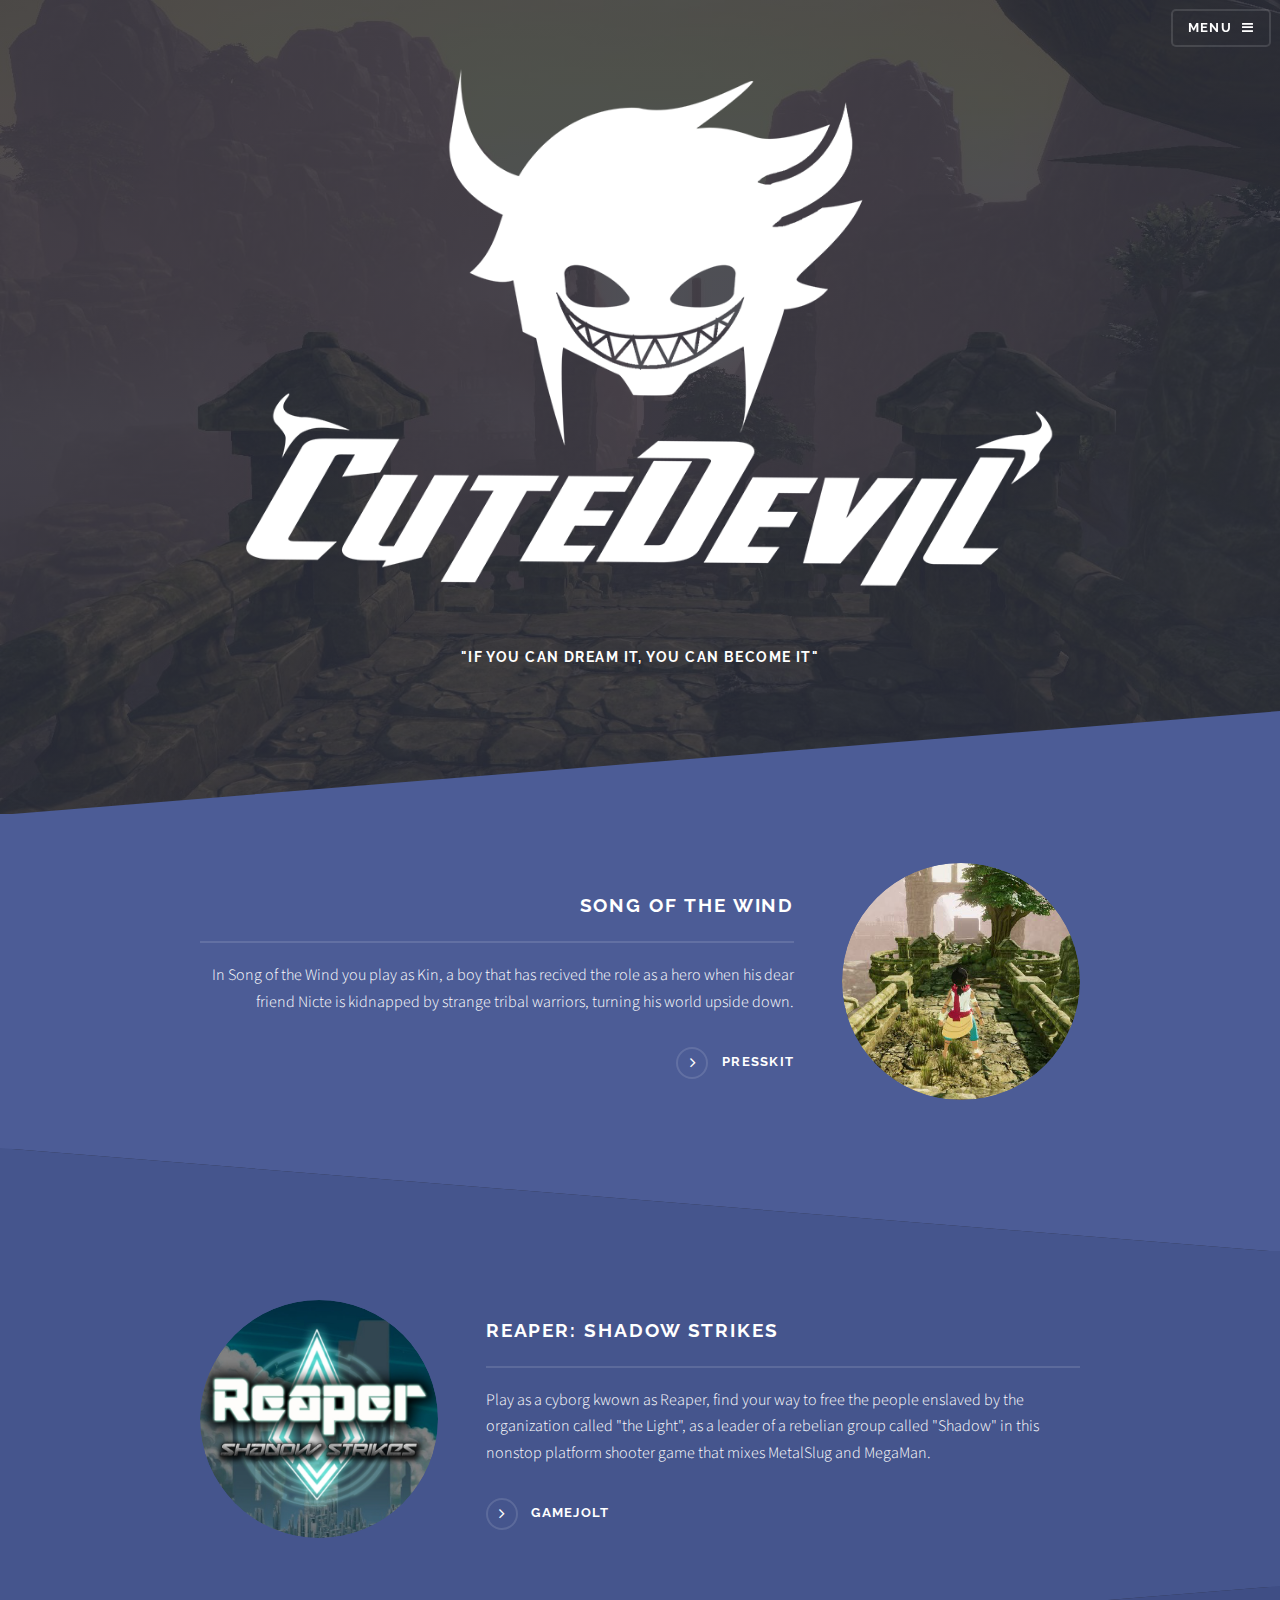
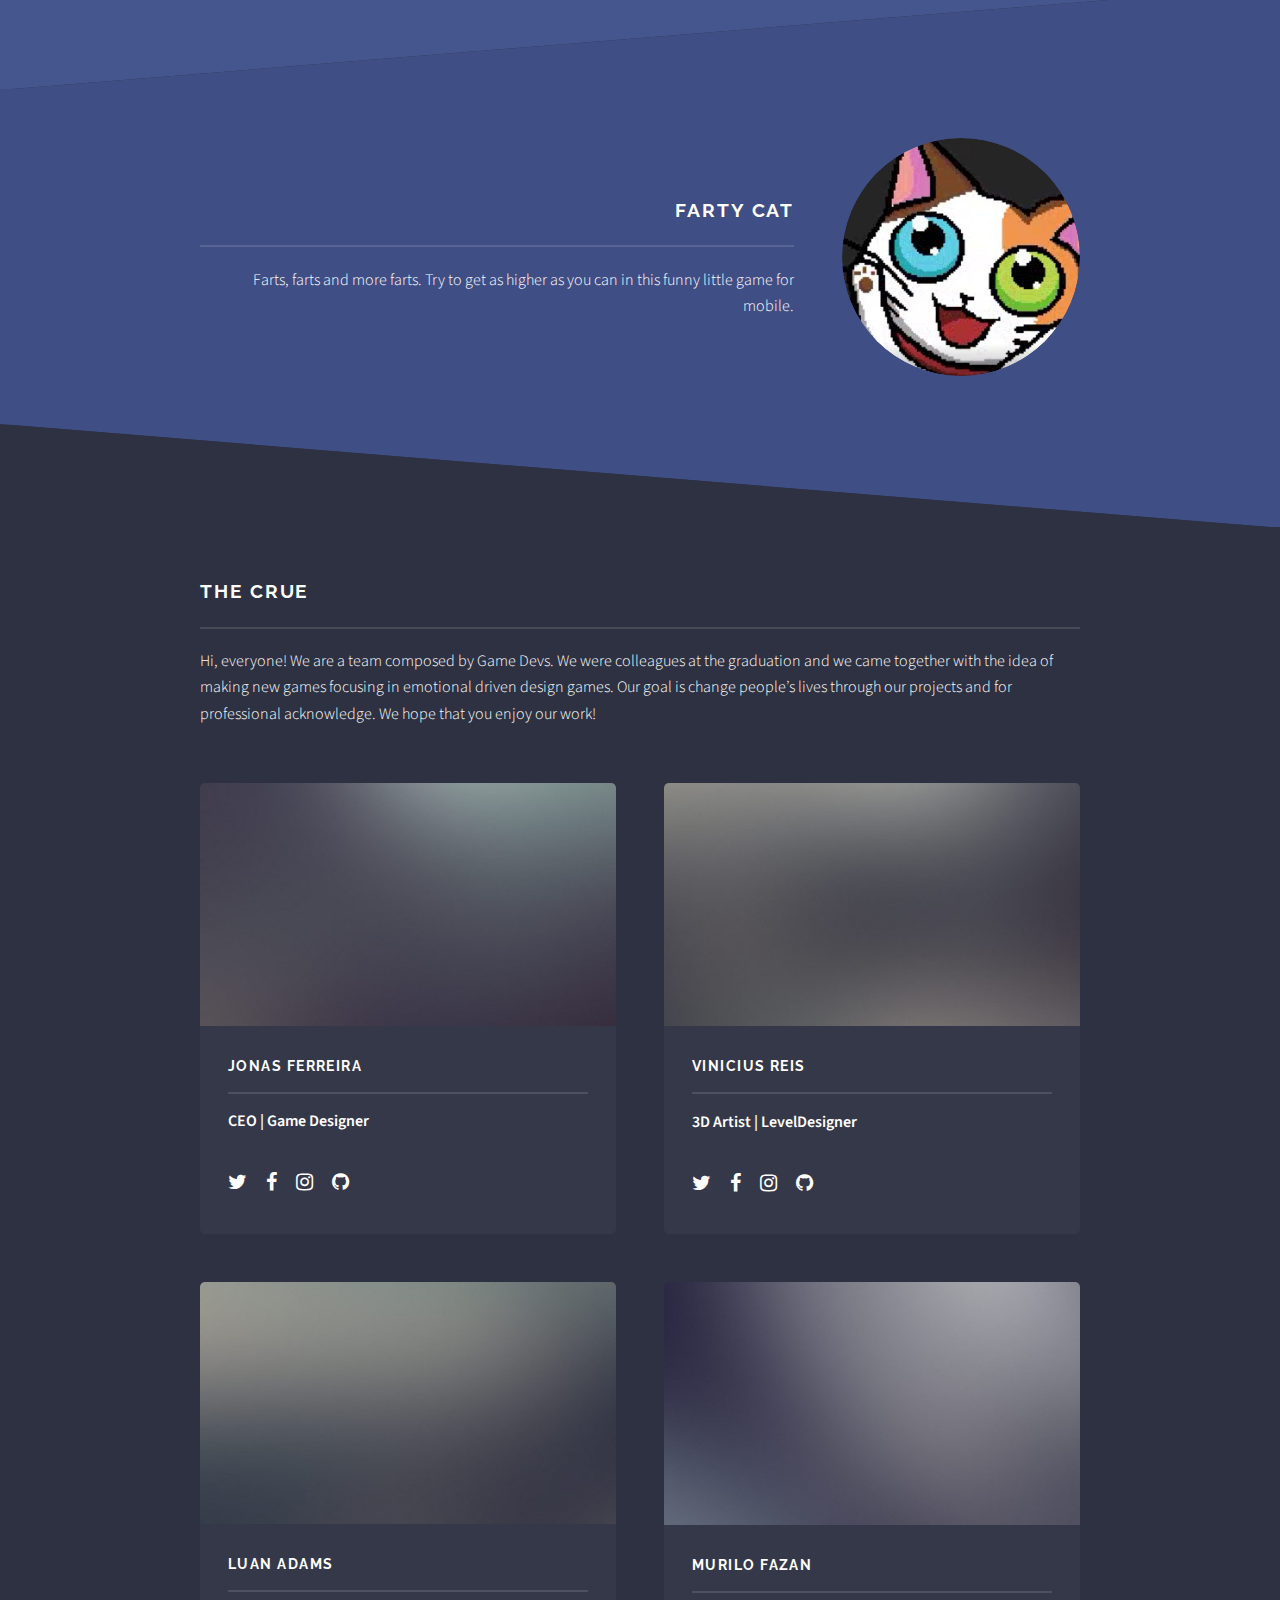
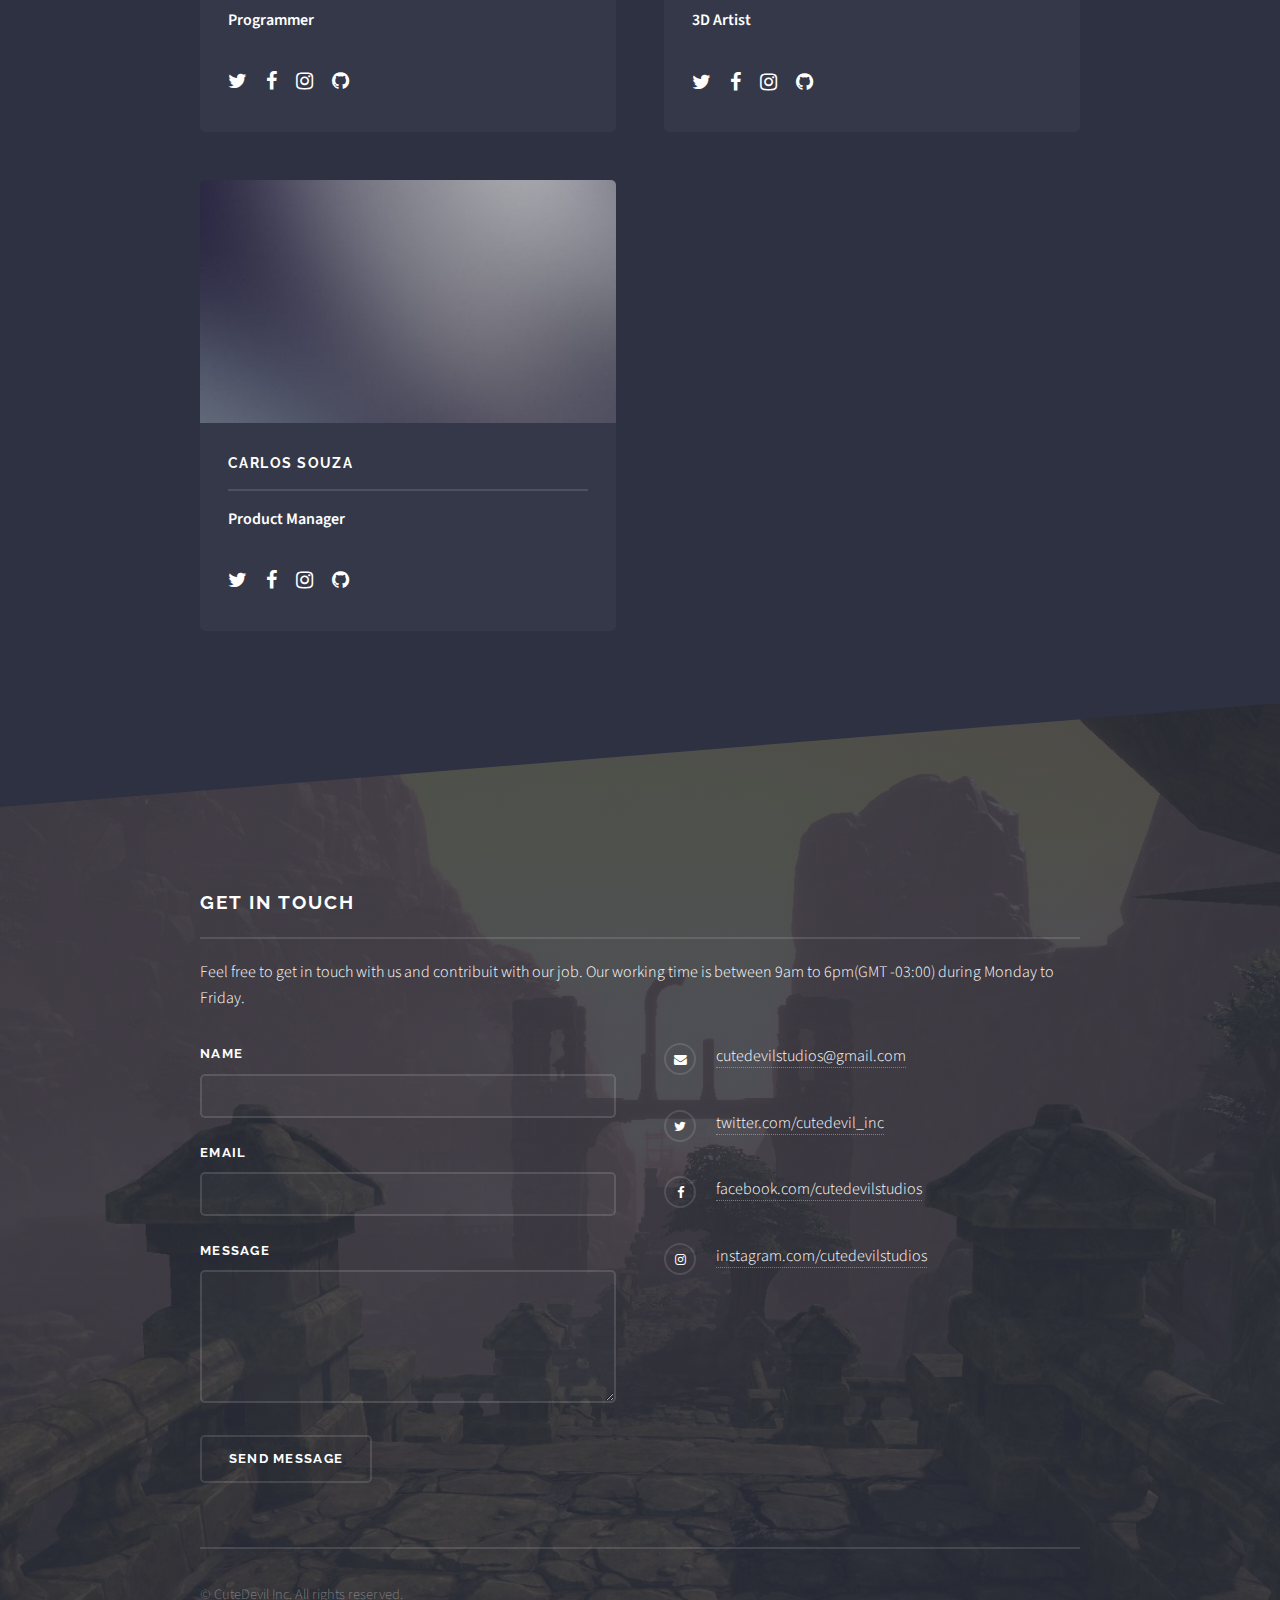
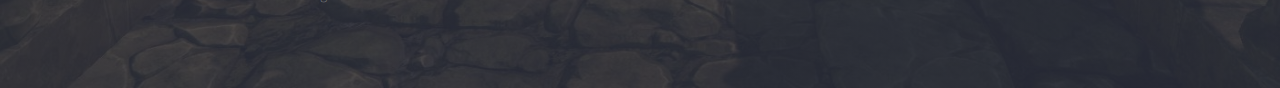
<file: index.html>
<!DOCTYPE HTML>
<!--
	Solid State by HTML5 UP
	html5up.net | @ajlkn
	Free for personal and commercial use under the CCA 3.0 license (html5up.net/license)
-->
<html>
	<head>
		<title>CuteDevil Studios</title>
		<meta charset="utf-8" />
		 <meta name="description" content="CuteDevil Studios Developer Website">
  		<meta name="keywords" content="games,cutedevil,cutedevilstudios,song of the wind, songofthewind, songofthewing, reaper, reper,repper">
		<meta name="viewport" content="width=device-width, initial-scale=1, user-scalable=no" />
		<link rel="stylesheet" href="assets/css/main.css" />
		<noscript><link rel="stylesheet" href="assets/css/noscript.css" /></noscript>
	</head>
	<body class="is-preload">

		<!-- Page Wrapper -->
			<div id="page-wrapper">

				<!-- Header -->
					<header id="header" class="alt">
						<h1><a href="index.html">CuteDevil</a></h1>
						<nav>
							<a href="#menu">Menu</a>
						</nav>
					</header>

				<!-- Menu -->
					<nav id="menu">
						<div class="inner">
							<h2>Menu</h2>
							<ul class="links">
								<li><a href="index.html">Home</a></li>
								<li><a href="#wrapper">Games</a></li>
								<li><a href="#four">The Crue</a></li>
								<li><a href="#footer">Get in Touch</a></li>
								<!--<li><a href="generic.html">Generic</a></li>
								<li><a href="elements.html">Elements</a></li>
								<li><a href="#">Log In</a></li>
								<li><a href="#">Sign Up</a></li>-->
							</ul>
							<a href="#" class="close">Close</a>
						</div>
					</nav>

				<!-- Banner -->
					<section id="banner">
						<div class="inner">
							<div class="logo"><img src="images/cutedevil_logo.png" height="auto" width="100%"></div>
							<h3 align= "center">"If you can dream it, you can become it"</h3>
							<!--<p>The boom phrase for blowing their minds!</p> -->
						</div>
					</section>

				<!-- Wrapper -->
					<section id="wrapper">

						<!-- One -->
							<section id="one" class="wrapper spotlight style1">
								<div class="inner">
									<a href="#" class="image"><img src="images/pic01.jpg" alt="" /></a>
									<div class="content">
										<h2 class="major">Song of the Wind</h2>
										<p>In Song of the Wind you play as Kin, a boy that has recived the role as a hero when his dear friend Nicte is kidnapped by strange tribal warriors, turning his world upside down.</p>
										<a href="presskit.html" class="special">PressKit</a>
									</div>
								</div>
							</section>

						<!-- Two -->
							<section id="two" class="wrapper alt spotlight style2">
								<div class="inner">
									<a href="#" class="image"><img src="images/reaper_logo.jpg" alt="" /></a>
									<div class="content">
										<h2 class="major">Reaper: Shadow Strikes</h2>
										<p>Play as a cyborg kwown as Reaper, find your way to free the people enslaved by the organization called "the Light", as a leader of a rebelian group called "Shadow" in this nonstop platform shooter game that mixes MetalSlug and MegaMan.</p>
										<a href="https://gamejolt.com/games/reaper-shadow-strikes/142666" class="special">GameJolt</a>
									</div>
								</div>
							</section>

						<!-- Three -->
							<section id="three" class="wrapper spotlight style3">
								<div class="inner">
									<a href="#" class="image"><img src="images/pic03.jpg" alt="" /></a>
									<div class="content">
										<h2 class="major">Farty Cat</h2>
										<p>Farts, farts and more farts. Try to get as higher as you can in this funny little game for mobile.</p>
										<!--<a href="#" class="special">Learn more</a>-->
									</div>
								</div>
							</section>

						<!-- Four -->
							<section id="four" class="wrapper alt style1">
								<div class="inner">
									<h2 class="major">The Crue</h2>
									<p>Hi, everyone! We are a team composed by Game Devs. We were colleagues at the graduation and we came together with the idea of making new games focusing in emotional driven design games. Our goal is change people’s lives through our projects and for professional acknowledge. We hope that you enjoy our work!</p>
									<section class="features">
										<article>
											<a href="#" class="image"><img src="images/pic04.jpg" alt="" /></a>
											<h3 class="major">Jonas Ferreira</h3>
											<p><b> CEO | Game Designer </b> <br><!--consectetur adipiscing vehicula id nulla dignissim dapibus ultrices.--></p>
											<ul class="icons">
													<li><a href="#" class="icon fa-twitter"><span class="label">Twitter</span></a></li>
													<li><a href="#" class="icon fa-facebook"><span class="label">Facebook</span></a></li>
													<li><a href="#" class="icon fa-instagram"><span class="label">Instagram</span></a></li>
													<li><a href="#" class="icon fa-github"><span class="label">Github</span></a></li>
													<li><a href="#" class="icon fa-artstation"><span class="label">Github</span></a></li>
												</ul>
										</article>
										<article>
											<a href="#" class="image"><img src="images/pic05.jpg" alt="" /></a>
											<h3 class="major">Vinicius Reis</h3>
											<p><b>3D Artist | LevelDesigner</b> <br><!-- consectetur adipiscing vehicula id nulla dignissim dapibus ultrices.--></p>
											<ul class="icons">
													<li><a href="#" class="icon fa-twitter"><span class="label">Twitter</span></a></li>
													<li><a href="#" class="icon fa-facebook"><span class="label">Facebook</span></a></li>
													<li><a href="#" class="icon fa-instagram"><span class="label">Instagram</span></a></li>
													<li><a href="#" class="icon fa-github"><span class="label">Github</span></a></li>
													<li><a href="#" class="icon fa-artstation"><span class="label">Github</span></a></li>
												</ul>
										</article>
										<article>
											<a href="#" class="image"><img src="images/pic06.jpg" alt="" /></a>
											<h3 class="major">Luan Adams</h3>
											<p><b>Programmer</b> <br><!--consectetur adipiscing vehicula id nulla dignissim dapibus ultrices.--></p>
											<ul class="icons">
													<li><a href="#" class="icon fa-twitter"><span class="label">Twitter</span></a></li>
													<li><a href="#" class="icon fa-facebook"><span class="label">Facebook</span></a></li>
													<li><a href="#" class="icon fa-instagram"><span class="label">Instagram</span></a></li>
													<li><a href="#" class="icon fa-github"><span class="label">Github</span></a></li>
													<li><a href="#" class="icon fa-artstation"><span class="label">Github</span></a></li>
												</ul>
										</article>
										<article>
											<a href="#" class="image"><img src="images/pic07.jpg" alt="" /></a>
											<h3 class="major">Murilo Fazan</h3>
											<p><b>3D Artist</b> <br><!--consectetur adipiscing vehicula id nulla dignissim dapibus ultrices.--></p>
											<ul class="icons">
													<li><a href="#" class="icon fa-twitter"><span class="label">Twitter</span></a></li>
													<li><a href="#" class="icon fa-facebook"><span class="label">Facebook</span></a></li>
													<li><a href="#" class="icon fa-instagram"><span class="label">Instagram</span></a></li>
													<li><a href="#" class="icon fa-github"><span class="label">Github</span></a></li>
													<li><a href="#" class="icon fa-artstation"><span class="label">Github</span></a></li>
												</ul>
										</article>
										<article>
											<a href="#" class="image"><img src="images/pic07.jpg" alt="" /></a>
											<h3 class="major">Carlos Souza</h3>
											<p><b>Product Manager</b> <br><!--consectetur adipiscing vehicula id nulla dignissim dapibus ultrices.--></p>
											<ul class="icons">
													<li><a href="#" class="icon fa-twitter"><span class="label">Twitter</span></a></li>
													<li><a href="#" class="icon fa-facebook"><span class="label">Facebook</span></a></li>
													<li><a href="#" class="icon fa-instagram"><span class="label">Instagram</span></a></li>
													<li><a href="#" class="icon fa-github"><span class="label">Github</span></a></li>
													<li><a href="#" class="icon fa-artstation"><span class="label">Github</span></a></li>
												</ul>
										</article>
									</section>
									<!--<ul class="actions">
										<li><a href="#" class="button">Browse All</a></li>
									</ul>-->
								</div>
							</section>

					</section>

				<!-- Footer -->
					<section id="footer">
						<div class="inner">
							<h2 class="major">Get in touch</h2>
							<p>Feel free to get in touch with us and contribuit with our job. Our working time is between 9am to 6pm(GMT -03:00) during Monday to Friday.</p>
							<form method="post" action="#">
								<div class="fields">
									<div class="field">
										<label for="name">Name</label>
										<input type="text" name="name" id="name" />
									</div>
									<div class="field">
										<label for="email">Email</label>
										<input type="email" name="email" id="email" />
									</div>
									<div class="field">
										<label for="message">Message</label>
										<textarea name="message" id="message" rows="4"></textarea>
									</div>
								</div>
								<ul class="actions">
									<li><input type="submit" value="Send Message" /></li>
								</ul>
							</form>
							<ul class="contact">
								<!--<li class="fa-home">
									Untitled Inc<br />
									1234 Somewhere Road Suite #2894<br />
									Nashville, TN 00000-0000
								</li>-->
								<!--<li class="fa-phone">(000) 000-0000</li>-->
								<li class="fa-envelope"><a href="mailto:cutedevilstudios@gmail.com?Subject=Hello%20CuteDevil">cutedevilstudios@gmail.com</a></li>
								<li class="fa-twitter"><a href="http://twitter.com/cutedevil_inc">twitter.com/cutedevil_inc</a></li>
								<li class="fa-facebook"><a href="http://facebook.com/cutedevilstudios">facebook.com/cutedevilstudios</a></li>
								<li class="fa-instagram"><a href="http://instagram.com/cutedevilstudios">instagram.com/cutedevilstudios</a></li>
							</ul>
							<ul class="copyright">
								<li>&copy; CuteDevil Inc. All rights reserved.</li><!--<li>Design: <a href="http://html5up.net">HTML5 UP</a></li>-->
							</ul>
						</div>
					</section>

			</div>

		<!-- Scripts -->
			<script src="assets/js/jquery.min.js"></script>
			<script src="assets/js/jquery.scrollex.min.js"></script>
			<script src="assets/js/browser.min.js"></script>
			<script src="assets/js/breakpoints.min.js"></script>
			<script src="assets/js/util.js"></script>
			<script src="assets/js/main.js"></script>

	</body>
</html>
</file>
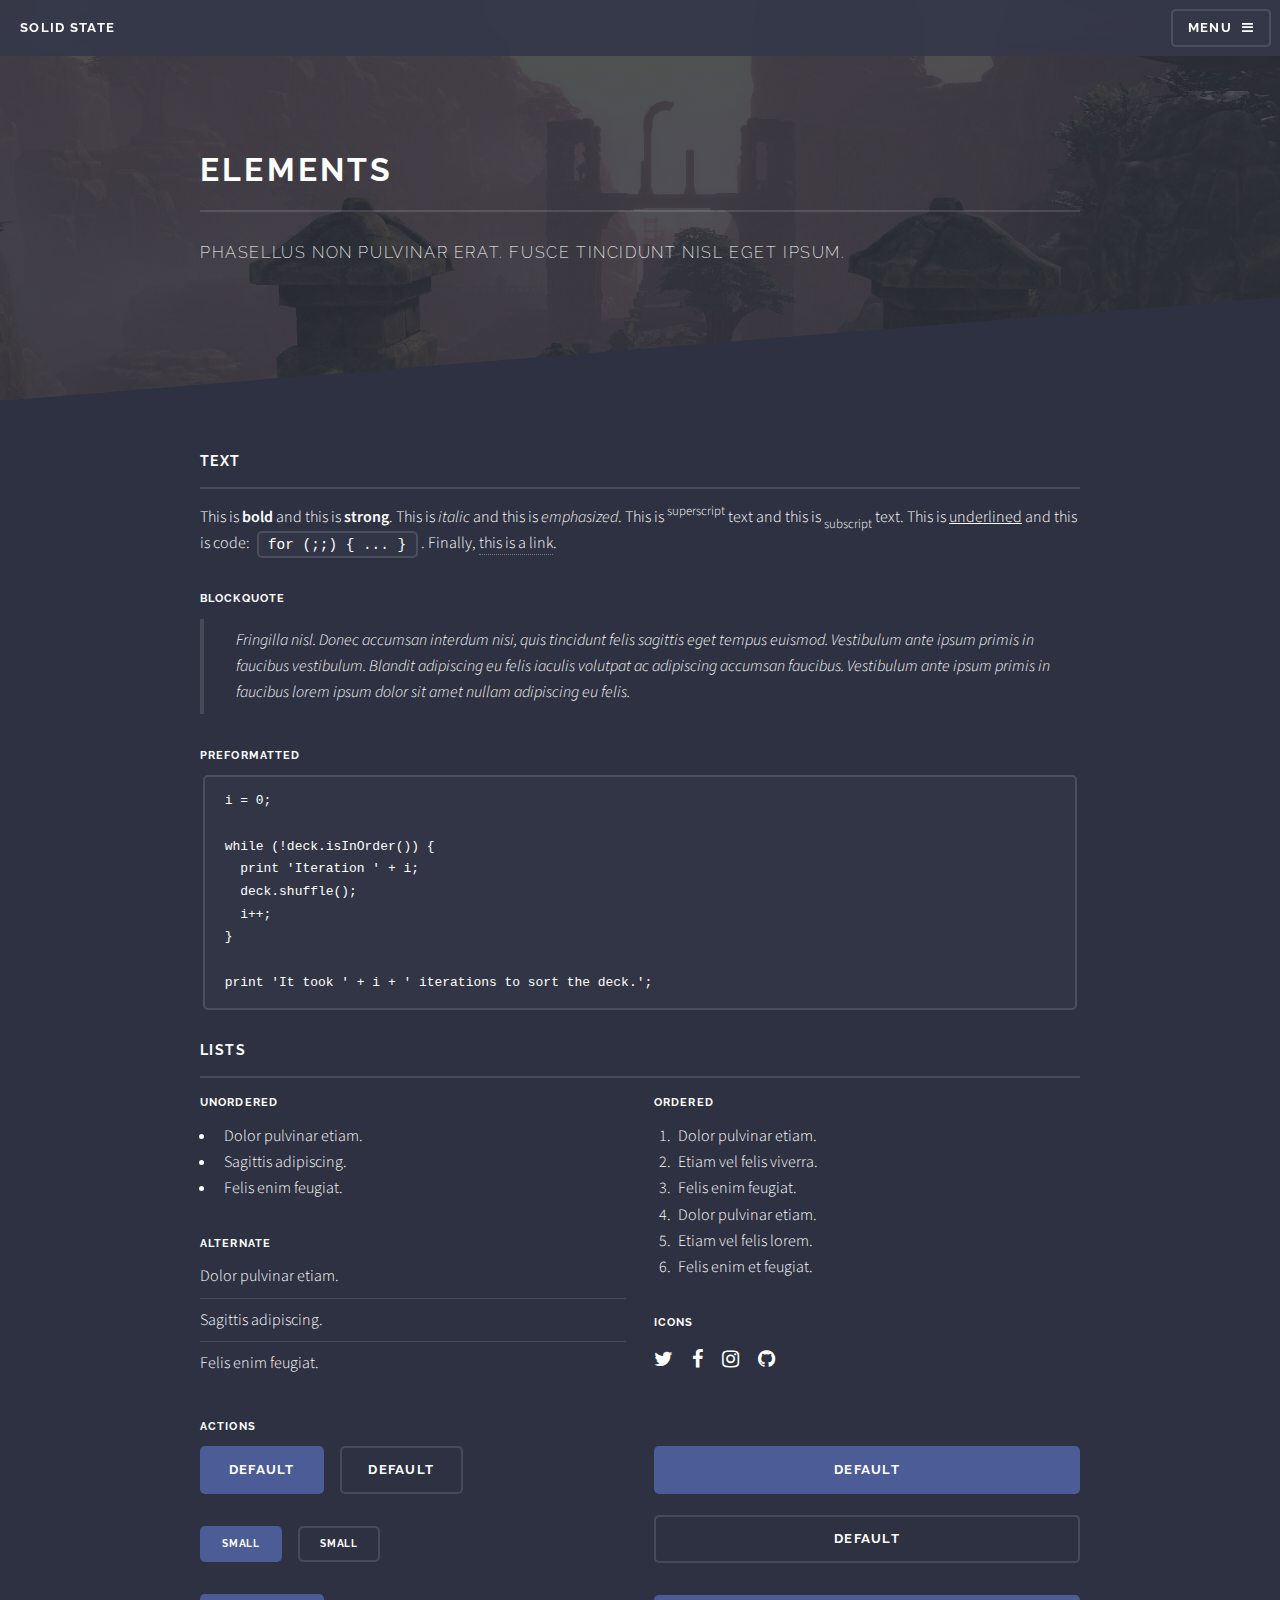
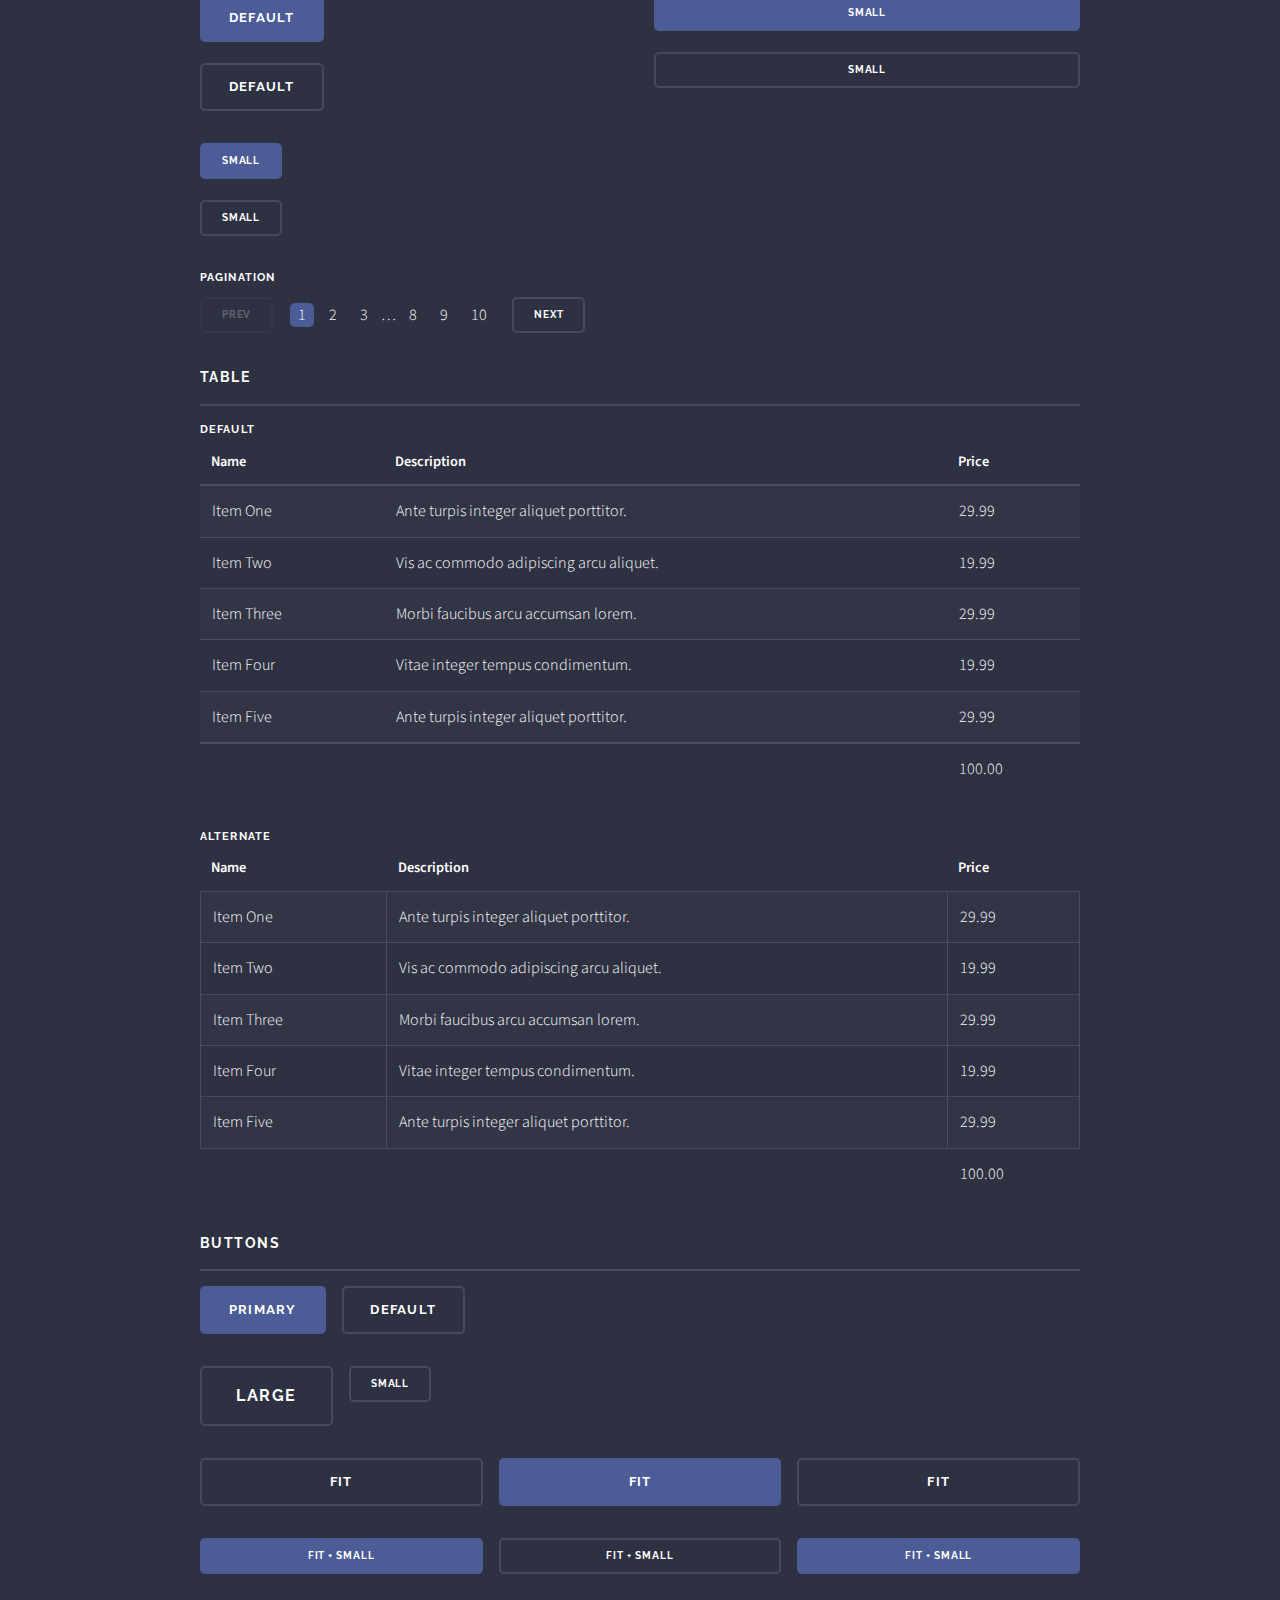
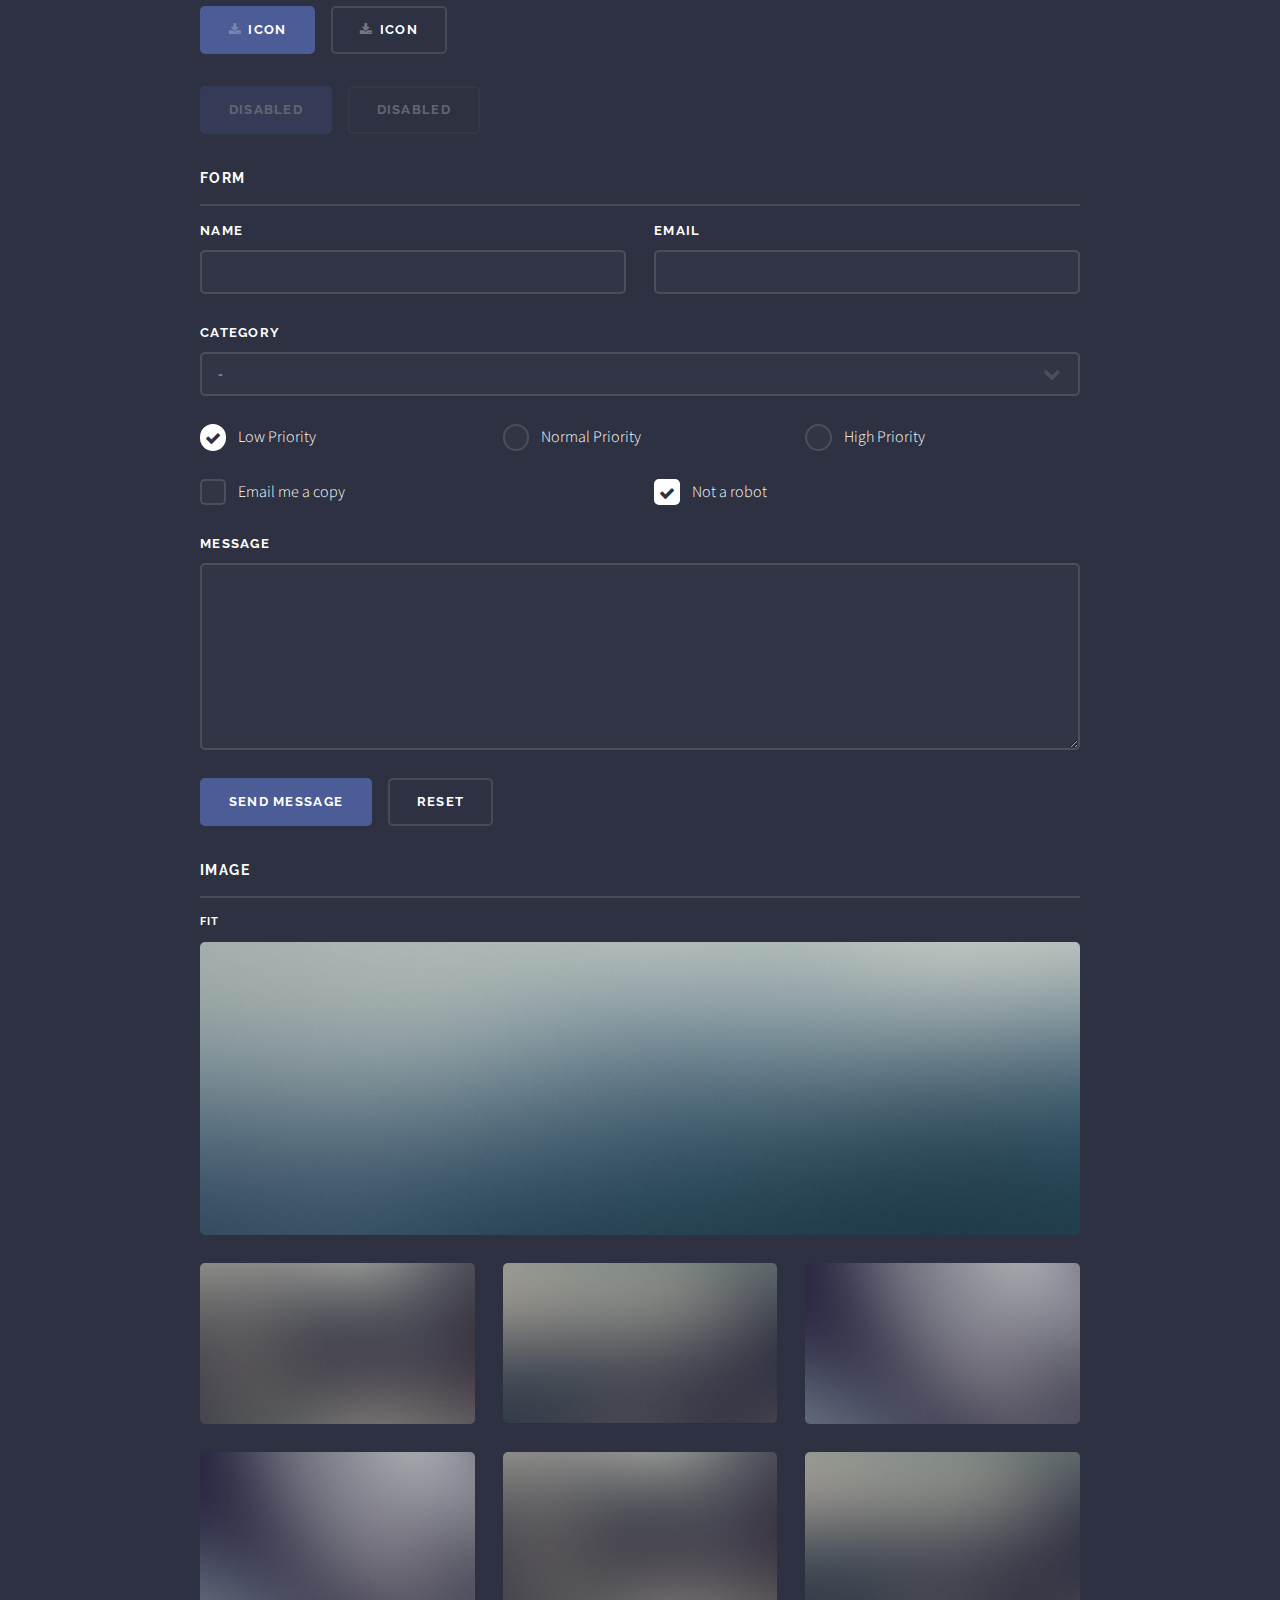
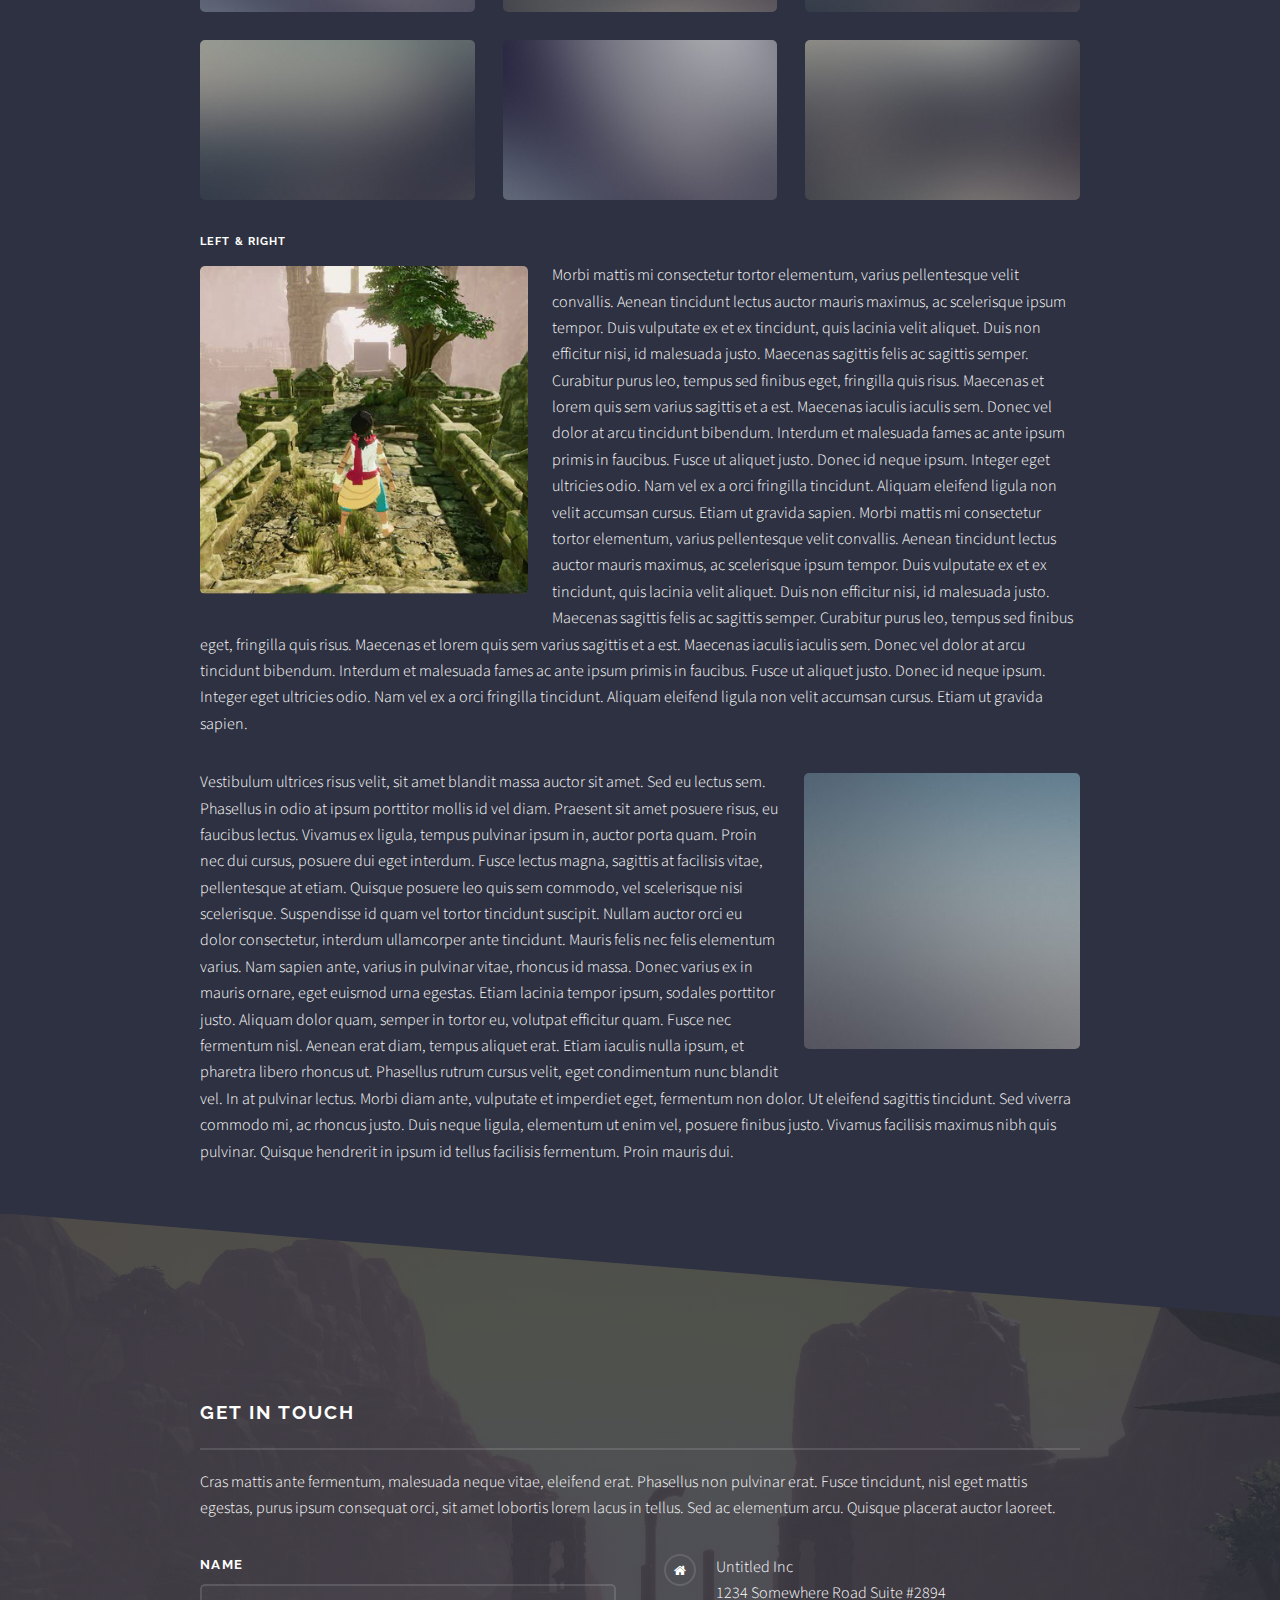
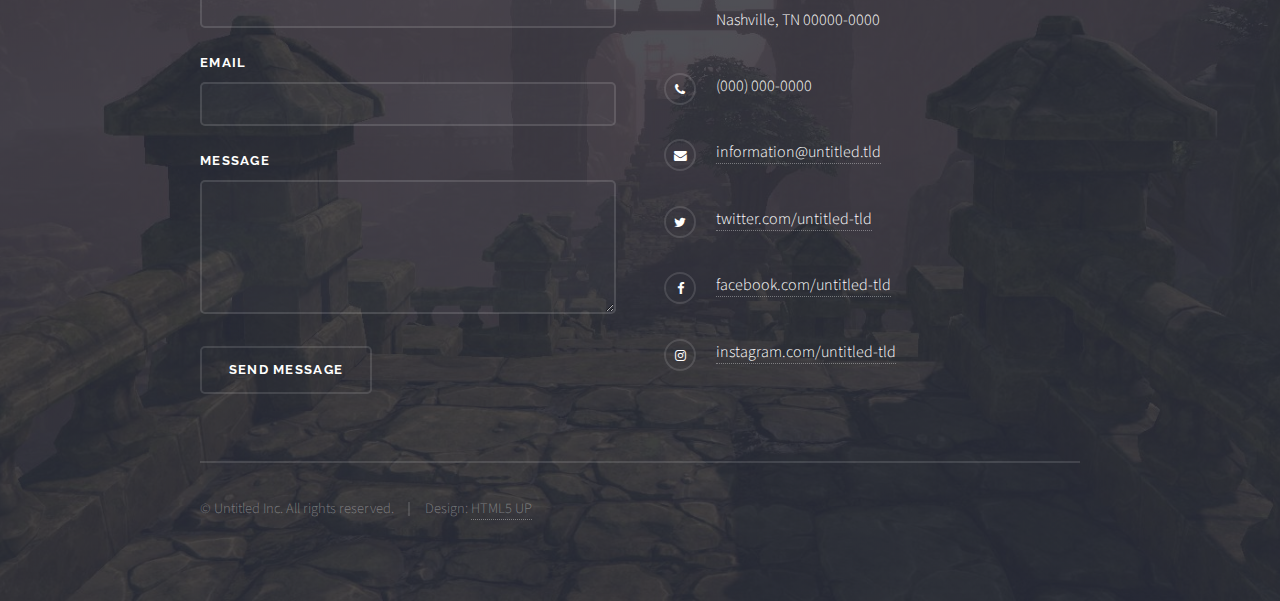
<file: elements.html>
<!DOCTYPE HTML>
<!--
	Solid State by HTML5 UP
	html5up.net | @ajlkn
	Free for personal and commercial use under the CCA 3.0 license (html5up.net/license)
-->
<html>
	<head>
		<title>Elements - Solid State by HTML5 UP</title>
		<meta charset="utf-8" />
		<meta name="viewport" content="width=device-width, initial-scale=1, user-scalable=no" />
		<link rel="stylesheet" href="assets/css/main.css" />
		<noscript><link rel="stylesheet" href="assets/css/noscript.css" /></noscript>
	</head>
	<body class="is-preload">

		<!-- Page Wrapper -->
			<div id="page-wrapper">

				<!-- Header -->
					<header id="header">
						<h1><a href="index.html">Solid State</a></h1>
						<nav>
							<a href="#menu">Menu</a>
						</nav>
					</header>

				<!-- Menu -->
					<nav id="menu">
						<div class="inner">
							<h2>Menu</h2>
							<ul class="links">
								<li><a href="index.html">Home</a></li>
								<li><a href="generic.html">Generic</a></li>
								<li><a href="elements.html">Elements</a></li>
								<li><a href="#">Log In</a></li>
								<li><a href="#">Sign Up</a></li>
							</ul>
							<a href="#" class="close">Close</a>
						</div>
					</nav>

				<!-- Wrapper -->
					<section id="wrapper">
						<header>
							<div class="inner">
								<h2>Elements</h2>
								<p>Phasellus non pulvinar erat. Fusce tincidunt nisl eget ipsum.</p>
							</div>
						</header>

						<!-- Content -->
							<div class="wrapper">
								<div class="inner">

									<section>
										<h3 class="major">Text</h3>
										<p>This is <b>bold</b> and this is <strong>strong</strong>. This is <i>italic</i> and this is <em>emphasized</em>.
										This is <sup>superscript</sup> text and this is <sub>subscript</sub> text.
										This is <u>underlined</u> and this is code: <code>for (;;) { ... }</code>. Finally, <a href="#">this is a link</a>.</p>
										<h4>Blockquote</h4>
										<blockquote>Fringilla nisl. Donec accumsan interdum nisi, quis tincidunt felis sagittis eget tempus euismod. Vestibulum ante ipsum primis in faucibus vestibulum. Blandit adipiscing eu felis iaculis volutpat ac adipiscing accumsan faucibus. Vestibulum ante ipsum primis in faucibus lorem ipsum dolor sit amet nullam adipiscing eu felis.</blockquote>
										<h4>Preformatted</h4>
										<pre><code>i = 0;

while (!deck.isInOrder()) {
  print 'Iteration ' + i;
  deck.shuffle();
  i++;
}

print 'It took ' + i + ' iterations to sort the deck.';</code></pre>
									</section>

									<section>
										<h3 class="major">Lists</h3>
										<div class="row">
											<div class="col-6 col-12-medium">
												<h4>Unordered</h4>
												<ul>
													<li>Dolor pulvinar etiam.</li>
													<li>Sagittis adipiscing.</li>
													<li>Felis enim feugiat.</li>
												</ul>
												<h4>Alternate</h4>
												<ul class="alt">
													<li>Dolor pulvinar etiam.</li>
													<li>Sagittis adipiscing.</li>
													<li>Felis enim feugiat.</li>
												</ul>
											</div>
											<div class="col-6 col-12-medium">
												<h4>Ordered</h4>
												<ol>
													<li>Dolor pulvinar etiam.</li>
													<li>Etiam vel felis viverra.</li>
													<li>Felis enim feugiat.</li>
													<li>Dolor pulvinar etiam.</li>
													<li>Etiam vel felis lorem.</li>
													<li>Felis enim et feugiat.</li>
												</ol>
												<h4>Icons</h4>
												<ul class="icons">
													<li><a href="#" class="icon fa-twitter"><span class="label">Twitter</span></a></li>
													<li><a href="#" class="icon fa-facebook"><span class="label">Facebook</span></a></li>
													<li><a href="#" class="icon fa-instagram"><span class="label">Instagram</span></a></li>
													<li><a href="#" class="icon fa-github"><span class="label">Github</span></a></li>
												</ul>
											</div>
										</div>
										<h4>Actions</h4>
										<div class="row">
											<div class="col-6 col-12-medium">
												<ul class="actions">
													<li><a href="#" class="button primary">Default</a></li>
													<li><a href="#" class="button">Default</a></li>
												</ul>
												<ul class="actions small">
													<li><a href="#" class="button primary small">Small</a></li>
													<li><a href="#" class="button small">Small</a></li>
												</ul>
												<ul class="actions stacked">
													<li><a href="#" class="button primary">Default</a></li>
													<li><a href="#" class="button">Default</a></li>
												</ul>
												<ul class="actions stacked small">
													<li><a href="#" class="button primary small">Small</a></li>
													<li><a href="#" class="button small">Small</a></li>
												</ul>
											</div>
											<div class="col-6 col-12-medium">
												<ul class="actions stacked">
													<li><a href="#" class="button primary fit">Default</a></li>
													<li><a href="#" class="button fit">Default</a></li>
												</ul>
												<ul class="actions stacked small">
													<li><a href="#" class="button primary small fit">Small</a></li>
													<li><a href="#" class="button small fit">Small</a></li>
												</ul>
											</div>
										</div>
										<h4>Pagination</h4>
										<ul class="pagination">
											<li><span class="button small disabled">Prev</span></li>
											<li><a href="#" class="page active">1</a></li>
											<li><a href="#" class="page">2</a></li>
											<li><a href="#" class="page">3</a></li>
											<li><span>&hellip;</span></li>
											<li><a href="#" class="page">8</a></li>
											<li><a href="#" class="page">9</a></li>
											<li><a href="#" class="page">10</a></li>
											<li><a href="#" class="button small">Next</a></li>
										</ul>
									</section>

									<section>
										<h3 class="major">Table</h3>
										<h4>Default</h4>
										<div class="table-wrapper">
											<table>
												<thead>
													<tr>
														<th>Name</th>
														<th>Description</th>
														<th>Price</th>
													</tr>
												</thead>
												<tbody>
													<tr>
														<td>Item One</td>
														<td>Ante turpis integer aliquet porttitor.</td>
														<td>29.99</td>
													</tr>
													<tr>
														<td>Item Two</td>
														<td>Vis ac commodo adipiscing arcu aliquet.</td>
														<td>19.99</td>
													</tr>
													<tr>
														<td>Item Three</td>
														<td> Morbi faucibus arcu accumsan lorem.</td>
														<td>29.99</td>
													</tr>
													<tr>
														<td>Item Four</td>
														<td>Vitae integer tempus condimentum.</td>
														<td>19.99</td>
													</tr>
													<tr>
														<td>Item Five</td>
														<td>Ante turpis integer aliquet porttitor.</td>
														<td>29.99</td>
													</tr>
												</tbody>
												<tfoot>
													<tr>
														<td colspan="2"></td>
														<td>100.00</td>
													</tr>
												</tfoot>
											</table>
										</div>

										<h4>Alternate</h4>
										<div class="table-wrapper">
											<table class="alt">
												<thead>
													<tr>
														<th>Name</th>
														<th>Description</th>
														<th>Price</th>
													</tr>
												</thead>
												<tbody>
													<tr>
														<td>Item One</td>
														<td>Ante turpis integer aliquet porttitor.</td>
														<td>29.99</td>
													</tr>
													<tr>
														<td>Item Two</td>
														<td>Vis ac commodo adipiscing arcu aliquet.</td>
														<td>19.99</td>
													</tr>
													<tr>
														<td>Item Three</td>
														<td> Morbi faucibus arcu accumsan lorem.</td>
														<td>29.99</td>
													</tr>
													<tr>
														<td>Item Four</td>
														<td>Vitae integer tempus condimentum.</td>
														<td>19.99</td>
													</tr>
													<tr>
														<td>Item Five</td>
														<td>Ante turpis integer aliquet porttitor.</td>
														<td>29.99</td>
													</tr>
												</tbody>
												<tfoot>
													<tr>
														<td colspan="2"></td>
														<td>100.00</td>
													</tr>
												</tfoot>
											</table>
										</div>
									</section>

									<section>
										<h3 class="major">Buttons</h3>
										<ul class="actions">
											<li><a href="#" class="button primary">Primary</a></li>
											<li><a href="#" class="button">Default</a></li>
										</ul>
										<ul class="actions">
											<li><a href="#" class="button large">Large</a></li>
											<li><a href="#" class="button small">Small</a></li>
										</ul>
										<ul class="actions fit">
											<li><a href="#" class="button fit">Fit</a></li>
											<li><a href="#" class="button primary fit">Fit</a></li>
											<li><a href="#" class="button fit">Fit</a></li>
										</ul>
										<ul class="actions fit small">
											<li><a href="#" class="button primary fit small">Fit + Small</a></li>
											<li><a href="#" class="button fit small">Fit + Small</a></li>
											<li><a href="#" class="button primary fit small">Fit + Small</a></li>
										</ul>
										<ul class="actions">
											<li><a href="#" class="button primary icon fa-download">Icon</a></li>
											<li><a href="#" class="button icon fa-download">Icon</a></li>
										</ul>
										<ul class="actions">
											<li><span class="button primary disabled">Disabled</span></li>
											<li><span class="button disabled">Disabled</span></li>
										</ul>
									</section>

									<section>
										<h3 class="major">Form</h3>
										<form method="post" action="#">
											<div class="row gtr-uniform">
												<div class="col-6 col-12-xsmall">
													<label for="demo-name">Name</label>
													<input type="text" name="demo-name" id="demo-name" value="" />
												</div>
												<div class="col-6 col-12-xsmall">
													<label for="demo-email">Email</label>
													<input type="email" name="demo-email" id="demo-email" value="" />
												</div>
												<div class="col-12">
													<label for="demo-category">Category</label>
													<select name="demo-category" id="demo-category">
														<option value="">-</option>
														<option value="1">Manufacturing</option>
														<option value="1">Shipping</option>
														<option value="1">Administration</option>
														<option value="1">Human Resources</option>
													</select>
												</div>
												<div class="col-4 col-12-small">
													<input type="radio" id="demo-priority-low" name="demo-priority" checked>
													<label for="demo-priority-low">Low Priority</label>
												</div>
												<div class="col-4 col-12-small">
													<input type="radio" id="demo-priority-normal" name="demo-priority">
													<label for="demo-priority-normal">Normal Priority</label>
												</div>
												<div class="col-4 col-12-small">
													<input type="radio" id="demo-priority-high" name="demo-priority">
													<label for="demo-priority-high">High Priority</label>
												</div>
												<div class="col-6 col-12-small">
													<input type="checkbox" id="demo-copy" name="demo-copy">
													<label for="demo-copy">Email me a copy</label>
												</div>
												<div class="col-6 col-12-small">
													<input type="checkbox" id="demo-human" name="demo-human" checked>
													<label for="demo-human">Not a robot</label>
												</div>
												<div class="col-12">
													<label for="demo-message">Message</label>
													<textarea name="demo-message" id="demo-message" rows="6"></textarea>
												</div>
												<div class="col-12">
													<ul class="actions">
														<li><input type="submit" value="Send Message" class="primary" /></li>
														<li><input type="reset" value="Reset" /></li>
													</ul>
												</div>
											</div>
										</form>
									</section>

									<section>
										<h3 class="major">Image</h3>
										<h4>Fit</h4>
										<div class="box alt">
											<div class="row gtr-uniform">
												<div class="col-12"><span class="image fit"><img src="images/pic08.jpg" alt="" /></span></div>
												<div class="col-4"><span class="image fit"><img src="images/pic05.jpg" alt="" /></span></div>
												<div class="col-4"><span class="image fit"><img src="images/pic06.jpg" alt="" /></span></div>
												<div class="col-4"><span class="image fit"><img src="images/pic07.jpg" alt="" /></span></div>
												<div class="col-4"><span class="image fit"><img src="images/pic07.jpg" alt="" /></span></div>
												<div class="col-4"><span class="image fit"><img src="images/pic05.jpg" alt="" /></span></div>
												<div class="col-4"><span class="image fit"><img src="images/pic06.jpg" alt="" /></span></div>
												<div class="col-4"><span class="image fit"><img src="images/pic06.jpg" alt="" /></span></div>
												<div class="col-4"><span class="image fit"><img src="images/pic07.jpg" alt="" /></span></div>
												<div class="col-4"><span class="image fit"><img src="images/pic05.jpg" alt="" /></span></div>
											</div>
										</div>
										<h4>Left &amp; Right</h4>
										<p><span class="image left"><img src="images/pic01.jpg" alt="" /></span>Morbi mattis mi consectetur tortor elementum, varius pellentesque velit convallis. Aenean tincidunt lectus auctor mauris maximus, ac scelerisque ipsum tempor. Duis vulputate ex et ex tincidunt, quis lacinia velit aliquet. Duis non efficitur nisi, id malesuada justo. Maecenas sagittis felis ac sagittis semper. Curabitur purus leo, tempus sed finibus eget, fringilla quis risus. Maecenas et lorem quis sem varius sagittis et a est. Maecenas iaculis iaculis sem. Donec vel dolor at arcu tincidunt bibendum. Interdum et malesuada fames ac ante ipsum primis in faucibus. Fusce ut aliquet justo. Donec id neque ipsum. Integer eget ultricies odio. Nam vel ex a orci fringilla tincidunt. Aliquam eleifend ligula non velit accumsan cursus. Etiam ut gravida sapien. Morbi mattis mi consectetur tortor elementum, varius pellentesque velit convallis. Aenean tincidunt lectus auctor mauris maximus, ac scelerisque ipsum tempor. Duis vulputate ex et ex tincidunt, quis lacinia velit aliquet. Duis non efficitur nisi, id malesuada justo. Maecenas sagittis felis ac sagittis semper. Curabitur purus leo, tempus sed finibus eget, fringilla quis risus. Maecenas et lorem quis sem varius sagittis et a est. Maecenas iaculis iaculis sem. Donec vel dolor at arcu tincidunt bibendum. Interdum et malesuada fames ac ante ipsum primis in faucibus. Fusce ut aliquet justo. Donec id neque ipsum. Integer eget ultricies odio. Nam vel ex a orci fringilla tincidunt. Aliquam eleifend ligula non velit accumsan cursus. Etiam ut gravida sapien.</p>
										<p><span class="image right"><img src="images/pic02.jpg" alt="" /></span>Vestibulum ultrices risus velit, sit amet blandit massa auctor sit amet. Sed eu lectus sem. Phasellus in odio at ipsum porttitor mollis id vel diam. Praesent sit amet posuere risus, eu faucibus lectus. Vivamus ex ligula, tempus pulvinar ipsum in, auctor porta quam. Proin nec dui cursus, posuere dui eget interdum. Fusce lectus magna, sagittis at facilisis vitae, pellentesque at etiam. Quisque posuere leo quis sem commodo, vel scelerisque nisi scelerisque. Suspendisse id quam vel tortor tincidunt suscipit. Nullam auctor orci eu dolor consectetur, interdum ullamcorper ante tincidunt. Mauris felis nec felis elementum varius. Nam sapien ante, varius in pulvinar vitae, rhoncus id massa. Donec varius ex in mauris ornare, eget euismod urna egestas. Etiam lacinia tempor ipsum, sodales porttitor justo. Aliquam dolor quam, semper in tortor eu, volutpat efficitur quam. Fusce nec fermentum nisl. Aenean erat diam, tempus aliquet erat. Etiam iaculis nulla ipsum, et pharetra libero rhoncus ut. Phasellus rutrum cursus velit, eget condimentum nunc blandit vel. In at pulvinar lectus. Morbi diam ante, vulputate et imperdiet eget, fermentum non dolor. Ut eleifend sagittis tincidunt. Sed viverra commodo mi, ac rhoncus justo. Duis neque ligula, elementum ut enim vel, posuere finibus justo. Vivamus facilisis maximus nibh quis pulvinar. Quisque hendrerit in ipsum id tellus facilisis fermentum. Proin mauris dui.</p>
									</section>

								</div>
							</div>

					</section>

				<!-- Footer -->
					<section id="footer">
						<div class="inner">
							<h2 class="major">Get in touch</h2>
							<p>Cras mattis ante fermentum, malesuada neque vitae, eleifend erat. Phasellus non pulvinar erat. Fusce tincidunt, nisl eget mattis egestas, purus ipsum consequat orci, sit amet lobortis lorem lacus in tellus. Sed ac elementum arcu. Quisque placerat auctor laoreet.</p>
							<form method="post" action="#">
								<div class="fields">
									<div class="field">
										<label for="name">Name</label>
										<input type="text" name="name" id="name" />
									</div>
									<div class="field">
										<label for="email">Email</label>
										<input type="email" name="email" id="email" />
									</div>
									<div class="field">
										<label for="message">Message</label>
										<textarea name="message" id="message" rows="4"></textarea>
									</div>
								</div>
								<ul class="actions">
									<li><input type="submit" value="Send Message" /></li>
								</ul>
							</form>
							<ul class="contact">
								<li class="fa-home">
									Untitled Inc<br />
									1234 Somewhere Road Suite #2894<br />
									Nashville, TN 00000-0000
								</li>
								<li class="fa-phone">(000) 000-0000</li>
								<li class="fa-envelope"><a href="#">information@untitled.tld</a></li>
								<li class="fa-twitter"><a href="#">twitter.com/untitled-tld</a></li>
								<li class="fa-facebook"><a href="#">facebook.com/untitled-tld</a></li>
								<li class="fa-instagram"><a href="#">instagram.com/untitled-tld</a></li>
							</ul>
							<ul class="copyright">
								<li>&copy; Untitled Inc. All rights reserved.</li><li>Design: <a href="http://html5up.net">HTML5 UP</a></li>
							</ul>
						</div>
					</section>

			</div>

		<!-- Scripts -->
			<script src="assets/js/jquery.min.js"></script>
			<script src="assets/js/jquery.scrollex.min.js"></script>
			<script src="assets/js/browser.min.js"></script>
			<script src="assets/js/breakpoints.min.js"></script>
			<script src="assets/js/util.js"></script>
			<script src="assets/js/main.js"></script>

	</body>
</html>
</file>
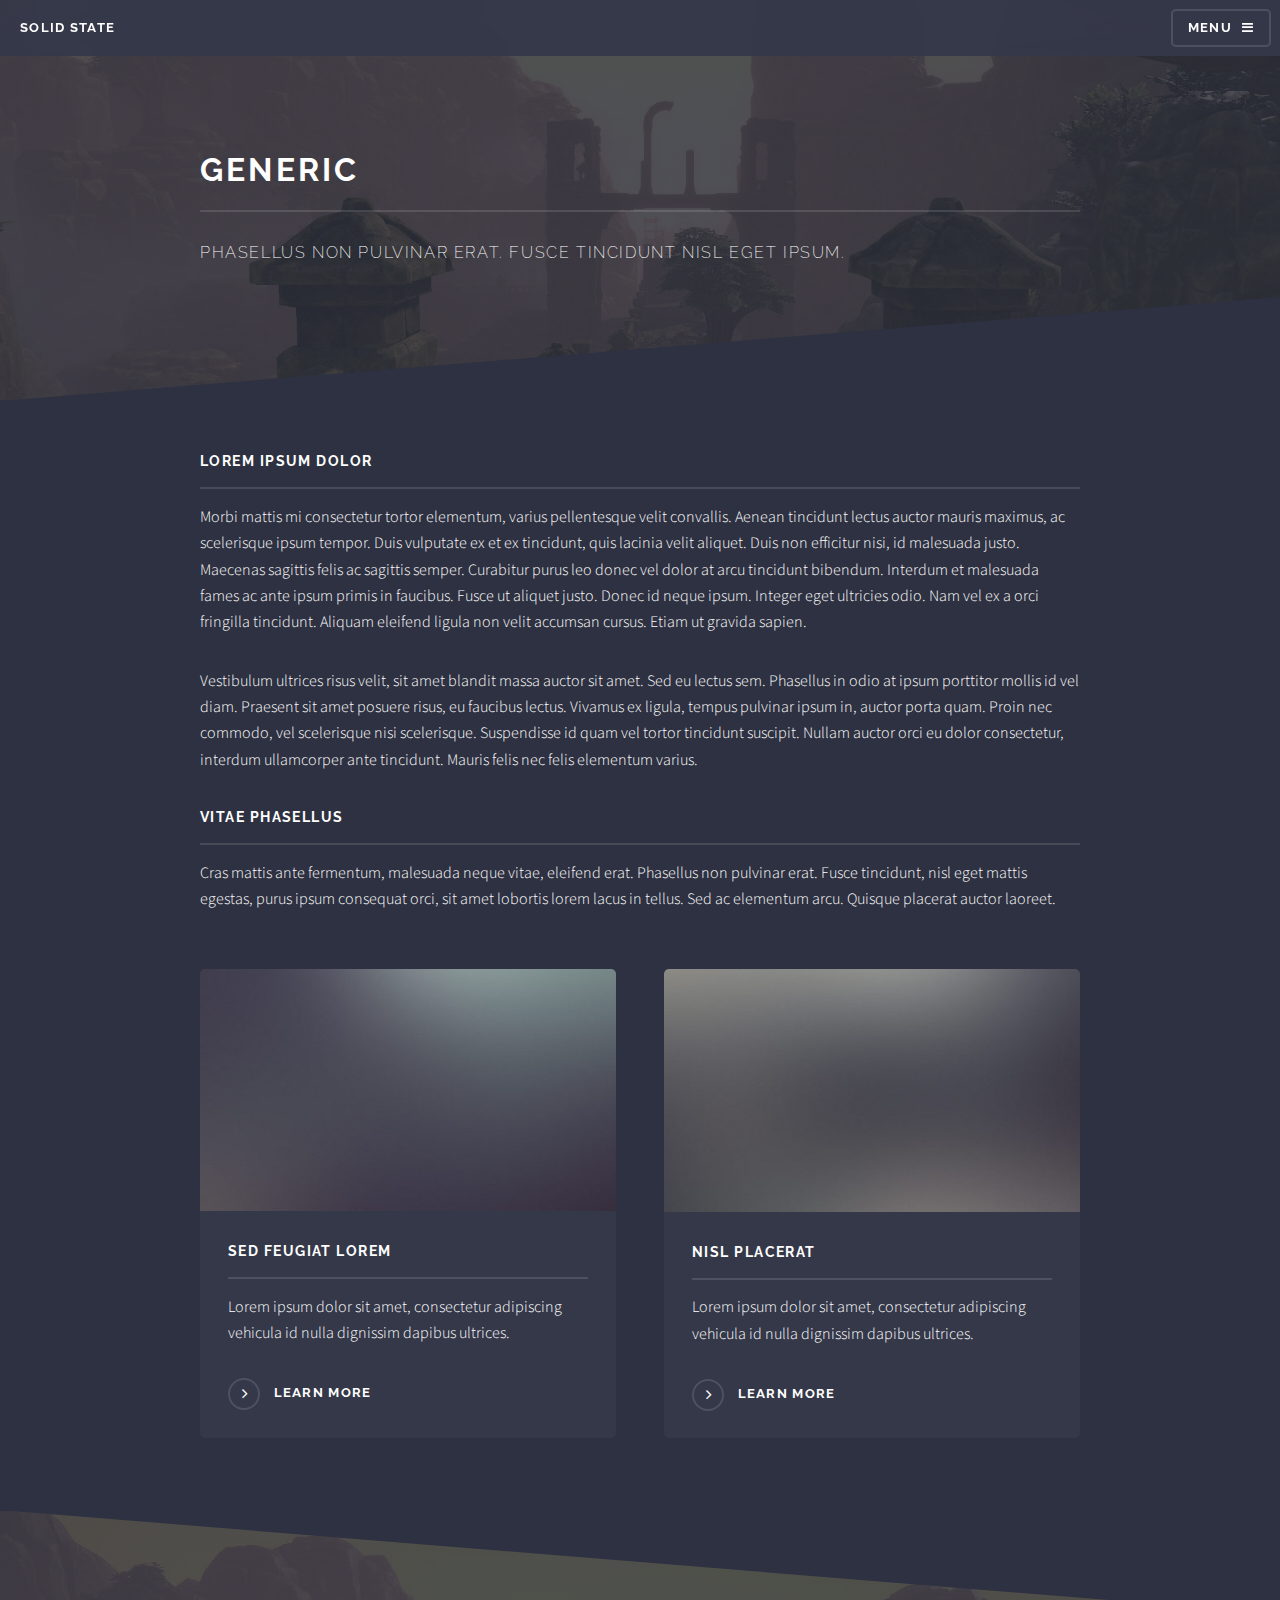
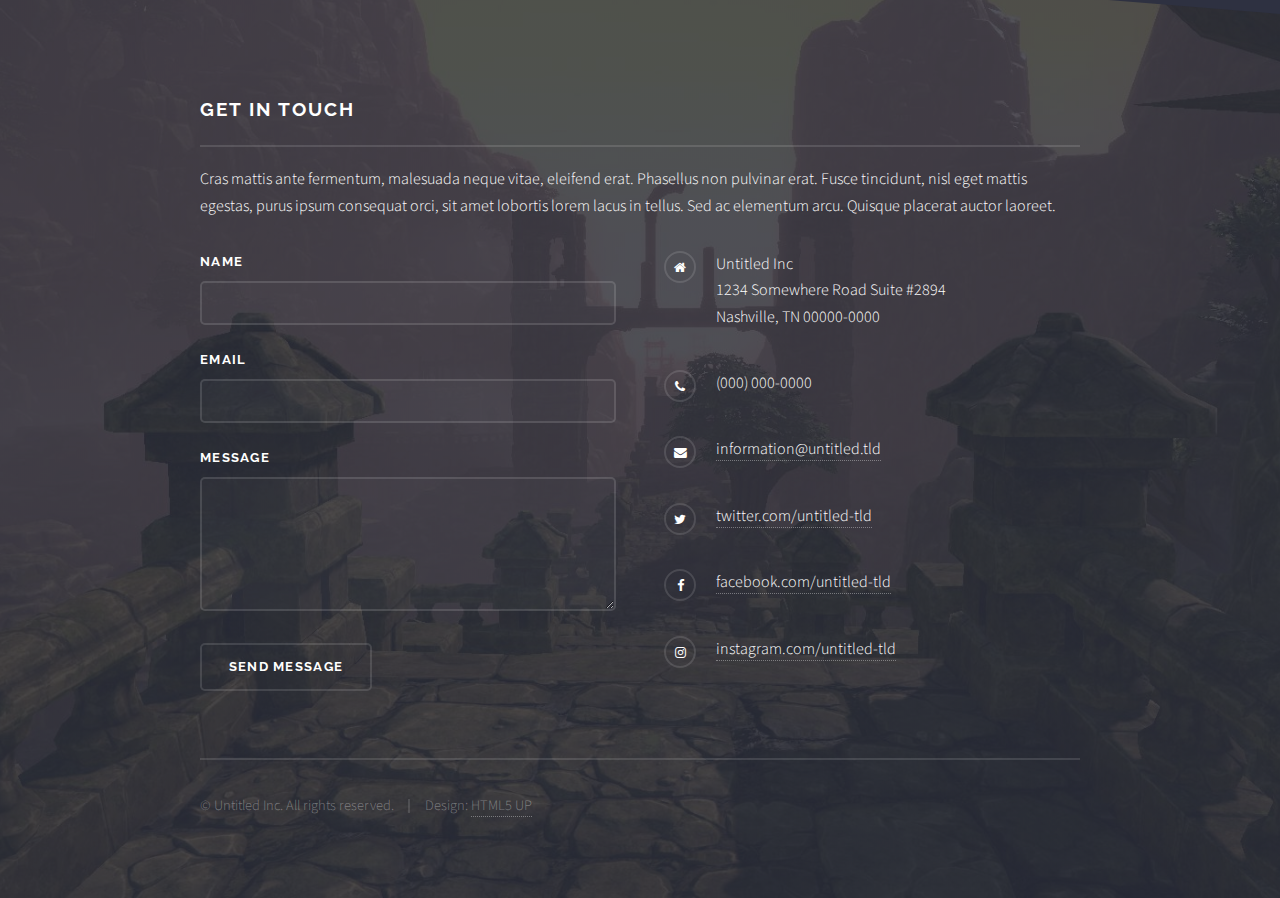
<file: generic.html>
<!DOCTYPE HTML>
<!--
	Solid State by HTML5 UP
	html5up.net | @ajlkn
	Free for personal and commercial use under the CCA 3.0 license (html5up.net/license)
-->
<html>
	<head>
		<title>Generic - Solid State by HTML5 UP</title>
		<meta charset="utf-8" />
		<meta name="viewport" content="width=device-width, initial-scale=1, user-scalable=no" />
		<link rel="stylesheet" href="assets/css/main.css" />
		<noscript><link rel="stylesheet" href="assets/css/noscript.css" /></noscript>
	</head>
	<body class="is-preload">

		<!-- Page Wrapper -->
			<div id="page-wrapper">

				<!-- Header -->
					<header id="header">
						<h1><a href="index.html">Solid State</a></h1>
						<nav>
							<a href="#menu">Menu</a>
						</nav>
					</header>

				<!-- Menu -->
					<nav id="menu">
						<div class="inner">
							<h2>Menu</h2>
							<ul class="links">
								<li><a href="index.html">Home</a></li>
								<li><a href="generic.html">Generic</a></li>
								<li><a href="elements.html">Elements</a></li>
								<li><a href="#">Log In</a></li>
								<li><a href="#">Sign Up</a></li>
							</ul>
							<a href="#" class="close">Close</a>
						</div>
					</nav>

				<!-- Wrapper -->
					<section id="wrapper">
						<header>
							<div class="inner">
								<h2>Generic</h2>
								<p>Phasellus non pulvinar erat. Fusce tincidunt nisl eget ipsum.</p>
							</div>
						</header>

						<!-- Content -->
							<div class="wrapper">
								<div class="inner">

									<h3 class="major">Lorem ipsum dolor</h3>
									<p>Morbi mattis mi consectetur tortor elementum, varius pellentesque velit convallis. Aenean tincidunt lectus auctor mauris maximus, ac scelerisque ipsum tempor. Duis vulputate ex et ex tincidunt, quis lacinia velit aliquet. Duis non efficitur nisi, id malesuada justo. Maecenas sagittis felis ac sagittis semper. Curabitur purus leo donec vel dolor at arcu tincidunt bibendum. Interdum et malesuada fames ac ante ipsum primis in faucibus. Fusce ut aliquet justo. Donec id neque ipsum. Integer eget ultricies odio. Nam vel ex a orci fringilla tincidunt. Aliquam eleifend ligula non velit accumsan cursus. Etiam ut gravida sapien.</p>

									<p>Vestibulum ultrices risus velit, sit amet blandit massa auctor sit amet. Sed eu lectus sem. Phasellus in odio at ipsum porttitor mollis id vel diam. Praesent sit amet posuere risus, eu faucibus lectus. Vivamus ex ligula, tempus pulvinar ipsum in, auctor porta quam. Proin nec commodo, vel scelerisque nisi scelerisque. Suspendisse id quam vel tortor tincidunt suscipit. Nullam auctor orci eu dolor consectetur, interdum ullamcorper ante tincidunt. Mauris felis nec felis elementum varius.</p>

									<h3 class="major">Vitae phasellus</h3>
									<p>Cras mattis ante fermentum, malesuada neque vitae, eleifend erat. Phasellus non pulvinar erat. Fusce tincidunt, nisl eget mattis egestas, purus ipsum consequat orci, sit amet lobortis lorem lacus in tellus. Sed ac elementum arcu. Quisque placerat auctor laoreet.</p>

									<section class="features">
										<article>
											<a href="#" class="image"><img src="images/pic04.jpg" alt="" /></a>
											<h3 class="major">Sed feugiat lorem</h3>
											<p>Lorem ipsum dolor sit amet, consectetur adipiscing vehicula id nulla dignissim dapibus ultrices.</p>
											<a href="#" class="special">Learn more</a>
										</article>
										<article>
											<a href="#" class="image"><img src="images/pic05.jpg" alt="" /></a>
											<h3 class="major">Nisl placerat</h3>
											<p>Lorem ipsum dolor sit amet, consectetur adipiscing vehicula id nulla dignissim dapibus ultrices.</p>
											<a href="#" class="special">Learn more</a>
										</article>
									</section>

								</div>
							</div>

					</section>

				<!-- Footer -->
					<section id="footer">
						<div class="inner">
							<h2 class="major">Get in touch</h2>
							<p>Cras mattis ante fermentum, malesuada neque vitae, eleifend erat. Phasellus non pulvinar erat. Fusce tincidunt, nisl eget mattis egestas, purus ipsum consequat orci, sit amet lobortis lorem lacus in tellus. Sed ac elementum arcu. Quisque placerat auctor laoreet.</p>
							<form method="post" action="#">
								<div class="fields">
									<div class="field">
										<label for="name">Name</label>
										<input type="text" name="name" id="name" />
									</div>
									<div class="field">
										<label for="email">Email</label>
										<input type="email" name="email" id="email" />
									</div>
									<div class="field">
										<label for="message">Message</label>
										<textarea name="message" id="message" rows="4"></textarea>
									</div>
								</div>
								<ul class="actions">
									<li><input type="submit" value="Send Message" /></li>
								</ul>
							</form>
							<ul class="contact">
								<li class="fa-home">
									Untitled Inc<br />
									1234 Somewhere Road Suite #2894<br />
									Nashville, TN 00000-0000
								</li>
								<li class="fa-phone">(000) 000-0000</li>
								<li class="fa-envelope"><a href="#">information@untitled.tld</a></li>
								<li class="fa-twitter"><a href="#">twitter.com/untitled-tld</a></li>
								<li class="fa-facebook"><a href="#">facebook.com/untitled-tld</a></li>
								<li class="fa-instagram"><a href="#">instagram.com/untitled-tld</a></li>
							</ul>
							<ul class="copyright">
								<li>&copy; Untitled Inc. All rights reserved.</li><li>Design: <a href="http://html5up.net">HTML5 UP</a></li>
							</ul>
						</div>
					</section>

			</div>

		<!-- Scripts -->
			<script src="assets/js/jquery.min.js"></script>
			<script src="assets/js/jquery.scrollex.min.js"></script>
			<script src="assets/js/browser.min.js"></script>
			<script src="assets/js/breakpoints.min.js"></script>
			<script src="assets/js/util.js"></script>
			<script src="assets/js/main.js"></script>

	</body>
</html>
</file>
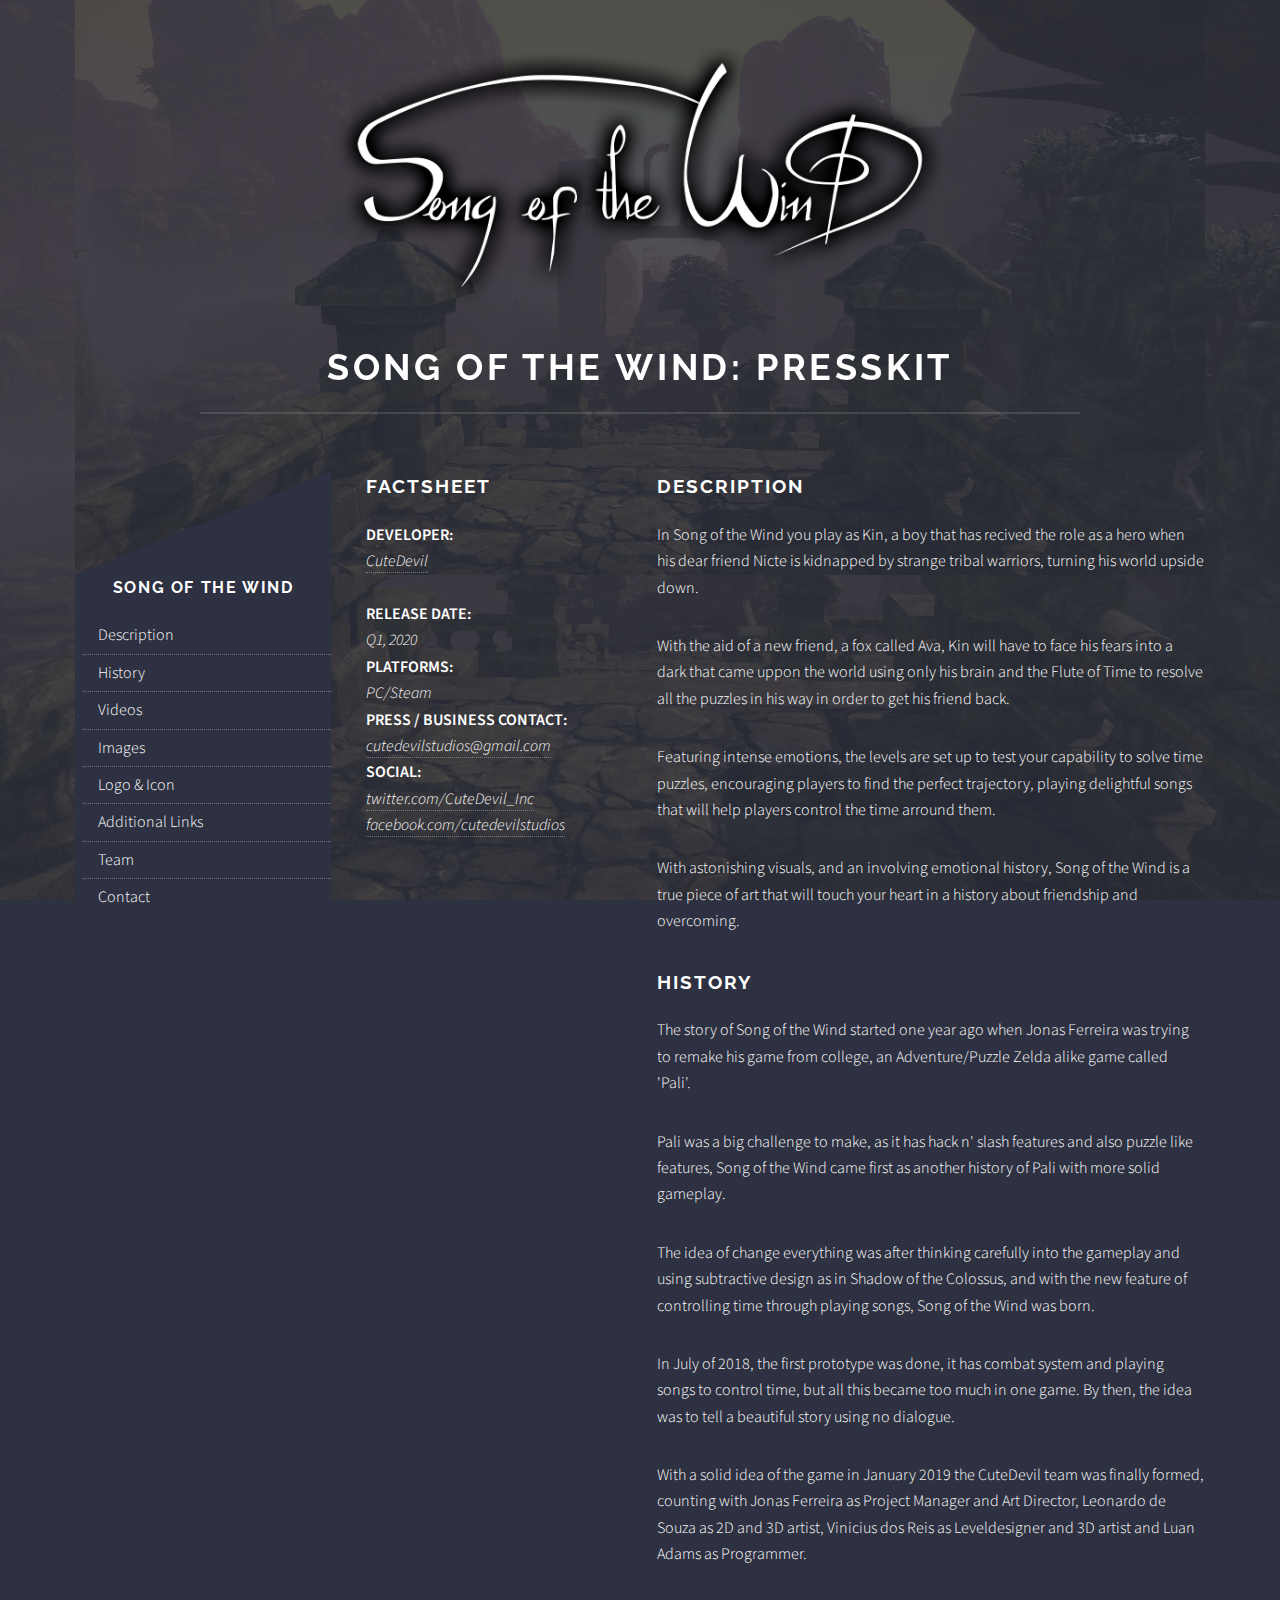
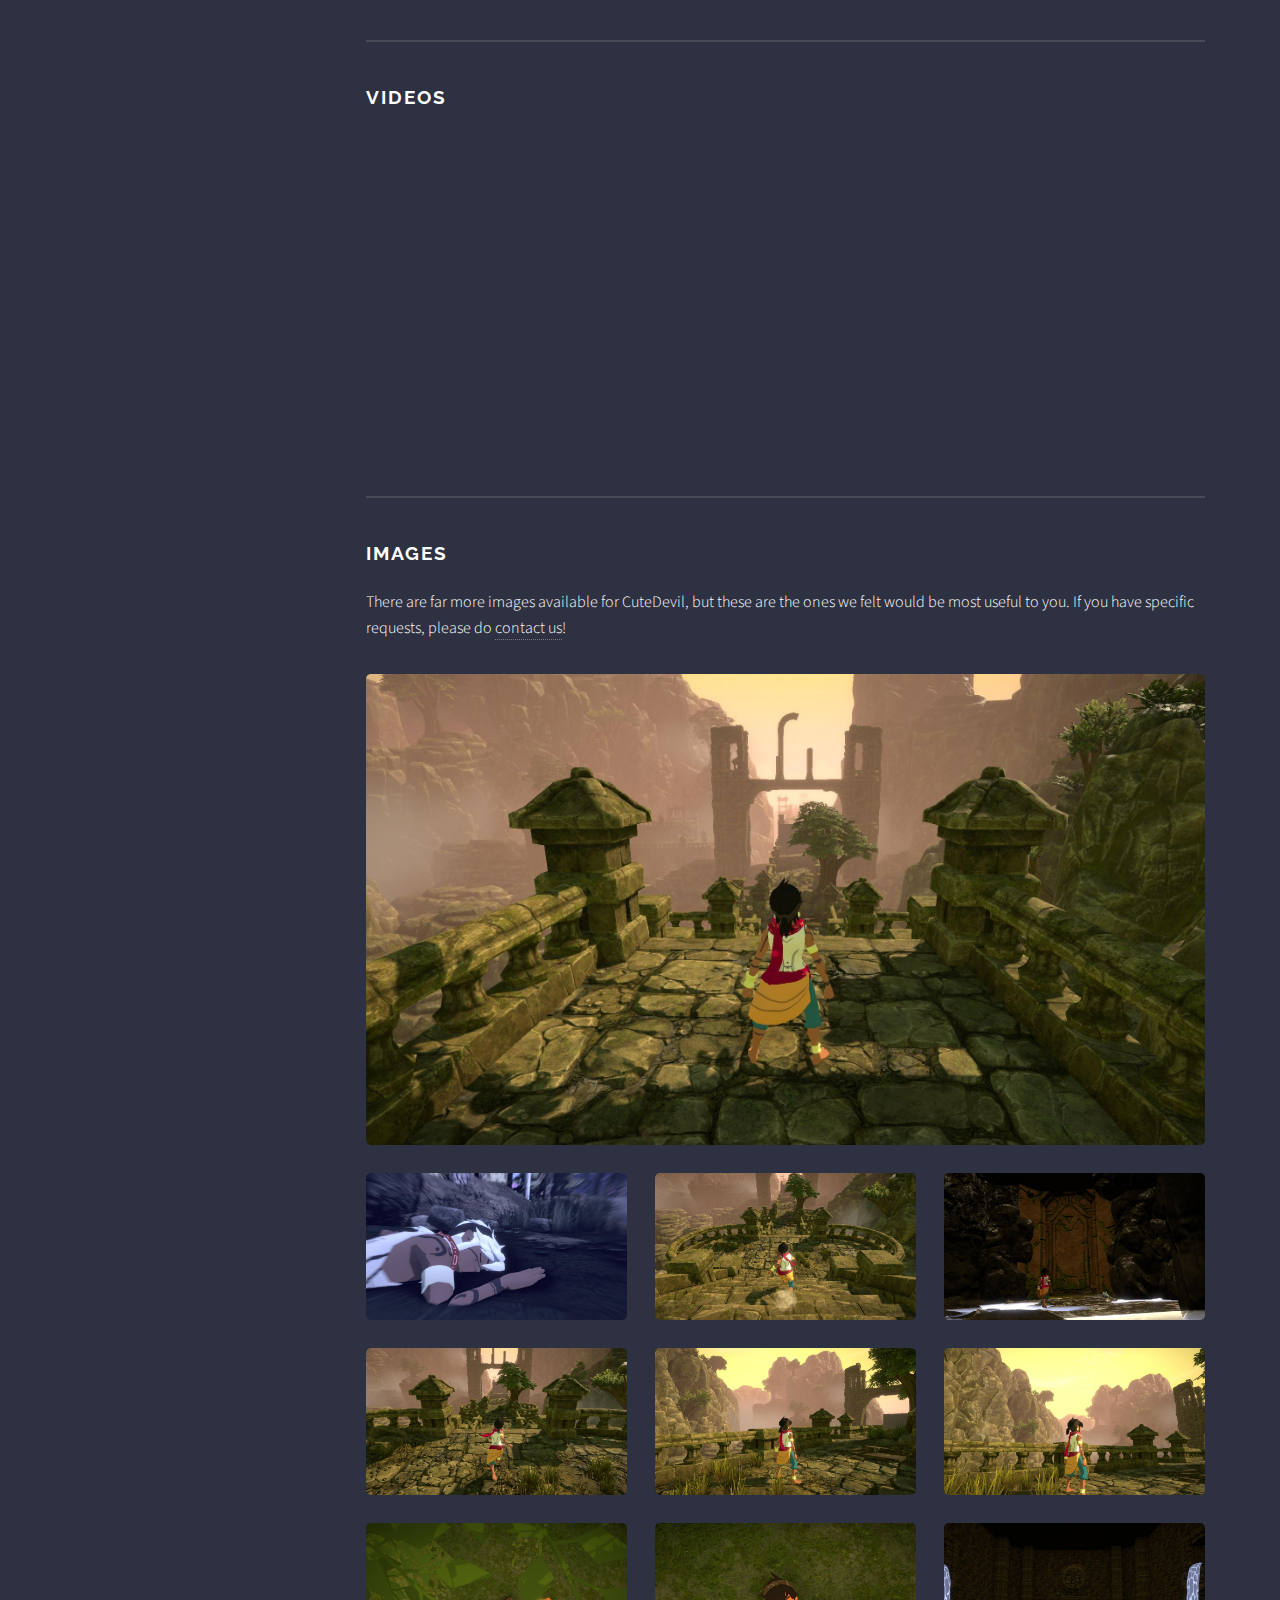
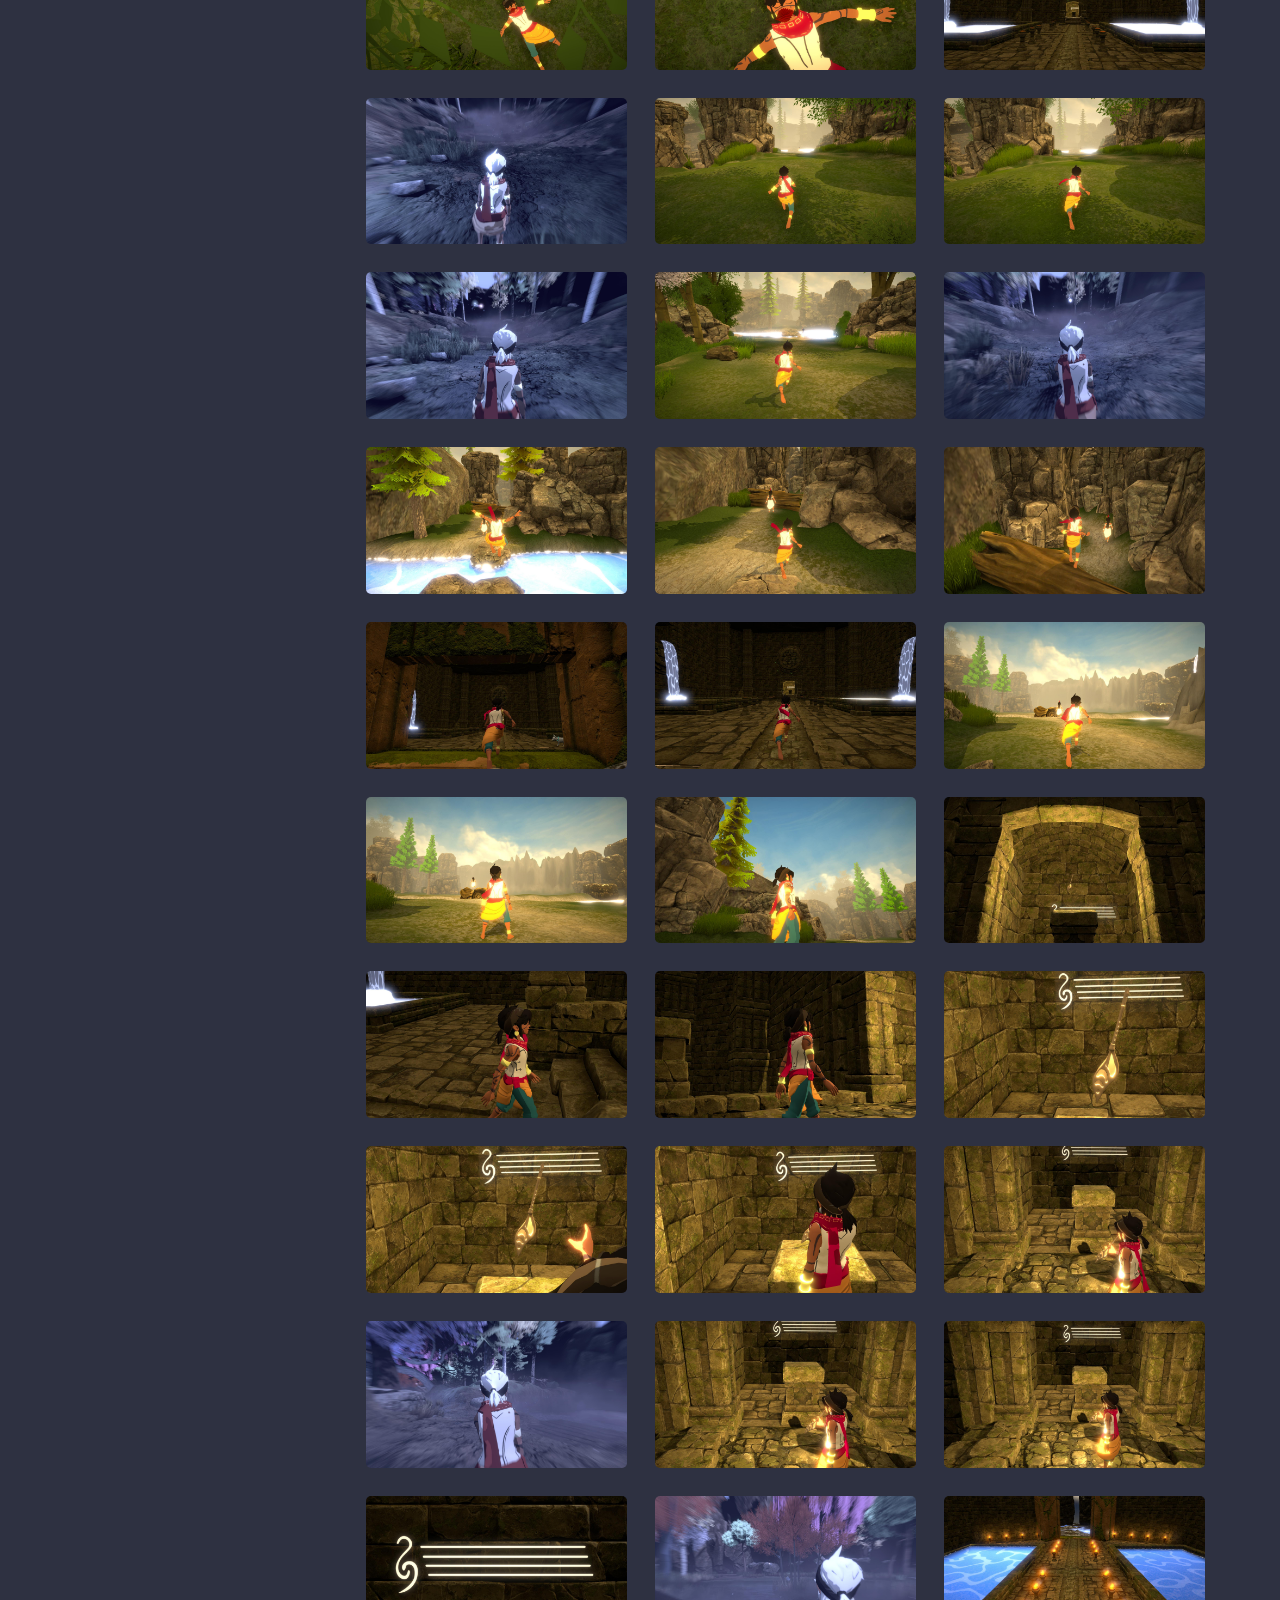
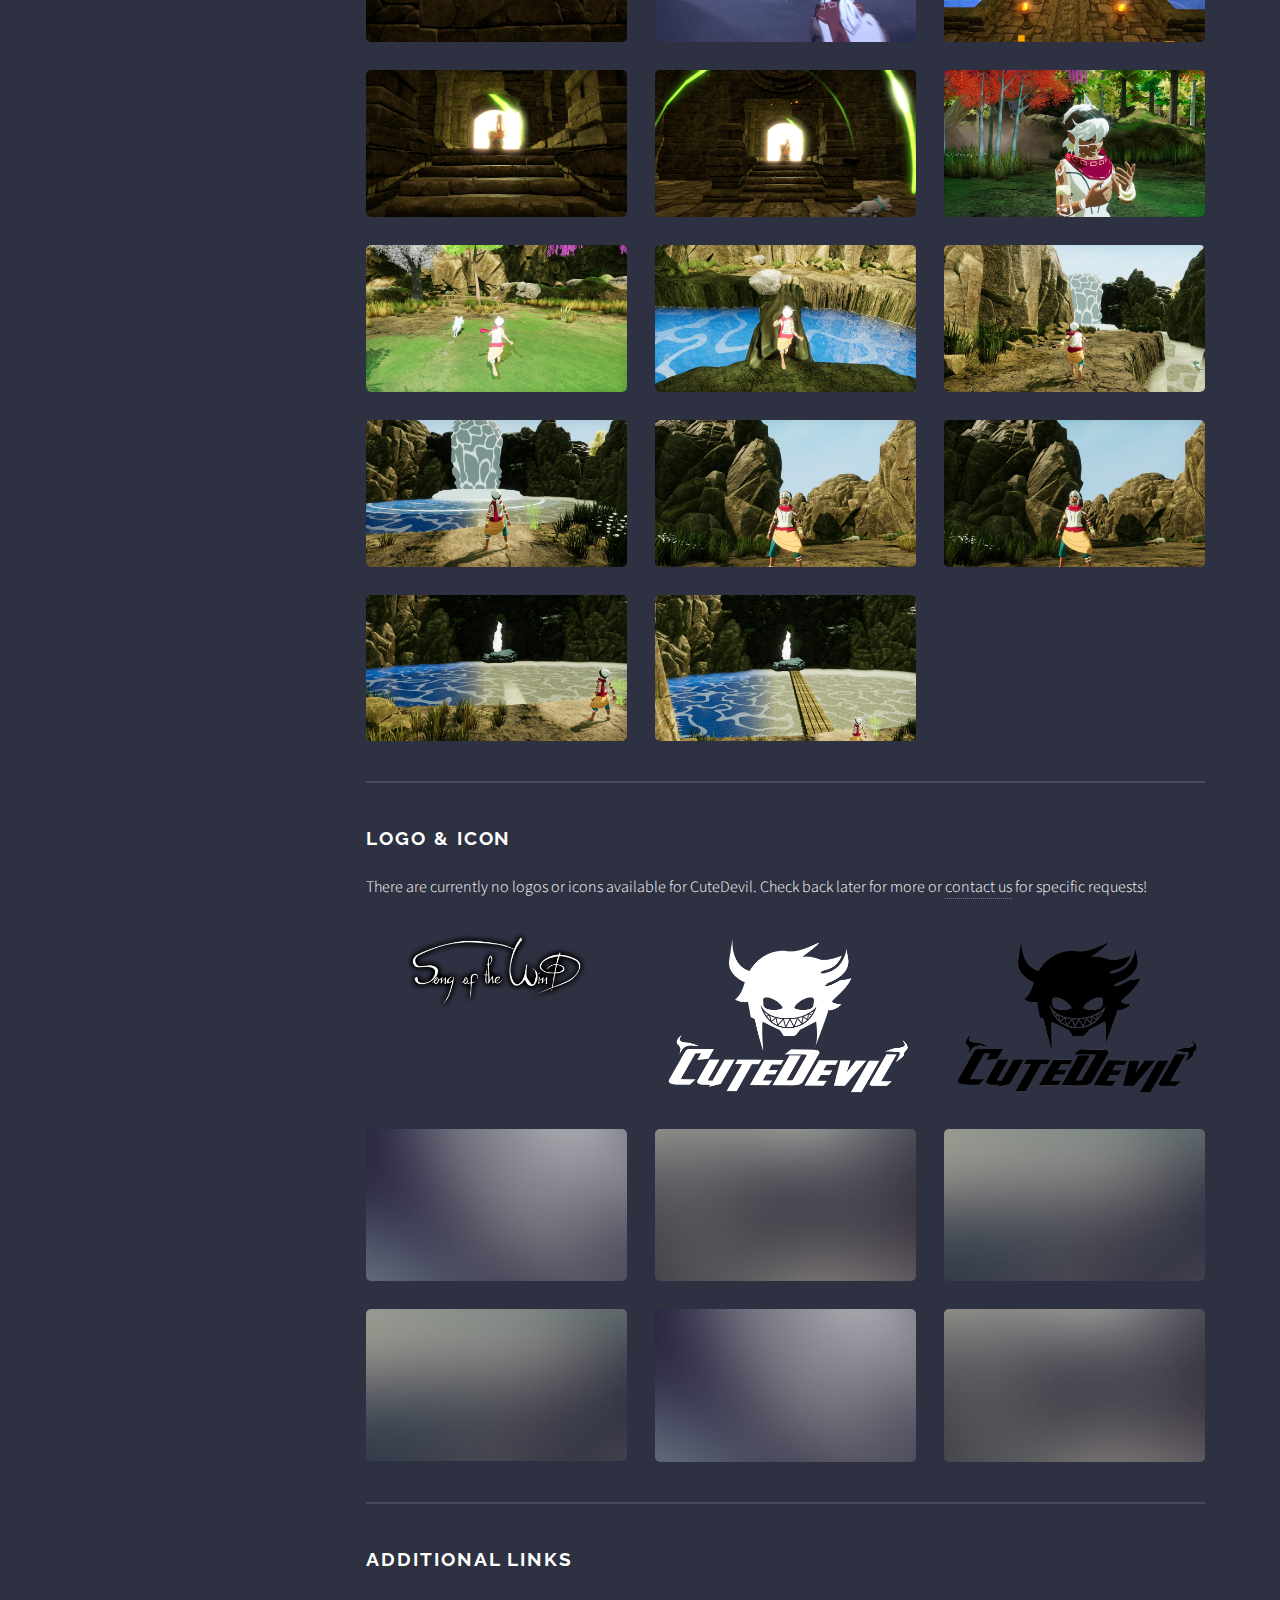
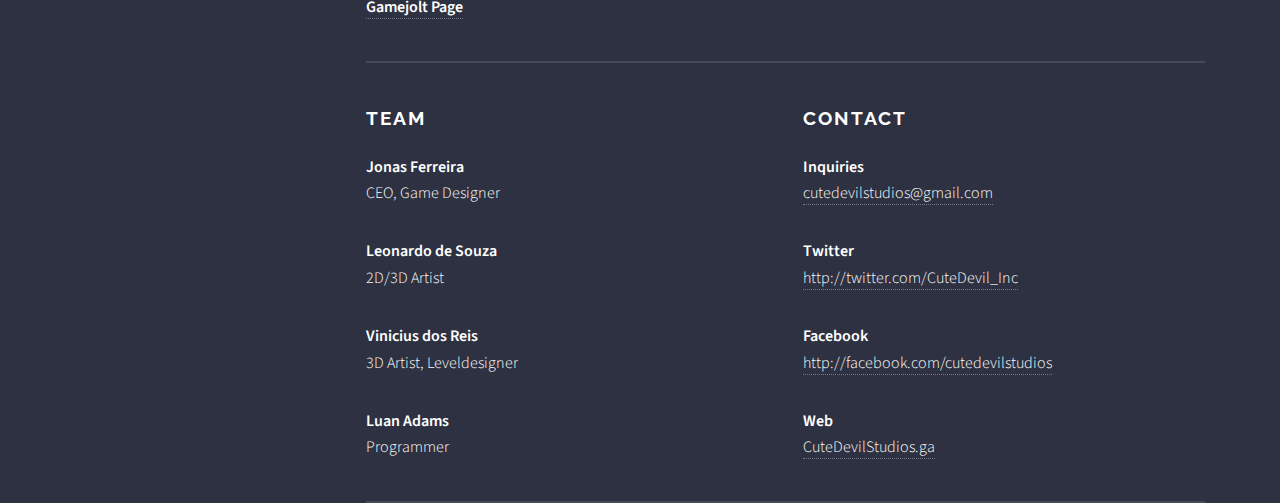
<file: presskit.html>
<!DOCTYPE html>
<html><head><meta http-equiv="Content-Type" content="text/html; charset=UTF-8">
		
		<meta name="viewport" content="width=device-width, initial-scale=1">
		
		<title>Song of the Wind Presskit</title>
		<link href="assets_presskit/uikit.gradient.min.css" rel="stylesheet" type="text/css">
		<link href="assets/css/main.css" rel="stylesheet" type="text/css">
		<script src="assets/js/jquery-3.4.1.min.js"></script>
		<script src="assets/js/jquery.translate.js"></script>
		
		<script src="assets/js/dictionary.js"></script>
		
	<script>var translator = $('body').translate({lang: "pt", t: dict}); //use English</script>
	</head>

	<body style="">
		<div class="uk-container uk-container-center">
			<section id="banner">
						<div class="inner">
							<div class="logo"><img src="assets_presskit/images/LogoSoW.png" height="auto" width="100%"></div>
							<h2 align= "center">SONG OF THE WIND: PRESSKIT</h2>
							
						</div>
					</section>
			<div class="uk-grid">
				
				<div id="navigation" class="uk-width-medium-1-4">
					<div class="wrapper">
					<h1 class="nav-header" style="color:#FFFFF"  align= "center">Song of the Wind</h1>
					<!--<a class="nav-header" href="http://cutedevilstudios.ga/">http://cutedevilstudios.ga/</a>-->
					<ul class="uk-nav uk-nav-side">					
						<li><a href="#description" style="color:#FFFFF"><span class="trn">Description</span></a></li>
						<li><a href="#history" style="color:#FFFFF">History</a></li>
						<li><a href="#trailers" style="color:#FFFFF">Videos</a></li>
						<li><a href="#images" style="color:#FFFFF">Images</a></li>
						<li><a href="#logo" style="color:#FFFFF">Logo &amp; Icon</a></li>
						<!--<li><a href="#awards">Awards &amp; Recognition</a></li>
						<li><a href="#quotes" >Selected Articles</a></li>-->
						<li><a href="#links" style="color:#FFFFF">Additional Links</a></li>
						<li><a href="#credits" style="color:#FFFFF">Team</a></li>
						<li><a href="#contact" style="color:#FFFFF">Contact</a></li>
						</ul>
					</div>
				</div>
				<div id="content" class="uk-width-medium-3-4">					<div class="uk-grid">
						<div class="uk-width-medium-2-6">
							<h2 id="factsheet">Factsheet</h2>
							<p>
								<strong>DEVELOPER:</strong><br>
								<i><a href="http://cutedevilstudios.ga/">CuteDevil</a><br></i>
								<!--<i>Based in Cityville, Metropolisland </i>-->
							<br>
								<strong>RELEASE DATE:</strong><br>
								<i>Q1, 2020</i>
							<br>
								<strong>PLATFORMS:</strong><br>
								<i>PC/Steam</i>
							<br>
								<strong>PRESS / BUSINESS CONTACT:</strong><br>
								<i><a href="mailto:cutedevilstudios@gmail.com">cutedevilstudios@gmail.com</a></i>
							<br>
								<strong>SOCIAL:</strong><br>
								<i><a href="http://twitter.com/CuteDevil_Inc">twitter.com/CuteDevil_Inc</a>
								<br><a href="http://facebook.com/cutedevilstudios">facebook.com/cutedevilstudios</a><br></i>							</p>
							
							</p>
						</div>
						<div class="uk-width-medium-4-6">
							<h2 id="description">Description</h2>
							<p>	
		In Song of the Wind you play as Kin, a boy that has recived the role as a hero when his dear friend Nicte is kidnapped by strange tribal warriors, turning his world upside down.
</p><p>With the aid of a new friend, a fox called Ava, Kin will have to face his fears into a dark that came uppon the world using only his brain and the Flute of Time to resolve all the puzzles in his way in order to get his friend back.
</p><p>Featuring intense emotions, the levels are set up to test your capability to solve time puzzles, encouraging players to find the perfect trajectory, playing delightful songs that will help players control the time arround them.
</p><p>With astonishing visuals, and an involving emotional history, Song of the Wind is a true piece of art that will touch your heart in a history about friendship and overcoming.

	</p>
							<h2 id="history">History</h2>
<p>The story of Song of the Wind started one year ago when Jonas Ferreira was trying to remake his game from college, an Adventure/Puzzle Zelda alike game called 'Pali'. 
</p><p>Pali was a big challenge to make, as it has hack n' slash features and also puzzle like features, Song of the Wind came first as another history of Pali with more solid gameplay. 
</p><p>The idea of change everything was after thinking carefully into the gameplay and using subtractive design as in Shadow of the Colossus, and with the new feature of controlling time through playing songs, Song of the Wind was born.
</p><p>In July of 2018, the first prototype was done, it has combat system and playing songs to control time, but all this became too much in one game. By then, the idea was to tell a beautiful story using no dialogue.
</p><p>With a solid idea of the game in January 2019 the CuteDevil team was finally formed, counting with Jonas Ferreira as Project Manager and Art Director, Leonardo de Souza as 2D and 3D artist, Vinicius dos Reis as Leveldesigner and 3D artist and Luan Adams as Programmer.


							<ul>							</ul>
						</div>
					</div>

					<hr>

					<h2 id="trailers">Videos</h2>
				<div class="uk-responsive-width iframe-container" align="center">
		<iframe width="560" height="315" src="https://www.youtube.com/embed/V6ehVVKaxXM" frameborder="0" allow="accelerometer; autoplay; encrypted-media; gyroscope; picture-in-picture" allowfullscreen></iframe>
</div><p></p>
				<p></p>					<hr>

					<h2 id="images">Images</h2><div class="uk-grid images" style="position: relative; height: 0px;"></div>					
				<p class="images-text">There are far more images available for CuteDevil, but these are the ones we felt would be most useful to you. If you have specific requests, please do <a href="#contact">contact us</a>!</p>
<section>
										<div class="box alt">
											<div class="row gtr-uniform">
												<div class="col-12"><span class="image fit"><a href="assets_presskit/images/image_0057.jpg" target="_blank"><img src="assets_presskit/images/image_0057.jpg" alt="" /></a></span></div>
												<div class="col-4"><span class="image fit"><a href="assets_presskit/images/image_0064.jpg" target="_blank"><img src="assets_presskit/images/image_0064.jpg" alt="" /></a></span></div>
												<div class="col-4"><span class="image fit"><a href="assets_presskit/images/image_0155.jpg" target="_blank"><img src="assets_presskit/images/image_0155.jpg" alt="" /></a></span></div>
												<div class="col-4"><span class="image fit"><a href="assets_presskit/images/image_0182.jpg" target="_blank"><img src="assets_presskit/images/image_0182.jpg" alt="" /></a></span></div>
												<div class="col-4"><span class="image fit"><a href="assets_presskit/images/image_0185.jpg" target="_blank"><img src="assets_presskit/images/image_0185.jpg" alt="" /></a></span></div>
												<div class="col-4"><span class="image fit"><a href="assets_presskit/images/image_0327.jpg" target="_blank"><img src="assets_presskit/images/image_0327.jpg" alt="" /></a></span></div>
												<div class="col-4"><span class="image fit"><a href="assets_presskit/images/image_0334.jpg" target="_blank"><img src="assets_presskit/images/image_0334.jpg" alt="" /></a></span></div>
												<div class="col-4"><span class="image fit"><a href="assets_presskit/images/image_0385.jpg" target="_blank"><img src="assets_presskit/images/image_0385.jpg" alt="" /></a></span></div>
												<div class="col-4"><span class="image fit"><a href="assets_presskit/images/image_0484.jpg" target="_blank"><img src="assets_presskit/images/image_0484.jpg" alt="" /></a></span></div>
												<div class="col-4"><span class="image fit"><a href="assets_presskit/images/image_1054.jpg" target="_blank"><img src="assets_presskit/images/image_1054.jpg" alt="" /></a></span></div>
												<div class="col-4"><span class="image fit"><a href="assets_presskit/images/image_1061.jpg" target="_blank"><img src="assets_presskit/images/image_1061.jpg" alt="" /></a></span></div>
												<div class="col-4"><span class="image fit"><a href="assets_presskit/images/image_1095.jpg" target="_blank"><img src="assets_presskit/images/image_1095.jpg" alt="" /></a></span></div>
												<div class="col-4"><span class="image fit"><a href="assets_presskit/images/image_1105.jpg" target="_blank"><img src="assets_presskit/images/image_1105.jpg" alt="" /></a></span></div>
												<div class="col-4"><span class="image fit"><a href="assets_presskit/images/image_1137.jpg" target="_blank"><img src="assets_presskit/images/image_1137.jpg" alt="" /></a></span></div>
												<div class="col-4"><span class="image fit"><a href="assets_presskit/images/image_1208.jpg" target="_blank"><img src="assets_presskit/images/image_1208.jpg" alt="" /></a></span></div>
												<div class="col-4"><span class="image fit"><a href="assets_presskit/images/image_1254.jpg" target="_blank"><img src="assets_presskit/images/image_1254.jpg" alt="" /></a></span></div>
												<div class="col-4"><span class="image fit"><a href="assets_presskit/images/image_1346.jpg" target="_blank"><img src="assets_presskit/images/image_1346.jpg" alt="" /></a></span></div>
												<div class="col-4"><span class="image fit"><a href="assets_presskit/images/image_1393.jpg" target="_blank"><img src="assets_presskit/images/image_1393.jpg" alt="" /></a></span></div>
												<div class="col-4"><span class="image fit"><a href="assets_presskit/images/image_1441.jpg" target="_blank"><img src="assets_presskit/images/image_1441.jpg" alt="" /></a></span></div>
												<div class="col-4"><span class="image fit"><a href="assets_presskit/images/image_1460.jpg" target="_blank"><img src="assets_presskit/images/image_1460.jpg" alt="" /></a></span></div>
												<div class="col-4"><span class="image fit"><a href="assets_presskit/images/image_1502.jpg" target="_blank"><img src="assets_presskit/images/image_1502.jpg" alt="" /></a></span></div>
												<div class="col-4"><span class="image fit"><a href="assets_presskit/images/image_1730.jpg" target="_blank"><img src="assets_presskit/images/image_1730.jpg" alt="" /></a></span></div>
												<div class="col-4"><span class="image fit"><a href="assets_presskit/images/image_1766.jpg" target="_blank"><img src="assets_presskit/images/image_1766.jpg" alt="" /></a></span></div>
												<div class="col-4"><span class="image fit"><a href="assets_presskit/images/image_1786.jpg" target="_blank"><img src="assets_presskit/images/image_1786.jpg" alt="" /></a></span></div>
												<div class="col-4"><span class="image fit"><a href="assets_presskit/images/image_1789.jpg" target="_blank"><img src="assets_presskit/images/image_1789.jpg" alt="" /></a></span></div>
												<div class="col-4"><span class="image fit"><a href="assets_presskit/images/image_1819.jpg" target="_blank"><img src="assets_presskit/images/image_1819.jpg" alt="" /></a></span></div>
												<div class="col-4"><span class="image fit"><a href="assets_presskit/images/image_1892.jpg" target="_blank"><img src="assets_presskit/images/image_1892.jpg" alt="" /></a></span></div>
												<div class="col-4"><span class="image fit"><a href="assets_presskit/images/image_1910.jpg" target="_blank"><img src="assets_presskit/images/image_1910.jpg" alt="" /></a></span></div>
												<div class="col-4"><span class="image fit"><a href="assets_presskit/images/image_1948.jpg" target="_blank"><img src="assets_presskit/images/image_1948.jpg" alt="" /></a></span></div>
												<div class="col-4"><span class="image fit"><a href="assets_presskit/images/image_2050.jpg" target="_blank"><img src="assets_presskit/images/image_2050.jpg" alt="" /></a></span></div>
												<div class="col-4"><span class="image fit"><a href="assets_presskit/images/image_2077.jpg" target="_blank"><img src="assets_presskit/images/image_2077.jpg" alt="" /></a></span></div>
												<div class="col-4"><span class="image fit"><a href="assets_presskit/images/image_2093.jpg" target="_blank"><img src="assets_presskit/images/image_2093.jpg" alt="" /></a></span></div>
												<div class="col-4"><span class="image fit"><a href="assets_presskit/images/image_2108.jpg" target="_blank"><img src="assets_presskit/images/image_2108.jpg" alt="" /></a></span></div>
												<div class="col-4"><span class="image fit"><a href="assets_presskit/images/image_2272.jpg" target="_blank"><img src="assets_presskit/images/image_2272.jpg" alt="" /></a></span></div>
												<div class="col-4"><span class="image fit"><a href="assets_presskit/images/image_2404.jpg" target="_blank"><img src="assets_presskit/images/image_2404.jpg" alt="" /></a></span></div>
												<div class="col-4"><span class="image fit"><a href="assets_presskit/images/image_2492.jpg" target="_blank"><img src="assets_presskit/images/image_2492.jpg" alt="" /></a></span></div>
												<div class="col-4"><span class="image fit"><a href="assets_presskit/images/image_2853.jpg" target="_blank"><img src="assets_presskit/images/image_2853.jpg" alt="" /></a></span></div>
												<div class="col-4"><span class="image fit"><a href="assets_presskit/images/image_3031.jpg" target="_blank"><img src="assets_presskit/images/image_3031.jpg" alt="" /></a></span></div>
												<div class="col-4"><span class="image fit"><a href="assets_presskit/images/image_3115.jpg" target="_blank"><img src="assets_presskit/images/image_3115.jpg" alt="" /></a></span></div>
												<div class="col-4"><span class="image fit"><a href="assets_presskit/images/image_3618.jpg" target="_blank"><img src="assets_presskit/images/image_3618.jpg" alt="" /></a></span></div>
												<div class="col-4"><span class="image fit"><a href="assets_presskit/images/image_3923.jpg" target="_blank"><img src="assets_presskit/images/image_3923.jpg" alt="" /></a></span></div>
												<div class="col-4"><span class="image fit"><a href="assets_presskit/images/image_4786.jpg" target="_blank"><img src="assets_presskit/images/image_4786.jpg" alt="" /></a></span></div>
												<div class="col-4"><span class="image fit"><a href="assets_presskit/images/image_4867.jpg" target="_blank"><img src="assets_presskit/images/image_4867.jpg" alt="" /></a></span></div>
												<div class="col-4"><span class="image fit"><a href="assets_presskit/images/image_5056.jpg" target="_blank"><img src="assets_presskit/images/image_5056.jpg" alt="" /></a></span></div>
												<div class="col-4"><span class="image fit"><a href="assets_presskit/images/image_5669.jpg" target="_blank"><img src="assets_presskit/images/image_5669.jpg" alt="" /></a></span></div>
												<div class="col-4"><span class="image fit"><a href="assets_presskit/images/image_5691.jpg" target="_blank"><img src="assets_presskit/images/image_5691.jpg" alt="" /></a></span></div>
												<div class="col-4"><span class="image fit"><a href="assets_presskit/images/image_5826.jpg" target="_blank"><img src="assets_presskit/images/image_5826.jpg" alt="" /></a></span></div>
												<div class="col-4"><span class="image fit"><a href="assets_presskit/images/image_5941.jpg" target="_blank"><img src="assets_presskit/images/image_5941.jpg" alt="" /></a></span></div>
											</div>
										</div>
										
									</section>
					<hr>

					<h2 id="logo">Logo &amp; Icon</h2><div class="uk-grid images" style="position: relative; height: 0px;"></div>
				
					<p class="images-text">There are currently no logos or icons available for CuteDevil. Check back later for more or <a href="#contact">contact us</a> for specific requests!</p>	
			<section>
									<div class="box alt">
											<div class="row gtr-uniform">
												<div class="col-4"><span class="image fit"><img src="assets_presskit/images/LogoSoW.png" alt="" /></span></div>
												<div class="col-4"><span class="image fit"><img src="images/cutedevil_logo.png" alt="" /></span></div>
												<div class="col-4"><span class="image fit"><img src="images/cutedevil_logo_black.png" alt="" /></span></div>
												<div class="col-4"><span class="image fit"><img src="images/pic07.jpg" alt="" /></span></div>
												<div class="col-4"><span class="image fit"><img src="images/pic05.jpg" alt="" /></span></div>
												<div class="col-4"><span class="image fit"><img src="images/pic06.jpg" alt="" /></span></div>
												<div class="col-4"><span class="image fit"><img src="images/pic06.jpg" alt="" /></span></div>
												<div class="col-4"><span class="image fit"><img src="images/pic07.jpg" alt="" /></span></div>
												<div class="col-4"><span class="image fit"><img src="images/pic05.jpg" alt="" /></span></div>
											</div>
										</div>
					</section>
						
				<!--<hr><h2 id="awards">Awards &amp; Recognition</h2>
					<ul><li>"Winner in this highly relevant contest." - <cite>Award Location, 20 October, 1989</cite></li><li>"Nomination for this prestigious award." - <cite>Award Ceremony, 4 December, 1991</cite></li><li>"Winner in this highly relevant contest." - <cite>Award Location, 20 October, 1989</cite></li><li>"Nomination for this prestigious award." - <cite>Award Ceremony, 4 December, 1991</cite></li></ul>
					<hr><h2 id="quotes">Selected Articles</h2>
					<ul><li>"This is a rather insignificant quote by a highly important person."<br><cite>- Person Name, <a href="http://www.website.com/">Website</a></cite></li><li>"An extremely positive quote from a rather insignificant person. Also great."<br><cite>- Some Guy, <a href="http://geocities.blog.com/">This Page Is Visited By 12 Visitors A Month</a></cite></li><li>"I pretend to love this game even though I do not actually understand it."<br><cite>- Pretentious Bastard, <a href="http://art.tumblr.com/">Artsy Page</a></cite></li><li>"HOLY SHIT SO AMAZING"<br><cite>- Caps Guy, <a href="http://thispage.net/angrytube/">Angry Review</a></cite></li></ul>
		--><hr><h2 id="links">Additional Links</h2><p>
		<strong><a href="http://somemusicsite.com/thislink" alt="http://gamejolt.com/@cutedevil">Gamejolt Page</a></strong><br>
		<!--This link is a link that might be useful. You can check it out at <a href="http://somemusicsite.com/thislink" alt="http://somemusicsite.com/thislink">http:</a>.
	--></p><hr>					<div class="uk-grid">
						<div class="uk-width-medium-1-2">
							<h2 id="credits">Team</h2>
							<p><strong>Jonas Ferreira</strong>
								<br>CEO, Game Designer</p>
							<p><strong>Leonardo de Souza</strong>
								<br>2D/3D Artist</p>
							<p><strong>Vinicius dos Reis</strong>
								<br>3D Artist, Leveldesigner</a></p>
							<p><strong>Luan Adams</strong>
								<br>Programmer</a></p>
						</div>
						<div class="uk-width-medium-1-2">
							<h2 id="contact">Contact</h2><p><strong>Inquiries</strong>
							<br><a href="mailto:cutedevilstudios@gmail.com">cutedevilstudios@gmail.com</a></p>
							<p><strong>Twitter</strong>
								<br><a href="http://twitter.com/CuteDevil_Inc">http://twitter.com/CuteDevil_Inc</a></p>
							<p><strong>Facebook</strong>
								<br><a href="http://facebook.com/cutedevilstudios">http://facebook.com/cutedevilstudios</a></p>
							<p><strong>Web</strong><br><a href="http://cutedevilstudios.ga/">CuteDevilStudios.ga</a></p>						</div>
					</div>

					<hr>

					
				</div>
			</div>
		</div>

		
</body></html>
</file>
<file: assets/css/noscript.css>
/*
	Solid State by HTML5 UP
	html5up.net | @ajlkn
	Free for personal and commercial use under the CCA 3.0 license (html5up.net/license)
*/

/* Banner */

	body.is-preload #banner .logo {
		-moz-transform: none;
		-webkit-transform: none;
		-ms-transform: none;
		transform: none;
		opacity: 1;
	}

	body.is-preload #banner h2 {
		opacity: 1;
		-moz-transform: none;
		-webkit-transform: none;
		-ms-transform: none;
		transform: none;
		-moz-filter: none;
		-webkit-filter: none;
		-ms-filter: none;
		filter: none;
	}

	body.is-preload #banner p {
		opacity: 01;
		-moz-transform: none;
		-webkit-transform: none;
		-ms-transform: none;
		transform: none;
		-moz-filter: none;
		-webkit-filter: none;
		-ms-filter: none;
		filter: none;
	}
</file>
<file: assets/css/main.css>
@import url(font-awesome.min.css);
@import url("https://fonts.googleapis.com/css?family=Raleway:200,700|Source+Sans+Pro:300,600,300italic,600italic");

/*
	Solid State by HTML5 UP
	html5up.net | @ajlkn
	Free for personal and commercial use under the CCA 3.0 license (html5up.net/license)
*/

html, body, div, span, applet, object,
iframe, h1, h2, h3, h4, h5, h6, p, blockquote,
pre, a, abbr, acronym, address, big, cite,
code, del, dfn, em, img, ins, kbd, q, s, samp,
small, strike, strong, sub, sup, tt, var, b,
u, i, center, dl, dt, dd, ol, ul, li, fieldset,
form, label, legend, table, caption, tbody,
tfoot, thead, tr, th, td, article, aside,
canvas, details, embed, figure, figcaption,
footer, header, hgroup, menu, nav, output, ruby,
section, summary, time, mark, audio, video {
	margin: 0;
	padding: 0;
	border: 0;
	font-size: 100%;
	font: inherit;
	vertical-align: baseline;}

article, aside, details, figcaption, figure,
footer, header, hgroup, menu, nav, section {
	display: block;}

body {
	line-height: 1;
}

ol, ul {
	list-style: none;
}

blockquote, q {
	quotes: none;
}

	blockquote:before, blockquote:after, q:before, q:after {
		content: '';
		content: none;
	}

table {
	border-collapse: collapse;
	border-spacing: 0;
}

body {
	-webkit-text-size-adjust: none;
}

mark {
	background-color: transparent;
	color: inherit;
}

input::-moz-focus-inner {
	border: 0;
	padding: 0;
}

input, select, textarea {
	-moz-appearance: none;
	-webkit-appearance: none;
	-ms-appearance: none;
	appearance: none;
}

/* Basic */

	@-ms-viewport {
		width: device-width;
	}

	body {
		-ms-overflow-style: scrollbar;
	}

	@media screen and (max-width: 480px) {

		html, body {
			min-width: 320px;
		}

	}

	html {
		box-sizing: border-box;
	}

	*, *:before, *:after {
		box-sizing: inherit;
	}

	body {
		background-color: #2e3141;
		background-image: linear-gradient(to top, rgba(46, 49, 65, 0.8), rgba(46, 49, 65, 0.8)), url("../../images/bg.jpg");
		background-size: auto, cover;
		background-attachment: fixed, fixed;
		background-position: center, center;
	}

		body.is-preload *, body.is-preload *:before, body.is-preload *:after {
			-moz-animation: none !important;
			-webkit-animation: none !important;
			-ms-animation: none !important;
			animation: none !important;
			-moz-transition: none !important;
			-webkit-transition: none !important;
			-ms-transition: none !important;
			transition: none !important;
		}

/* Type */

	body, input, select, textarea {
		color: #ffffff;
		font-family: "Source Sans Pro", Helvetica, sans-serif;
		font-size: 16.5pt;
		font-weight: 300;
		line-height: 1.65;
	}

		@media screen and (max-width: 1680px) {

			body, input, select, textarea {
				font-size: 13pt;
			}

		}

		@media screen and (max-width: 1280px) {

			body, input, select, textarea {
				font-size: 12pt;
			}

		}

		@media screen and (max-width: 980px) {

			body, input, select, textarea {
				font-size: 12pt;
			}

		}

		@media screen and (max-width: 736px) {

			body, input, select, textarea {
				font-size: 12pt;
			}

		}

		@media screen and (max-width: 480px) {

			body, input, select, textarea {
				font-size: 12pt;
			}

		}

	a {
		-moz-transition: color 0.2s ease-in-out, border-bottom-color 0.2s ease-in-out;
		-webkit-transition: color 0.2s ease-in-out, border-bottom-color 0.2s ease-in-out;
		-ms-transition: color 0.2s ease-in-out, border-bottom-color 0.2s ease-in-out;
		transition: color 0.2s ease-in-out, border-bottom-color 0.2s ease-in-out;
		border-bottom: dotted 1px rgba(255, 255, 255, 0.35);
		color: #ffffff;
		text-decoration: none;
	}

		a:hover {
			border-bottom-color: transparent;
			color: #ffffff !important;
		}

		a.special:not(.button) {
			text-decoration: none;
			border-bottom: 0;
			display: block;
			font-family: Raleway, Helvetica, sans-serif;
			font-size: 0.8em;
			font-weight: 700;
			letter-spacing: 0.1em;
			margin: 0 0 2em 0;
			text-transform: uppercase;
		}

			a.special:not(.button):before {
				-moz-osx-font-smoothing: grayscale;
				-webkit-font-smoothing: antialiased;
				font-family: FontAwesome;
				font-style: normal;
				font-weight: normal;
				text-transform: none !important;
			}

			a.special:not(.button):before {
				-moz-transition: background-color 0.2s ease-in-out;
				-webkit-transition: background-color 0.2s ease-in-out;
				-ms-transition: background-color 0.2s ease-in-out;
				transition: background-color 0.2s ease-in-out;
				border-radius: 100%;
				border: solid 2px rgba(255, 255, 255, 0.125);
				content: '\f105';
				display: inline-block;
				font-size: 1.25em;
				height: 2em;
				line-height: 1.65em;
				margin-right: 0.85em;
				text-align: center;
				text-indent: 0.15em;
				vertical-align: middle;
				width: 2em;
			}

			a.special:not(.button):hover:before {
				background-color: rgba(255, 255, 255, 0.025);
			}

			a.special:not(.button):active:before {
				background-color: rgba(255, 255, 255, 0.075);
			}

	strong, b {
		color: #ffffff;
		font-weight: 600;
	}

	em, i {
		font-style: italic;
	}

	p {
		margin: 0 0 2em 0;
	}

	h1, h2, h3, h4, h5, h6 {
		color: #ffffff;
		font-family: Raleway, Helvetica, sans-serif;
		font-weight: 700;
		letter-spacing: 0.1em;
		margin: 0 0 1em 0;
		text-transform: uppercase;
	}

		h1 a, h2 a, h3 a, h4 a, h5 a, h6 a {
			color: inherit;
			text-decoration: none;
			border-bottom: 0;
		}

		h1 span, h2 span, h3 span, h4 span, h5 span, h6 span {
			font-weight: 200;
		}

		h1.major, h2.major, h3.major, h4.major, h5.major, h6.major {
			padding-bottom: 1em;
			border-bottom: solid 2px rgba(255, 255, 255, 0.125);
		}

	h2 {
		font-size: 1.2em;
	}

	h3 {
		font-size: 0.9em;
	}

	h4 {
		font-size: 0.7em;
	}

	h5 {
		font-size: 0.7em;
	}

	h6 {
		font-size: 0.7em;
	}

	@media screen and (max-width: 736px) {

		h2 {
			font-size: 1em;
		}

		h3 {
			font-size: 0.8em;
		}

	}

	sub {
		font-size: 0.8em;
		position: relative;
		top: 0.5em;
	}

	sup {
		font-size: 0.8em;
		position: relative;
		top: -0.5em;
	}

	blockquote {
		border-left: solid 4px rgba(255, 255, 255, 0.125);
		font-style: italic;
		margin: 0 0 2em 0;
		padding: 0.5em 0 0.5em 2em;
	}

	code {
		background: rgba(255, 255, 255, 0.025);
		border-radius: 5px;
		border: solid 2px rgba(255, 255, 255, 0.125);
		font-family: "Courier New", monospace;
		font-size: 0.9em;
		margin: 0 0.25em;
		padding: 0.25em 0.65em;
	}

	pre {
		-webkit-overflow-scrolling: touch;
		font-family: "Courier New", monospace;
		font-size: 0.9em;
		margin: 0 0 2em 0;
	}

		pre code {
			display: block;
			line-height: 1.75em;
			padding: 1em 1.5em;
			overflow-x: auto;
		}

	hr {
		border: 0;
		border-bottom: solid 2px rgba(255, 255, 255, 0.125);
		margin: 2.5em 0;
	}

		hr.major {
			margin: 4em 0;
		}

	.align-left {
		text-align: left;
	}

	.align-center {
		text-align: center;
	}

	.align-right {
		text-align: right;
	}

/* Row */

	.row {
		display: flex;
		flex-wrap: wrap;
		box-sizing: border-box;
		align-items: stretch;
	}

		.row > * {
			box-sizing: border-box;
		}

		.row.gtr-uniform > * > :last-child {
			margin-bottom: 0;
		}

		.row.aln-left {
			justify-content: flex-start;
		}

		.row.aln-center {
			justify-content: center;
		}

		.row.aln-right {
			justify-content: flex-end;
		}

		.row.aln-top {
			align-items: flex-start;
		}

		.row.aln-middle {
			align-items: center;
		}

		.row.aln-bottom {
			align-items: flex-end;
		}

		.row > .imp {
			order: -1;
		}

		.row > .col-1 {
			width: 8.3333333333%;
		}

		.row > .off-1 {
			margin-left: 8.3333333333%;
		}

		.row > .col-2 {
			width: 16.6666666667%;
		}

		.row > .off-2 {
			margin-left: 16.6666666667%;
		}

		.row > .col-3 {
			width: 25%;
		}

		.row > .off-3 {
			margin-left: 25%;
		}

		.row > .col-4 {
			width: 33.3333333333%;
		}

		.row > .off-4 {
			margin-left: 33.3333333333%;
		}

		.row > .col-5 {
			width: 41.6666666667%;
		}

		.row > .off-5 {
			margin-left: 41.6666666667%;
		}

		.row > .col-6 {
			width: 50%;
		}

		.row > .off-6 {
			margin-left: 50%;
		}

		.row > .col-7 {
			width: 58.3333333333%;
		}

		.row > .off-7 {
			margin-left: 58.3333333333%;
		}

		.row > .col-8 {
			width: 66.6666666667%;
		}

		.row > .off-8 {
			margin-left: 66.6666666667%;
		}

		.row > .col-9 {
			width: 75%;
		}

		.row > .off-9 {
			margin-left: 75%;
		}

		.row > .col-10 {
			width: 83.3333333333%;
		}

		.row > .off-10 {
			margin-left: 83.3333333333%;
		}

		.row > .col-11 {
			width: 91.6666666667%;
		}

		.row > .off-11 {
			margin-left: 91.6666666667%;
		}

		.row > .col-12 {
			width: 100%;
		}

		.row > .off-12 {
			margin-left: 100%;
		}

		.row.gtr-0 {
			margin-top: 0;
			margin-left: 0em;
		}

			.row.gtr-0 > * {
				padding: 0 0 0 0em;
			}

			.row.gtr-0.gtr-uniform {
				margin-top: 0em;
			}

				.row.gtr-0.gtr-uniform > * {
					padding-top: 0em;
				}

		.row.gtr-25 {
			margin-top: 0;
			margin-left: -0.4375em;
		}

			.row.gtr-25 > * {
				padding: 0 0 0 0.4375em;
			}

			.row.gtr-25.gtr-uniform {
				margin-top: -0.4375em;
			}

				.row.gtr-25.gtr-uniform > * {
					padding-top: 0.4375em;
				}

		.row.gtr-50 {
			margin-top: 0;
			margin-left: -0.875em;
		}

			.row.gtr-50 > * {
				padding: 0 0 0 0.875em;
			}

			.row.gtr-50.gtr-uniform {
				margin-top: -0.875em;
			}

				.row.gtr-50.gtr-uniform > * {
					padding-top: 0.875em;
				}

		.row {
			margin-top: 0;
			margin-left: -1.75em;
		}

			.row > * {
				padding: 0 0 0 1.75em;
			}

			.row.gtr-uniform {
				margin-top: -1.75em;
			}

				.row.gtr-uniform > * {
					padding-top: 1.75em;
				}

		.row.gtr-150 {
			margin-top: 0;
			margin-left: -2.625em;
		}

			.row.gtr-150 > * {
				padding: 0 0 0 2.625em;
			}

			.row.gtr-150.gtr-uniform {
				margin-top: -2.625em;
			}

				.row.gtr-150.gtr-uniform > * {
					padding-top: 2.625em;
				}

		.row.gtr-200 {
			margin-top: 0;
			margin-left: -3.5em;
		}

			.row.gtr-200 > * {
				padding: 0 0 0 3.5em;
			}

			.row.gtr-200.gtr-uniform {
				margin-top: -3.5em;
			}

				.row.gtr-200.gtr-uniform > * {
					padding-top: 3.5em;
				}

		@media screen and (max-width: 1680px) {

			.row {
				display: flex;
				flex-wrap: wrap;
				box-sizing: border-box;
				align-items: stretch;
			}

				.row > * {
					box-sizing: border-box;
				}

				.row.gtr-uniform > * > :last-child {
					margin-bottom: 0;
				}

				.row.aln-left {
					justify-content: flex-start;
				}

				.row.aln-center {
					justify-content: center;
				}

				.row.aln-right {
					justify-content: flex-end;
				}

				.row.aln-top {
					align-items: flex-start;
				}

				.row.aln-middle {
					align-items: center;
				}

				.row.aln-bottom {
					align-items: flex-end;
				}

				.row > .imp-xlarge {
					order: -1;
				}

				.row > .col-1-xlarge {
					width: 8.3333333333%;
				}

				.row > .off-1-xlarge {
					margin-left: 8.3333333333%;
				}

				.row > .col-2-xlarge {
					width: 16.6666666667%;
				}

				.row > .off-2-xlarge {
					margin-left: 16.6666666667%;
				}

				.row > .col-3-xlarge {
					width: 25%;
				}

				.row > .off-3-xlarge {
					margin-left: 25%;
				}

				.row > .col-4-xlarge {
					width: 33.3333333333%;
				}

				.row > .off-4-xlarge {
					margin-left: 33.3333333333%;
				}

				.row > .col-5-xlarge {
					width: 41.6666666667%;
				}

				.row > .off-5-xlarge {
					margin-left: 41.6666666667%;
				}

				.row > .col-6-xlarge {
					width: 50%;
				}

				.row > .off-6-xlarge {
					margin-left: 50%;
				}

				.row > .col-7-xlarge {
					width: 58.3333333333%;
				}

				.row > .off-7-xlarge {
					margin-left: 58.3333333333%;
				}

				.row > .col-8-xlarge {
					width: 66.6666666667%;
				}

				.row > .off-8-xlarge {
					margin-left: 66.6666666667%;
				}

				.row > .col-9-xlarge {
					width: 75%;
				}

				.row > .off-9-xlarge {
					margin-left: 75%;
				}

				.row > .col-10-xlarge {
					width: 83.3333333333%;
				}

				.row > .off-10-xlarge {
					margin-left: 83.3333333333%;
				}

				.row > .col-11-xlarge {
					width: 91.6666666667%;
				}

				.row > .off-11-xlarge {
					margin-left: 91.6666666667%;
				}

				.row > .col-12-xlarge {
					width: 100%;
				}

				.row > .off-12-xlarge {
					margin-left: 100%;
				}

				.row.gtr-0 {
					margin-top: 0;
					margin-left: 0em;
				}

					.row.gtr-0 > * {
						padding: 0 0 0 0em;
					}

					.row.gtr-0.gtr-uniform {
						margin-top: 0em;
					}

						.row.gtr-0.gtr-uniform > * {
							padding-top: 0em;
						}

				.row.gtr-25 {
					margin-top: 0;
					margin-left: -0.4375em;
				}

					.row.gtr-25 > * {
						padding: 0 0 0 0.4375em;
					}

					.row.gtr-25.gtr-uniform {
						margin-top: -0.4375em;
					}

						.row.gtr-25.gtr-uniform > * {
							padding-top: 0.4375em;
						}

				.row.gtr-50 {
					margin-top: 0;
					margin-left: -0.875em;
				}

					.row.gtr-50 > * {
						padding: 0 0 0 0.875em;
					}

					.row.gtr-50.gtr-uniform {
						margin-top: -0.875em;
					}

						.row.gtr-50.gtr-uniform > * {
							padding-top: 0.875em;
						}

				.row {
					margin-top: 0;
					margin-left: -1.75em;
				}

					.row > * {
						padding: 0 0 0 1.75em;
					}

					.row.gtr-uniform {
						margin-top: -1.75em;
					}

						.row.gtr-uniform > * {
							padding-top: 1.75em;
						}

				.row.gtr-150 {
					margin-top: 0;
					margin-left: -2.625em;
				}

					.row.gtr-150 > * {
						padding: 0 0 0 2.625em;
					}

					.row.gtr-150.gtr-uniform {
						margin-top: -2.625em;
					}

						.row.gtr-150.gtr-uniform > * {
							padding-top: 2.625em;
						}

				.row.gtr-200 {
					margin-top: 0;
					margin-left: -3.5em;
				}

					.row.gtr-200 > * {
						padding: 0 0 0 3.5em;
					}

					.row.gtr-200.gtr-uniform {
						margin-top: -3.5em;
					}

						.row.gtr-200.gtr-uniform > * {
							padding-top: 3.5em;
						}

		}

		@media screen and (max-width: 1280px) {

			.row {
				display: flex;
				flex-wrap: wrap;
				box-sizing: border-box;
				align-items: stretch;
			}

				.row > * {
					box-sizing: border-box;
				}

				.row.gtr-uniform > * > :last-child {
					margin-bottom: 0;
				}

				.row.aln-left {
					justify-content: flex-start;
				}

				.row.aln-center {
					justify-content: center;
				}

				.row.aln-right {
					justify-content: flex-end;
				}

				.row.aln-top {
					align-items: flex-start;
				}

				.row.aln-middle {
					align-items: center;
				}

				.row.aln-bottom {
					align-items: flex-end;
				}

				.row > .imp-large {
					order: -1;
				}

				.row > .col-1-large {
					width: 8.3333333333%;
				}

				.row > .off-1-large {
					margin-left: 8.3333333333%;
				}

				.row > .col-2-large {
					width: 16.6666666667%;
				}

				.row > .off-2-large {
					margin-left: 16.6666666667%;
				}

				.row > .col-3-large {
					width: 25%;
				}

				.row > .off-3-large {
					margin-left: 25%;
				}

				.row > .col-4-large {
					width: 33.3333333333%;
				}

				.row > .off-4-large {
					margin-left: 33.3333333333%;
				}

				.row > .col-5-large {
					width: 41.6666666667%;
				}

				.row > .off-5-large {
					margin-left: 41.6666666667%;
				}

				.row > .col-6-large {
					width: 50%;
				}

				.row > .off-6-large {
					margin-left: 50%;
				}

				.row > .col-7-large {
					width: 58.3333333333%;
				}

				.row > .off-7-large {
					margin-left: 58.3333333333%;
				}

				.row > .col-8-large {
					width: 66.6666666667%;
				}

				.row > .off-8-large {
					margin-left: 66.6666666667%;
				}

				.row > .col-9-large {
					width: 75%;
				}

				.row > .off-9-large {
					margin-left: 75%;
				}

				.row > .col-10-large {
					width: 83.3333333333%;
				}

				.row > .off-10-large {
					margin-left: 83.3333333333%;
				}

				.row > .col-11-large {
					width: 91.6666666667%;
				}

				.row > .off-11-large {
					margin-left: 91.6666666667%;
				}

				.row > .col-12-large {
					width: 100%;
				}

				.row > .off-12-large {
					margin-left: 100%;
				}

				.row.gtr-0 {
					margin-top: 0;
					margin-left: 0em;
				}

					.row.gtr-0 > * {
						padding: 0 0 0 0em;
					}

					.row.gtr-0.gtr-uniform {
						margin-top: 0em;
					}

						.row.gtr-0.gtr-uniform > * {
							padding-top: 0em;
						}

				.row.gtr-25 {
					margin-top: 0;
					margin-left: -0.4375em;
				}

					.row.gtr-25 > * {
						padding: 0 0 0 0.4375em;
					}

					.row.gtr-25.gtr-uniform {
						margin-top: -0.4375em;
					}

						.row.gtr-25.gtr-uniform > * {
							padding-top: 0.4375em;
						}

				.row.gtr-50 {
					margin-top: 0;
					margin-left: -0.875em;
				}

					.row.gtr-50 > * {
						padding: 0 0 0 0.875em;
					}

					.row.gtr-50.gtr-uniform {
						margin-top: -0.875em;
					}

						.row.gtr-50.gtr-uniform > * {
							padding-top: 0.875em;
						}

				.row {
					margin-top: 0;
					margin-left: -1.75em;
				}

					.row > * {
						padding: 0 0 0 1.75em;
					}

					.row.gtr-uniform {
						margin-top: -1.75em;
					}

						.row.gtr-uniform > * {
							padding-top: 1.75em;
						}

				.row.gtr-150 {
					margin-top: 0;
					margin-left: -2.625em;
				}

					.row.gtr-150 > * {
						padding: 0 0 0 2.625em;
					}

					.row.gtr-150.gtr-uniform {
						margin-top: -2.625em;
					}

						.row.gtr-150.gtr-uniform > * {
							padding-top: 2.625em;
						}

				.row.gtr-200 {
					margin-top: 0;
					margin-left: -3.5em;
				}

					.row.gtr-200 > * {
						padding: 0 0 0 3.5em;
					}

					.row.gtr-200.gtr-uniform {
						margin-top: -3.5em;
					}

						.row.gtr-200.gtr-uniform > * {
							padding-top: 3.5em;
						}

		}

		@media screen and (max-width: 980px) {

			.row {
				display: flex;
				flex-wrap: wrap;
				box-sizing: border-box;
				align-items: stretch;
			}

				.row > * {
					box-sizing: border-box;
				}

				.row.gtr-uniform > * > :last-child {
					margin-bottom: 0;
				}

				.row.aln-left {
					justify-content: flex-start;
				}

				.row.aln-center {
					justify-content: center;
				}

				.row.aln-right {
					justify-content: flex-end;
				}

				.row.aln-top {
					align-items: flex-start;
				}

				.row.aln-middle {
					align-items: center;
				}

				.row.aln-bottom {
					align-items: flex-end;
				}

				.row > .imp-medium {
					order: -1;
				}

				.row > .col-1-medium {
					width: 8.3333333333%;
				}

				.row > .off-1-medium {
					margin-left: 8.3333333333%;
				}

				.row > .col-2-medium {
					width: 16.6666666667%;
				}

				.row > .off-2-medium {
					margin-left: 16.6666666667%;
				}

				.row > .col-3-medium {
					width: 25%;
				}

				.row > .off-3-medium {
					margin-left: 25%;
				}

				.row > .col-4-medium {
					width: 33.3333333333%;
				}

				.row > .off-4-medium {
					margin-left: 33.3333333333%;
				}

				.row > .col-5-medium {
					width: 41.6666666667%;
				}

				.row > .off-5-medium {
					margin-left: 41.6666666667%;
				}

				.row > .col-6-medium {
					width: 50%;
				}

				.row > .off-6-medium {
					margin-left: 50%;
				}

				.row > .col-7-medium {
					width: 58.3333333333%;
				}

				.row > .off-7-medium {
					margin-left: 58.3333333333%;
				}

				.row > .col-8-medium {
					width: 66.6666666667%;
				}

				.row > .off-8-medium {
					margin-left: 66.6666666667%;
				}

				.row > .col-9-medium {
					width: 75%;
				}

				.row > .off-9-medium {
					margin-left: 75%;
				}

				.row > .col-10-medium {
					width: 83.3333333333%;
				}

				.row > .off-10-medium {
					margin-left: 83.3333333333%;
				}

				.row > .col-11-medium {
					width: 91.6666666667%;
				}

				.row > .off-11-medium {
					margin-left: 91.6666666667%;
				}

				.row > .col-12-medium {
					width: 100%;
				}

				.row > .off-12-medium {
					margin-left: 100%;
				}

				.row.gtr-0 {
					margin-top: 0;
					margin-left: 0em;
				}

					.row.gtr-0 > * {
						padding: 0 0 0 0em;
					}

					.row.gtr-0.gtr-uniform {
						margin-top: 0em;
					}

						.row.gtr-0.gtr-uniform > * {
							padding-top: 0em;
						}

				.row.gtr-25 {
					margin-top: 0;
					margin-left: -0.4375em;
				}

					.row.gtr-25 > * {
						padding: 0 0 0 0.4375em;
					}

					.row.gtr-25.gtr-uniform {
						margin-top: -0.4375em;
					}

						.row.gtr-25.gtr-uniform > * {
							padding-top: 0.4375em;
						}

				.row.gtr-50 {
					margin-top: 0;
					margin-left: -0.875em;
				}

					.row.gtr-50 > * {
						padding: 0 0 0 0.875em;
					}

					.row.gtr-50.gtr-uniform {
						margin-top: -0.875em;
					}

						.row.gtr-50.gtr-uniform > * {
							padding-top: 0.875em;
						}

				.row {
					margin-top: 0;
					margin-left: -1.75em;
				}

					.row > * {
						padding: 0 0 0 1.75em;
					}

					.row.gtr-uniform {
						margin-top: -1.75em;
					}

						.row.gtr-uniform > * {
							padding-top: 1.75em;
						}

				.row.gtr-150 {
					margin-top: 0;
					margin-left: -2.625em;
				}

					.row.gtr-150 > * {
						padding: 0 0 0 2.625em;
					}

					.row.gtr-150.gtr-uniform {
						margin-top: -2.625em;
					}

						.row.gtr-150.gtr-uniform > * {
							padding-top: 2.625em;
						}

				.row.gtr-200 {
					margin-top: 0;
					margin-left: -3.5em;
				}

					.row.gtr-200 > * {
						padding: 0 0 0 3.5em;
					}

					.row.gtr-200.gtr-uniform {
						margin-top: -3.5em;
					}

						.row.gtr-200.gtr-uniform > * {
							padding-top: 3.5em;
						}

		}

		@media screen and (max-width: 736px) {

			.row {
				display: flex;
				flex-wrap: wrap;
				box-sizing: border-box;
				align-items: stretch;
			}

				.row > * {
					box-sizing: border-box;
				}

				.row.gtr-uniform > * > :last-child {
					margin-bottom: 0;
				}

				.row.aln-left {
					justify-content: flex-start;
				}

				.row.aln-center {
					justify-content: center;
				}

				.row.aln-right {
					justify-content: flex-end;
				}

				.row.aln-top {
					align-items: flex-start;
				}

				.row.aln-middle {
					align-items: center;
				}

				.row.aln-bottom {
					align-items: flex-end;
				}

				.row > .imp-small {
					order: -1;
				}

				.row > .col-1-small {
					width: 8.3333333333%;
				}

				.row > .off-1-small {
					margin-left: 8.3333333333%;
				}

				.row > .col-2-small {
					width: 16.6666666667%;
				}

				.row > .off-2-small {
					margin-left: 16.6666666667%;
				}

				.row > .col-3-small {
					width: 25%;
				}

				.row > .off-3-small {
					margin-left: 25%;
				}

				.row > .col-4-small {
					width: 33.3333333333%;
				}

				.row > .off-4-small {
					margin-left: 33.3333333333%;
				}

				.row > .col-5-small {
					width: 41.6666666667%;
				}

				.row > .off-5-small {
					margin-left: 41.6666666667%;
				}

				.row > .col-6-small {
					width: 50%;
				}

				.row > .off-6-small {
					margin-left: 50%;
				}

				.row > .col-7-small {
					width: 58.3333333333%;
				}

				.row > .off-7-small {
					margin-left: 58.3333333333%;
				}

				.row > .col-8-small {
					width: 66.6666666667%;
				}

				.row > .off-8-small {
					margin-left: 66.6666666667%;
				}

				.row > .col-9-small {
					width: 75%;
				}

				.row > .off-9-small {
					margin-left: 75%;
				}

				.row > .col-10-small {
					width: 83.3333333333%;
				}

				.row > .off-10-small {
					margin-left: 83.3333333333%;
				}

				.row > .col-11-small {
					width: 91.6666666667%;
				}

				.row > .off-11-small {
					margin-left: 91.6666666667%;
				}

				.row > .col-12-small {
					width: 100%;
				}

				.row > .off-12-small {
					margin-left: 100%;
				}

				.row.gtr-0 {
					margin-top: 0;
					margin-left: 0em;
				}

					.row.gtr-0 > * {
						padding: 0 0 0 0em;
					}

					.row.gtr-0.gtr-uniform {
						margin-top: 0em;
					}

						.row.gtr-0.gtr-uniform > * {
							padding-top: 0em;
						}

				.row.gtr-25 {
					margin-top: 0;
					margin-left: -0.3125em;
				}

					.row.gtr-25 > * {
						padding: 0 0 0 0.3125em;
					}

					.row.gtr-25.gtr-uniform {
						margin-top: -0.3125em;
					}

						.row.gtr-25.gtr-uniform > * {
							padding-top: 0.3125em;
						}

				.row.gtr-50 {
					margin-top: 0;
					margin-left: -0.625em;
				}

					.row.gtr-50 > * {
						padding: 0 0 0 0.625em;
					}

					.row.gtr-50.gtr-uniform {
						margin-top: -0.625em;
					}

						.row.gtr-50.gtr-uniform > * {
							padding-top: 0.625em;
						}

				.row {
					margin-top: 0;
					margin-left: -1.25em;
				}

					.row > * {
						padding: 0 0 0 1.25em;
					}

					.row.gtr-uniform {
						margin-top: -1.25em;
					}

						.row.gtr-uniform > * {
							padding-top: 1.25em;
						}

				.row.gtr-150 {
					margin-top: 0;
					margin-left: -1.875em;
				}

					.row.gtr-150 > * {
						padding: 0 0 0 1.875em;
					}

					.row.gtr-150.gtr-uniform {
						margin-top: -1.875em;
					}

						.row.gtr-150.gtr-uniform > * {
							padding-top: 1.875em;
						}

				.row.gtr-200 {
					margin-top: 0;
					margin-left: -2.5em;
				}

					.row.gtr-200 > * {
						padding: 0 0 0 2.5em;
					}

					.row.gtr-200.gtr-uniform {
						margin-top: -2.5em;
					}

						.row.gtr-200.gtr-uniform > * {
							padding-top: 2.5em;
						}

		}

		@media screen and (max-width: 480px) {

			.row {
				display: flex;
				flex-wrap: wrap;
				box-sizing: border-box;
				align-items: stretch;
			}

				.row > * {
					box-sizing: border-box;
				}

				.row.gtr-uniform > * > :last-child {
					margin-bottom: 0;
				}

				.row.aln-left {
					justify-content: flex-start;
				}

				.row.aln-center {
					justify-content: center;
				}

				.row.aln-right {
					justify-content: flex-end;
				}

				.row.aln-top {
					align-items: flex-start;
				}

				.row.aln-middle {
					align-items: center;
				}

				.row.aln-bottom {
					align-items: flex-end;
				}

				.row > .imp-xsmall {
					order: -1;
				}

				.row > .col-1-xsmall {
					width: 8.3333333333%;
				}

				.row > .off-1-xsmall {
					margin-left: 8.3333333333%;
				}

				.row > .col-2-xsmall {
					width: 16.6666666667%;
				}

				.row > .off-2-xsmall {
					margin-left: 16.6666666667%;
				}

				.row > .col-3-xsmall {
					width: 25%;
				}

				.row > .off-3-xsmall {
					margin-left: 25%;
				}

				.row > .col-4-xsmall {
					width: 33.3333333333%;
				}

				.row > .off-4-xsmall {
					margin-left: 33.3333333333%;
				}

				.row > .col-5-xsmall {
					width: 41.6666666667%;
				}

				.row > .off-5-xsmall {
					margin-left: 41.6666666667%;
				}

				.row > .col-6-xsmall {
					width: 50%;
				}

				.row > .off-6-xsmall {
					margin-left: 50%;
				}

				.row > .col-7-xsmall {
					width: 58.3333333333%;
				}

				.row > .off-7-xsmall {
					margin-left: 58.3333333333%;
				}

				.row > .col-8-xsmall {
					width: 66.6666666667%;
				}

				.row > .off-8-xsmall {
					margin-left: 66.6666666667%;
				}

				.row > .col-9-xsmall {
					width: 75%;
				}

				.row > .off-9-xsmall {
					margin-left: 75%;
				}

				.row > .col-10-xsmall {
					width: 83.3333333333%;
				}

				.row > .off-10-xsmall {
					margin-left: 83.3333333333%;
				}

				.row > .col-11-xsmall {
					width: 91.6666666667%;
				}

				.row > .off-11-xsmall {
					margin-left: 91.6666666667%;
				}

				.row > .col-12-xsmall {
					width: 100%;
				}

				.row > .off-12-xsmall {
					margin-left: 100%;
				}

				.row.gtr-0 {
					margin-top: 0;
					margin-left: 0em;
				}

					.row.gtr-0 > * {
						padding: 0 0 0 0em;
					}

					.row.gtr-0.gtr-uniform {
						margin-top: 0em;
					}

						.row.gtr-0.gtr-uniform > * {
							padding-top: 0em;
						}

				.row.gtr-25 {
					margin-top: 0;
					margin-left: -0.3125em;
				}

					.row.gtr-25 > * {
						padding: 0 0 0 0.3125em;
					}

					.row.gtr-25.gtr-uniform {
						margin-top: -0.3125em;
					}

						.row.gtr-25.gtr-uniform > * {
							padding-top: 0.3125em;
						}

				.row.gtr-50 {
					margin-top: 0;
					margin-left: -0.625em;
				}

					.row.gtr-50 > * {
						padding: 0 0 0 0.625em;
					}

					.row.gtr-50.gtr-uniform {
						margin-top: -0.625em;
					}

						.row.gtr-50.gtr-uniform > * {
							padding-top: 0.625em;
						}

				.row {
					margin-top: 0;
					margin-left: -1.25em;
				}

					.row > * {
						padding: 0 0 0 1.25em;
					}

					.row.gtr-uniform {
						margin-top: -1.25em;
					}

						.row.gtr-uniform > * {
							padding-top: 1.25em;
						}

				.row.gtr-150 {
					margin-top: 0;
					margin-left: -1.875em;
				}

					.row.gtr-150 > * {
						padding: 0 0 0 1.875em;
					}

					.row.gtr-150.gtr-uniform {
						margin-top: -1.875em;
					}

						.row.gtr-150.gtr-uniform > * {
							padding-top: 1.875em;
						}

				.row.gtr-200 {
					margin-top: 0;
					margin-left: -2.5em;
				}

					.row.gtr-200 > * {
						padding: 0 0 0 2.5em;
					}

					.row.gtr-200.gtr-uniform {
						margin-top: -2.5em;
					}

						.row.gtr-200.gtr-uniform > * {
							padding-top: 2.5em;
						}

		}

		@media screen and (max-width: 360px) {

			.row {
				display: flex;
				flex-wrap: wrap;
				box-sizing: border-box;
				align-items: stretch;
			}

				.row > * {
					box-sizing: border-box;
				}

				.row.gtr-uniform > * > :last-child {
					margin-bottom: 0;
				}

				.row.aln-left {
					justify-content: flex-start;
				}

				.row.aln-center {
					justify-content: center;
				}

				.row.aln-right {
					justify-content: flex-end;
				}

				.row.aln-top {
					align-items: flex-start;
				}

				.row.aln-middle {
					align-items: center;
				}

				.row.aln-bottom {
					align-items: flex-end;
				}

				.row > .imp-xxsmall {
					order: -1;
				}

				.row > .col-1-xxsmall {
					width: 8.3333333333%;
				}

				.row > .off-1-xxsmall {
					margin-left: 8.3333333333%;
				}

				.row > .col-2-xxsmall {
					width: 16.6666666667%;
				}

				.row > .off-2-xxsmall {
					margin-left: 16.6666666667%;
				}

				.row > .col-3-xxsmall {
					width: 25%;
				}

				.row > .off-3-xxsmall {
					margin-left: 25%;
				}

				.row > .col-4-xxsmall {
					width: 33.3333333333%;
				}

				.row > .off-4-xxsmall {
					margin-left: 33.3333333333%;
				}

				.row > .col-5-xxsmall {
					width: 41.6666666667%;
				}

				.row > .off-5-xxsmall {
					margin-left: 41.6666666667%;
				}

				.row > .col-6-xxsmall {
					width: 50%;
				}

				.row > .off-6-xxsmall {
					margin-left: 50%;
				}

				.row > .col-7-xxsmall {
					width: 58.3333333333%;
				}

				.row > .off-7-xxsmall {
					margin-left: 58.3333333333%;
				}

				.row > .col-8-xxsmall {
					width: 66.6666666667%;
				}

				.row > .off-8-xxsmall {
					margin-left: 66.6666666667%;
				}

				.row > .col-9-xxsmall {
					width: 75%;
				}

				.row > .off-9-xxsmall {
					margin-left: 75%;
				}

				.row > .col-10-xxsmall {
					width: 83.3333333333%;
				}

				.row > .off-10-xxsmall {
					margin-left: 83.3333333333%;
				}

				.row > .col-11-xxsmall {
					width: 91.6666666667%;
				}

				.row > .off-11-xxsmall {
					margin-left: 91.6666666667%;
				}

				.row > .col-12-xxsmall {
					width: 100%;
				}

				.row > .off-12-xxsmall {
					margin-left: 100%;
				}

				.row.gtr-0 {
					margin-top: 0;
					margin-left: 0em;
				}

					.row.gtr-0 > * {
						padding: 0 0 0 0em;
					}

					.row.gtr-0.gtr-uniform {
						margin-top: 0em;
					}

						.row.gtr-0.gtr-uniform > * {
							padding-top: 0em;
						}

				.row.gtr-25 {
					margin-top: 0;
					margin-left: -0.3125em;
				}

					.row.gtr-25 > * {
						padding: 0 0 0 0.3125em;
					}

					.row.gtr-25.gtr-uniform {
						margin-top: -0.3125em;
					}

						.row.gtr-25.gtr-uniform > * {
							padding-top: 0.3125em;
						}

				.row.gtr-50 {
					margin-top: 0;
					margin-left: -0.625em;
				}

					.row.gtr-50 > * {
						padding: 0 0 0 0.625em;
					}

					.row.gtr-50.gtr-uniform {
						margin-top: -0.625em;
					}

						.row.gtr-50.gtr-uniform > * {
							padding-top: 0.625em;
						}

				.row {
					margin-top: 0;
					margin-left: -1.25em;
				}

					.row > * {
						padding: 0 0 0 1.25em;
					}

					.row.gtr-uniform {
						margin-top: -1.25em;
					}

						.row.gtr-uniform > * {
							padding-top: 1.25em;
						}

				.row.gtr-150 {
					margin-top: 0;
					margin-left: -1.875em;
				}

					.row.gtr-150 > * {
						padding: 0 0 0 1.875em;
					}

					.row.gtr-150.gtr-uniform {
						margin-top: -1.875em;
					}

						.row.gtr-150.gtr-uniform > * {
							padding-top: 1.875em;
						}

				.row.gtr-200 {
					margin-top: 0;
					margin-left: -2.5em;
				}

					.row.gtr-200 > * {
						padding: 0 0 0 2.5em;
					}

					.row.gtr-200.gtr-uniform {
						margin-top: -2.5em;
					}

						.row.gtr-200.gtr-uniform > * {
							padding-top: 2.5em;
						}

		}

/* Section/Article */

	section.special, article.special {
		text-align: center;
	}

/* Form */

	form {
		margin: 0 0 2em 0;
	}

		form > :last-child {
			margin-bottom: 0;
		}

		form > .fields {
			display: -moz-flex;
			display: -webkit-flex;
			display: -ms-flex;
			display: flex;
			-moz-flex-wrap: wrap;
			-webkit-flex-wrap: wrap;
			-ms-flex-wrap: wrap;
			flex-wrap: wrap;
			width: calc(100% + 3em);
			margin: -1.5em 0 2em -1.5em;
		}

			form > .fields > .field {
				-moz-flex-grow: 0;
				-webkit-flex-grow: 0;
				-ms-flex-grow: 0;
				flex-grow: 0;
				-moz-flex-shrink: 0;
				-webkit-flex-shrink: 0;
				-ms-flex-shrink: 0;
				flex-shrink: 0;
				padding: 1.5em 0 0 1.5em;
				width: calc(100% - 1.5em);
			}

				form > .fields > .field.half {
					width: calc(50% - 0.75em);
				}

				form > .fields > .field.third {
					width: calc(100%/3 - 0.5em);
				}

				form > .fields > .field.quarter {
					width: calc(25% - 0.375em);
				}

		@media screen and (max-width: 480px) {

			form > .fields {
				width: calc(100% + 3em);
				margin: -1.5em 0 2em -1.5em;
			}

				form > .fields > .field {
					padding: 1.5em 0 0 1.5em;
					width: calc(100% - 1.5em);
				}

					form > .fields > .field.half {
						width: calc(100% - 1.5em);
					}

					form > .fields > .field.third {
						width: calc(100% - 1.5em);
					}

					form > .fields > .field.quarter {
						width: calc(100% - 1.5em);
					}

		}

	label {
		color: #ffffff;
		display: block;
		font-family: Raleway, Helvetica, sans-serif;
		font-size: 0.8em;
		font-weight: 700;
		letter-spacing: 0.1em;
		margin: 0 0 0.7em 0;
		text-transform: uppercase;
	}

	input[type="text"],
	input[type="password"],
	input[type="email"],
	input[type="tel"],
	select,
	textarea {
		-moz-appearance: none;
		-webkit-appearance: none;
		-ms-appearance: none;
		appearance: none;
		background: rgba(255, 255, 255, 0.025);
		border-radius: 5px;
		border: none;
		border: solid 2px rgba(255, 255, 255, 0.125);
		color: inherit;
		display: block;
		outline: 0;
		padding: 0 1em;
		text-decoration: none;
		width: 100%;
	}

		input[type="text"]:invalid,
		input[type="password"]:invalid,
		input[type="email"]:invalid,
		input[type="tel"]:invalid,
		select:invalid,
		textarea:invalid {
			box-shadow: none;
		}

		input[type="text"]:focus,
		input[type="password"]:focus,
		input[type="email"]:focus,
		input[type="tel"]:focus,
		select:focus,
		textarea:focus {
			border-color: #5b6ba6;
		}

	select {
		background-image: url("data:image/svg+xml;charset=utf8,%3Csvg xmlns='http://www.w3.org/2000/svg' width='40' height='40' preserveAspectRatio='none' viewBox='0 0 40 40'%3E%3Cpath d='M9.4,12.3l10.4,10.4l10.4-10.4c0.2-0.2,0.5-0.4,0.9-0.4c0.3,0,0.6,0.1,0.9,0.4l3.3,3.3c0.2,0.2,0.4,0.5,0.4,0.9 c0,0.4-0.1,0.6-0.4,0.9L20.7,31.9c-0.2,0.2-0.5,0.4-0.9,0.4c-0.3,0-0.6-0.1-0.9-0.4L4.3,17.3c-0.2-0.2-0.4-0.5-0.4-0.9 c0-0.4,0.1-0.6,0.4-0.9l3.3-3.3c0.2-0.2,0.5-0.4,0.9-0.4S9.1,12.1,9.4,12.3z' fill='rgba(255, 255, 255, 0.125)' /%3E%3C/svg%3E");
		background-size: 1.25rem;
		background-repeat: no-repeat;
		background-position: calc(100% - 1rem) center;
		height: 2.75em;
		padding-right: 2.75em;
		text-overflow: ellipsis;
	}

		select option {
			color: #ffffff;
			background: #2e3141;
		}

		select:focus::-ms-value {
			background-color: transparent;
		}

		select::-ms-expand {
			display: none;
		}

	input[type="text"],
	input[type="password"],
	input[type="email"],
	select {
		height: 2.75em;
	}

	textarea {
		padding: 0.75em 1em;
	}

	input[type="checkbox"],
	input[type="radio"] {
		-moz-appearance: none;
		-webkit-appearance: none;
		-ms-appearance: none;
		appearance: none;
		display: block;
		float: left;
		margin-right: -2em;
		opacity: 0;
		width: 1em;
		z-index: -1;
	}

		input[type="checkbox"] + label,
		input[type="radio"] + label {
			text-decoration: none;
			color: #ffffff;
			cursor: pointer;
			display: inline-block;
			font-size: 1em;
			font-family: "Source Sans Pro", Helvetica, sans-serif;
			text-transform: none;
			letter-spacing: 0;
			font-weight: 300;
			padding-left: 2.4em;
			padding-right: 0.75em;
			position: relative;
		}

			input[type="checkbox"] + label:before,
			input[type="radio"] + label:before {
				-moz-osx-font-smoothing: grayscale;
				-webkit-font-smoothing: antialiased;
				font-family: FontAwesome;
				font-style: normal;
				font-weight: normal;
				text-transform: none !important;
			}

			input[type="checkbox"] + label:before,
			input[type="radio"] + label:before {
				background: rgba(255, 255, 255, 0.025);
				border-radius: 5px;
				border: solid 2px rgba(255, 255, 255, 0.125);
				content: '';
				display: inline-block;
				height: 1.65em;
				left: 0;
				line-height: 1.58125em;
				position: absolute;
				text-align: center;
				top: 0;
				width: 1.65em;
			}

		input[type="checkbox"]:checked + label:before,
		input[type="radio"]:checked + label:before {
			background: #ffffff;
			border-color: #ffffff;
			content: '\f00c';
			color: #2e3141;
		}

		input[type="checkbox"]:focus + label:before,
		input[type="radio"]:focus + label:before {
			border-color: #4c5c96;
		}

	input[type="checkbox"] + label:before {
		border-radius: 5px;
	}

	input[type="radio"] + label:before {
		border-radius: 100%;
	}

	::-webkit-input-placeholder {
		color: rgba(255, 255, 255, 0.35) !important;
		opacity: 1.0;
	}

	:-moz-placeholder {
		color: rgba(255, 255, 255, 0.35) !important;
		opacity: 1.0;
	}

	::-moz-placeholder {
		color: rgba(255, 255, 255, 0.35) !important;
		opacity: 1.0;
	}

	:-ms-input-placeholder {
		color: rgba(255, 255, 255, 0.35) !important;
		opacity: 1.0;
	}

/* Box */

	.box {
		border-radius: 5px;
		border: solid 2px rgba(255, 255, 255, 0.125);
		margin-bottom: 2em;
		padding: 1.5em;
	}

		.box > :last-child,
		.box > :last-child > :last-child,
		.box > :last-child > :last-child > :last-child {
			margin-bottom: 0;
		}

		.box.alt {
			border: 0;
			border-radius: 0;
			padding: 0;
		}

/* Icon */

	.icon {
		text-decoration: none;
		border-bottom: none;
		position: relative;
	}

		.icon:before {
			-moz-osx-font-smoothing: grayscale;
			-webkit-font-smoothing: antialiased;
			font-family: FontAwesome;
			font-style: normal;
			font-weight: normal;
			text-transform: none !important;
		}

		.icon > .label {
			display: none;
		}

/* Image */

	.image {
		border-radius: 5px;
		border: 0;
		display: inline-block;
		position: relative;
	}

		.image img {
			border-radius: 5px;
			display: block;
		}

		.image.left, .image.right {
			max-width: 40%;
		}

			.image.left img, .image.right img {
				width: 100%;
			}

		.image.left {
			float: left;
			padding: 0 1.5em 1em 0;
			top: 0.25em;
		}

		.image.right {
			float: right;
			padding: 0 0 1em 1.5em;
			top: 0.25em;
		}

		.image.fit {
			display: block;
			margin: 0 0 2em 0;
			width: 100%;
		}

			.image.fit img {
				width: 100%;
			}

		.image.main {
			display: block;
			margin: 0 0 3em 0;
			width: 100%;
		}

			.image.main img {
				width: 100%;
			}

/* List */

	ol {
		list-style: decimal;
		margin: 0 0 2em 0;
		padding-left: 1.25em;
	}

		ol li {
			padding-left: 0.25em;
		}

	ul {
		list-style: disc;
		margin: 0 0 2em 0;
		padding-left: 1em;
	}

		ul li {
			padding-left: 0.5em;
		}

		ul.alt {
			list-style: none;
			padding-left: 0;
		}

			ul.alt li {
				border-top: solid 1px rgba(255, 255, 255, 0.125);
				padding: 0.5em 0;
			}

				ul.alt li:first-child {
					border-top: 0;
					padding-top: 0;
				}

	dl {
		margin: 0 0 2em 0;
	}

		dl dt {
			display: block;
			font-weight: 600;
			margin: 0 0 1em 0;
		}

		dl dd {
			margin-left: 2em;
		}

/* Actions */

	ul.actions {
		display: -moz-flex;
		display: -webkit-flex;
		display: -ms-flex;
		display: flex;
		cursor: default;
		list-style: none;
		margin-left: -1em;
		padding-left: 0;
	}

		ul.actions li {
			padding: 0 0 0 1em;
			vertical-align: middle;
		}

		ul.actions.special {
			-moz-justify-content: center;
			-webkit-justify-content: center;
			-ms-justify-content: center;
			justify-content: center;
			width: 100%;
			margin-left: 0;
		}

			ul.actions.special li:first-child {
				padding-left: 0;
			}

		ul.actions.stacked {
			-moz-flex-direction: column;
			-webkit-flex-direction: column;
			-ms-flex-direction: column;
			flex-direction: column;
			margin-left: 0;
		}

			ul.actions.stacked li {
				padding: 1.3em 0 0 0;
			}

				ul.actions.stacked li:first-child {
					padding-top: 0;
				}

		ul.actions.fit {
			width: calc(100% + 1em);
		}

			ul.actions.fit li {
				-moz-flex-grow: 1;
				-webkit-flex-grow: 1;
				-ms-flex-grow: 1;
				flex-grow: 1;
				-moz-flex-shrink: 1;
				-webkit-flex-shrink: 1;
				-ms-flex-shrink: 1;
				flex-shrink: 1;
				width: 100%;
			}

				ul.actions.fit li > * {
					width: 100%;
				}

			ul.actions.fit.stacked {
				width: 100%;
			}

		@media screen and (max-width: 480px) {

			ul.actions:not(.fixed) {
				-moz-flex-direction: column;
				-webkit-flex-direction: column;
				-ms-flex-direction: column;
				flex-direction: column;
				margin-left: 0;
				width: 100% !important;
			}

				ul.actions:not(.fixed) li {
					-moz-flex-grow: 1;
					-webkit-flex-grow: 1;
					-ms-flex-grow: 1;
					flex-grow: 1;
					-moz-flex-shrink: 1;
					-webkit-flex-shrink: 1;
					-ms-flex-shrink: 1;
					flex-shrink: 1;
					padding: 1em 0 0 0;
					text-align: center;
					width: 100%;
				}

					ul.actions:not(.fixed) li > * {
						width: 100%;
					}

					ul.actions:not(.fixed) li:first-child {
						padding-top: 0;
					}

					ul.actions:not(.fixed) li input[type="submit"],
					ul.actions:not(.fixed) li input[type="reset"],
					ul.actions:not(.fixed) li input[type="button"],
					ul.actions:not(.fixed) li button,
					ul.actions:not(.fixed) li .button {
						width: 100%;
					}

						ul.actions:not(.fixed) li input[type="submit"].icon:before,
						ul.actions:not(.fixed) li input[type="reset"].icon:before,
						ul.actions:not(.fixed) li input[type="button"].icon:before,
						ul.actions:not(.fixed) li button.icon:before,
						ul.actions:not(.fixed) li .button.icon:before {
							margin-left: -0.5rem;
						}

		}

/* Icons */

	ul.icons {
		cursor: default;
		list-style: none;
		padding-left: 0;
	}

		ul.icons li {
			display: inline-block;
			padding: 0 1em 0 0;
		}

			ul.icons li:last-child {
				padding-right: 0;
			}

			ul.icons li .icon:before {
				font-size: 1.25em;
			}

/* Contact */

	ul.contact {
		list-style: none;
		padding: 0;
	}

		ul.contact li {
			text-decoration: none;
			margin: 2.5em 0 0 0;
			padding: 0 0 0 3.25em;
			position: relative;
		}

			ul.contact li:before {
				-moz-osx-font-smoothing: grayscale;
				-webkit-font-smoothing: antialiased;
				font-family: FontAwesome;
				font-style: normal;
				font-weight: normal;
				text-transform: none !important;
			}

			ul.contact li:before {
				border-radius: 100%;
				border: solid 2px rgba(255, 255, 255, 0.125);
				display: inline-block;
				font-size: 0.8em;
				height: 2.5em;
				left: 0;
				line-height: 2.35em;
				position: absolute;
				text-align: center;
				top: 0;
				width: 2.5em;
			}

			ul.contact li:first-child {
				margin-top: 0;
			}

		@media screen and (max-width: 736px) {

			ul.contact li {
				margin: 1.5em 0 0 0;
			}

		}

/* Pagination */

	ul.pagination {
		cursor: default;
		list-style: none;
		padding-left: 0;
	}

		ul.pagination li {
			display: inline-block;
			padding-left: 0;
			vertical-align: middle;
		}

			ul.pagination li > .page {
				-moz-transition: background-color 0.2s ease-in-out, color 0.2s ease-in-out;
				-webkit-transition: background-color 0.2s ease-in-out, color 0.2s ease-in-out;
				-ms-transition: background-color 0.2s ease-in-out, color 0.2s ease-in-out;
				transition: background-color 0.2s ease-in-out, color 0.2s ease-in-out;
				border-bottom: 0;
				border-radius: 5px;
				display: inline-block;
				height: 1.5em;
				line-height: 1.5em;
				margin: 0 0.125em;
				min-width: 1.5em;
				padding: 0 0.5em;
				text-align: center;
			}

				ul.pagination li > .page:hover {
					background-color: rgba(255, 255, 255, 0.025);
				}

				ul.pagination li > .page.active {
					background-color: #4c5c96;
				}

			ul.pagination li:first-child {
				padding-right: 0.75em;
			}

			ul.pagination li:last-child {
				padding-left: 0.75em;
			}

		@media screen and (max-width: 480px) {

			ul.pagination li:nth-child(n+2):nth-last-child(n+2) {
				display: none;
			}

			ul.pagination li .button {
				width: 100%;
			}

			ul.pagination li:first-child {
				width: calc(50% - 2px);
				text-align: left;
				padding-right: 0.325em;
			}

			ul.pagination li:last-child {
				width: calc(50% - 2px);
				text-align: right;
				padding-left: 0.325em;
			}

		}

/* Table */

	.table-wrapper {
		-webkit-overflow-scrolling: touch;
		overflow-x: auto;
	}

	table {
		margin: 0 0 2em 0;
		width: 100%;
	}

		table tbody tr {
			border: solid 1px rgba(255, 255, 255, 0.125);
			border-left: 0;
			border-right: 0;
		}

			table tbody tr:nth-child(2n + 1) {
				background-color: rgba(255, 255, 255, 0.025);
			}

		table td {
			padding: 0.75em 0.75em;
		}

		table th {
			color: #ffffff;
			font-size: 0.9em;
			font-weight: 600;
			padding: 0 0.75em 0.75em 0.75em;
			text-align: left;
		}

		table thead {
			border-bottom: solid 2px rgba(255, 255, 255, 0.125);
		}

		table tfoot {
			border-top: solid 2px rgba(255, 255, 255, 0.125);
		}

		table.alt {
			border-collapse: separate;
		}

			table.alt tbody tr td {
				border: solid 1px rgba(255, 255, 255, 0.125);
				border-left-width: 0;
				border-top-width: 0;
			}

				table.alt tbody tr td:first-child {
					border-left-width: 1px;
				}

			table.alt tbody tr:first-child td {
				border-top-width: 1px;
			}

			table.alt thead {
				border-bottom: 0;
			}

			table.alt tfoot {
				border-top: 0;
			}

/* Button */

	input[type="submit"],
	input[type="reset"],
	input[type="button"],
	button,
	.button {
		-moz-appearance: none;
		-webkit-appearance: none;
		-ms-appearance: none;
		appearance: none;
		-moz-transition: background-color 0.2s ease-in-out;
		-webkit-transition: background-color 0.2s ease-in-out;
		-ms-transition: background-color 0.2s ease-in-out;
		transition: background-color 0.2s ease-in-out;
		background-color: transparent;
		border-radius: 5px;
		border: 0;
		box-shadow: inset 0 0 0 2px rgba(255, 255, 255, 0.125);
		color: #ffffff !important;
		cursor: pointer;
		display: inline-block;
		font-family: Raleway, Helvetica, sans-serif;
		font-size: 0.8em;
		font-weight: 700;
		height: 3.75em;
		letter-spacing: 0.1em;
		line-height: 3.75em;
		padding: 0 2.25em;
		text-align: center;
		text-decoration: none;
		text-transform: uppercase;
		white-space: nowrap;
	}

		input[type="submit"]:hover,
		input[type="reset"]:hover,
		input[type="button"]:hover,
		button:hover,
		.button:hover {
			background-color: rgba(255, 255, 255, 0.025);
		}

		input[type="submit"]:active,
		input[type="reset"]:active,
		input[type="button"]:active,
		button:active,
		.button:active {
			background-color: rgba(255, 255, 255, 0.075);
		}

		input[type="submit"].icon:before,
		input[type="reset"].icon:before,
		input[type="button"].icon:before,
		button.icon:before,
		.button.icon:before {
			margin-right: 0.5em;
			color: rgba(255, 255, 255, 0.35);
		}

		input[type="submit"].primary,
		input[type="reset"].primary,
		input[type="button"].primary,
		button.primary,
		.button.primary {
			background-color: #4c5c96;
			box-shadow: none;
		}

			input[type="submit"].primary:hover,
			input[type="reset"].primary:hover,
			input[type="button"].primary:hover,
			button.primary:hover,
			.button.primary:hover {
				background-color: #53639e;
			}

			input[type="submit"].primary:active,
			input[type="reset"].primary:active,
			input[type="button"].primary:active,
			button.primary:active,
			.button.primary:active {
				background-color: #45558d;
			}

			input[type="submit"].primary.icon:before,
			input[type="reset"].primary.icon:before,
			input[type="button"].primary.icon:before,
			button.primary.icon:before,
			.button.primary.icon:before {
				color: #7985b0;
			}

		input[type="submit"].fit,
		input[type="reset"].fit,
		input[type="button"].fit,
		button.fit,
		.button.fit {
			width: 100%;
		}

		input[type="submit"].small,
		input[type="reset"].small,
		input[type="button"].small,
		button.small,
		.button.small {
			font-size: 0.6em;
		}

		input[type="submit"].large,
		input[type="reset"].large,
		input[type="button"].large,
		button.large,
		.button.large {
			font-size: 1em;
		}

		input[type="submit"].disabled, input[type="submit"]:disabled,
		input[type="reset"].disabled,
		input[type="reset"]:disabled,
		input[type="button"].disabled,
		input[type="button"]:disabled,
		button.disabled,
		button:disabled,
		.button.disabled,
		.button:disabled {
			opacity: 0.25;
		}

		@media screen and (max-width: 480px) {

			input[type="submit"],
			input[type="reset"],
			input[type="button"],
			button,
			.button {
				padding: 0;
			}

		}

/* Features */

	.features {
		display: -moz-flex;
		display: -webkit-flex;
		display: -ms-flex;
		display: flex;
		-moz-flex-wrap: wrap;
		-webkit-flex-wrap: wrap;
		-ms-flex-wrap: wrap;
		flex-wrap: wrap;
		margin: 0 0 2em 0;
	}

		.features article {
			padding: 1.75em 1.75em 0.1em 1.75em ;
			background-color: #353849;
			border-radius: 5px;
			margin: 1.5em 3em 1.5em 0;
			width: calc(50% - 1.5em);
		}

			.features article:nth-child(2n) {
				margin-right: 0;
			}

			.features article .image {
				border-radius: 5px 5px 0 0;
				display: block;
				margin-bottom: 1.75em;
				margin-left: -1.75em;
				margin-top: -1.75em;
				position: relative;
				width: calc(100% + 3.5em);
			}

				.features article .image img {
					border-radius: 5px 5px 0 0;
					width: 100%;
				}

		@media screen and (max-width: 980px) {

			.features article {
				margin: 1em 2em 1em 0;
				width: calc(50% - 1em);
			}

		}

		@media screen and (max-width: 736px) {

			.features article {
				padding: 1.5em 1.5em 0.1em 1.5em ;
				margin: 0.875em 1.75em 0.875em 0;
				width: calc(50% - 0.875em - 1px);
			}

				.features article .image {
					margin-bottom: 1.5em;
					margin-left: -1.5em;
					margin-top: -1.5em;
					width: calc(100% + 3em);
				}

		}

		@media screen and (max-width: 480px) {

			.features {
				display: block;
			}

				.features article {
					width: 100%;
					margin: 0 0 2em 0 !important;
				}

		}

/* Header */

	#header {
		-moz-transition: background-color 0.2s ease-in-out;
		-webkit-transition: background-color 0.2s ease-in-out;
		-ms-transition: background-color 0.2s ease-in-out;
		transition: background-color 0.2s ease-in-out;
		background-color: rgba(53, 56, 73, 0.95);
		height: 3.5em;
		left: 0;
		line-height: 3.5em;
		padding: 0 1.25em;
		position: fixed;
		top: 0;
		width: 100%;
		z-index: 10000;
	}

		#header h1 {
			-moz-transition: opacity 0.2s ease-in-out, visibility 0.2s;
			-webkit-transition: opacity 0.2s ease-in-out, visibility 0.2s;
			-ms-transition: opacity 0.2s ease-in-out, visibility 0.2s;
			transition: opacity 0.2s ease-in-out, visibility 0.2s;
			border-bottom: 0;
			font-size: 0.8em;
			margin-bottom: 0;
			opacity: 1;
			visibility: visible;
		}

			#header h1 a {
				border: 0;
			}

		#header nav {
			font-family: Raleway, Helvetica, sans-serif;
			font-size: 0.8em;
			font-weight: 700;
			height: 3em;
			letter-spacing: 0.1em;
			line-height: 3em;
			position: absolute;
			right: 0.7em;
			text-transform: uppercase;
			top: 0.7em;
		}

			#header nav a {
				border: 0;
				display: inline-block;
				padding: 0 1em;
			}

				#header nav a:before {
					float: right;
					margin-left: 0.75em;
				}

				#header nav a[href="#menu"] {
					text-decoration: none;
					-moz-transition: background-color 0.2s ease-in-out;
					-webkit-transition: background-color 0.2s ease-in-out;
					-ms-transition: background-color 0.2s ease-in-out;
					transition: background-color 0.2s ease-in-out;
					border-radius: 5px;
					box-shadow: inset 0 0 0 2px rgba(255, 255, 255, 0.125);
					padding: 0 1.35em;
				}

					#header nav a[href="#menu"]:before {
						-moz-osx-font-smoothing: grayscale;
						-webkit-font-smoothing: antialiased;
						font-family: FontAwesome;
						font-style: normal;
						font-weight: normal;
						text-transform: none !important;
					}

					#header nav a[href="#menu"]:before {
						content: '\f0c9';
					}

					#header nav a[href="#menu"]:hover {
						background-color: rgba(255, 255, 255, 0.025);
					}

					#header nav a[href="#menu"]:active {
						background-color: rgba(255, 255, 255, 0.075);
					}

		#header.alt {
			background-color: transparent;
		}

			#header.alt h1 {
				opacity: 0;
				visibility: hidden;
			}

		@media screen and (max-width: 736px) {

			#header {
				height: 2.75em;
				line-height: 2.75em;
			}

				#header nav {
					top: 0;
					right: 0;
					height: inherit;
					line-height: inherit;
				}

					#header nav a {
						height: inherit;
						line-height: inherit;
					}

						#header nav a[href="#menu"] {
							box-shadow: none;
							padding: 0 1em;
							border-radius: 0;
						}

							#header nav a[href="#menu"]:hover, #header nav a[href="#menu"]:active {
								background-color: inherit;
							}

		}

		@media screen and (max-width: 480px) {

			#header nav a[href="#menu"] {
				width: 4em;
				white-space: nowrap;
				text-indent: 4em;
				position: relative;
			}

				#header nav a[href="#menu"]:before {
					width: inherit;
					position: absolute;
					top: 0;
					left: 0;
					text-indent: 0;
					text-align: right;
					margin-left: 0;
					padding-right: 1.25em;
				}

		}

/* Menu */

	#page-wrapper {
		-moz-transition: -moz-filter 0.25s ease;
		-webkit-transition: -webkit-filter 0.25s ease;
		-ms-transition: -ms-filter 0.25s ease;
		transition: filter 0.25s ease;
	}

	#menu {
		-moz-align-items: center;
		-webkit-align-items: center;
		-ms-align-items: center;
		align-items: center;
		display: -moz-flex;
		display: -webkit-flex;
		display: -ms-flex;
		display: flex;
		-moz-justify-content: center;
		-webkit-justify-content: center;
		-ms-justify-content: center;
		justify-content: center;
		pointer-events: none;
		-moz-transition: opacity 0.35s ease, visibility 0.35s;
		-webkit-transition: opacity 0.35s ease, visibility 0.35s;
		-ms-transition: opacity 0.35s ease, visibility 0.35s;
		transition: opacity 0.35s ease, visibility 0.35s;
		-moz-user-select: none;
		-webkit-user-select: none;
		-ms-user-select: none;
		user-select: none;
		-webkit-tap-highlight-color: rgba(0, 0, 0, 0);
		background: rgba(46, 49, 65, 0.8);
		cursor: default;
		height: 100%;
		left: 0;
		opacity: 0;
		position: fixed;
		text-align: center;
		top: 0;
		visibility: hidden;
		width: 100%;
	}

		#menu .inner {
			padding: 2.5em 1.5em 0.5em 1.5em ;
			-moz-transform: translateY(0.5em);
			-webkit-transform: translateY(0.5em);
			-ms-transform: translateY(0.5em);
			transform: translateY(0.5em);
			-moz-transition: opacity 0.35s ease, -moz-transform 0.35s ease;
			-webkit-transition: opacity 0.35s ease, -webkit-transform 0.35s ease;
			-ms-transition: opacity 0.35s ease, -ms-transform 0.35s ease;
			transition: opacity 0.35s ease, transform 0.35s ease;
			-webkit-overflow-scrolling: touch;
			background: #4c5c96;
			border-radius: 5px;
			display: block;
			max-width: 100%;
			opacity: 0;
			position: relative;
			width: 18em;
		}

		#menu h2 {
			border-bottom: solid 2px rgba(255, 255, 255, 0.125);
			padding-bottom: 1em;
		}

		#menu .close {
			background-image: url("images/close.svg");
			background-position: 75% 25%;
			background-repeat: no-repeat;
			background-size: 2em 2em;
			border: 0;
			content: '';
			display: block;
			height: 4em;
			overflow: hidden;
			position: absolute;
			right: 0;
			text-align: center;
			text-indent: 4em;
			top: 0;
			width: 4em;
		}

		#menu .links {
			list-style: none;
			margin-bottom: 1.5em;
			padding: 0;
		}

			#menu .links li {
				padding: 0;
			}

				#menu .links li a {
					border-radius: 5px;
					border: 0;
					display: block;
					font-family: Raleway, Helvetica, sans-serif;
					font-size: 0.8em;
					font-weight: 200;
					letter-spacing: 0.1em;
					line-height: 1.85em;
					padding: 0.75em 0;
					text-transform: uppercase;
				}

					#menu .links li a:hover {
						background: #45558d;
					}

		@media screen and (max-width: 736px) {

			#menu .inner {
				max-height: 100%;
				overflow-y: auto;
				overflow-x: hidden;
			}

				#menu .inner .close {
					background-size: 1.5em 1.5em;
				}

		}

	body.is-menu-visible #page-wrapper {
		-moz-filter: blur(1.5px);
		-webkit-filter: blur(1.5px);
		-ms-filter: blur(1.5px);
		filter: blur(1.5px);
	}

	body.is-menu-visible #menu {
		pointer-events: auto;
		opacity: 1;
		visibility: visible;
	}

		body.is-menu-visible #menu .inner {
			-moz-transform: translateY(0);
			-webkit-transform: translateY(0);
			-ms-transform: translateY(0);
			transform: translateY(0);
			opacity: 1;
		}

/* Banner */

	#banner {
		padding: 5em 0 4.75em 0 ;
	}

		#banner .inner {
			margin: 0 auto;
			width: 55em;
		}

		#banner .logo {
			-moz-transition: opacity 2s ease, -moz-transform 1s ease;
			-webkit-transition: opacity 2s ease, -webkit-transform 1s ease;
			-ms-transition: opacity 2s ease, -ms-transform 1s ease;
			transition: opacity 2s ease, transform 1s ease;
			-moz-transform: translateY(0);
			-webkit-transform: translateY(0);
			-ms-transform: translateY(0);
			transform: translateY(0);
			opacity: 1;
			margin: 0 0 1.3em 0;
		}

			#banner .logo .icon {
				border-radius: 100%;
				border: solid 2px rgba(255, 255, 255, 0.125);
				cursor: default;
				display: inline-block;
				font-size: 2em;
				height: 2.25em;
				line-height: 2.25em;
				text-align: center;
				width: 2.25em;
			}

		#banner h2 {
			-moz-transition: opacity 0.5s ease, -moz-transform 0.5s ease, -moz-filter 0.25s ease;
			-webkit-transition: opacity 0.5s ease, -webkit-transform 0.5s ease, -webkit-filter 0.25s ease;
			-ms-transition: opacity 0.5s ease, -ms-transform 0.5s ease, -ms-filter 0.25s ease;
			transition: opacity 0.5s ease, transform 0.5s ease, filter 0.25s ease;
			-moz-transform: translateX(0);
			-webkit-transform: translateX(0);
			-ms-transform: translateX(0);
			transform: translateX(0);
			-moz-transition-delay: 0.65s;
			-webkit-transition-delay: 0.65s;
			-ms-transition-delay: 0.65s;
			transition-delay: 0.65s;
			-moz-filter: blur(0);
			-webkit-filter: blur(0);
			-ms-filter: blur(0);
			filter: blur(0);
			opacity: 1;
			border-bottom: solid 2px rgba(255, 255, 255, 0.125);
			font-size: 2.25em;
			margin-bottom: 0.8em;
			padding-bottom: 0.4em;
		}

		#banner p {
			-moz-transition: opacity 0.5s ease, -moz-transform 0.5s ease, -moz-filter 0.25s ease;
			-webkit-transition: opacity 0.5s ease, -webkit-transform 0.5s ease, -webkit-filter 0.25s ease;
			-ms-transition: opacity 0.5s ease, -ms-transform 0.5s ease, -ms-filter 0.25s ease;
			transition: opacity 0.5s ease, transform 0.5s ease, filter 0.25s ease;
			-moz-transform: translateX(0);
			-webkit-transform: translateX(0);
			-ms-transform: translateX(0);
			transform: translateX(0);
			-moz-transition-delay: 0.8s;
			-webkit-transition-delay: 0.8s;
			-ms-transition-delay: 0.8s;
			transition-delay: 0.8s;
			-moz-filter: blur(0);
			-webkit-filter: blur(0);
			-ms-filter: blur(0);
			filter: blur(0);
			opacity: 1;
			font-family: Raleway, Helvetica, sans-serif;
			font-size: 1em;
			font-weight: 200;
			letter-spacing: 0.1em;
			line-height: 2;
			text-transform: uppercase;
		}

		@media screen and (max-width: 1280px) {

			#banner {
				padding: 3em 0 8.25em 0 ;
				background-color: #2e3141;
				background-image: linear-gradient(to top, rgba(46, 49, 65, 0.8), rgba(46, 49, 65, 0.8)), url("../../images/bg.jpg");
				background-size: auto, cover;
				background-position: center, center;
				margin-bottom: -6.5em;
			}

		}

		@media screen and (max-width: 980px) {

			#banner {
				padding: 6em 3em 12.375em 3em ;
				margin-bottom: -4.75em;
			}

				#banner .inner {
					width: 100%;
				}

		}

		@media screen and (max-width: 736px) {

			#banner {
				padding: 2em 2em 4.25em 2em ;
				margin-bottom: -2.5em;
			}

				#banner .logo {
					margin: 0 0 1em 0;
				}

					#banner .logo .icon {
						font-size: 1.5em;
					}

				#banner h2 {
					font-size: 1.5em;
				}

				#banner p {
					font-size: 0.8em;
				}

		}

		body.is-preload #banner .logo {
			-moz-transform: translateY(0.5em);
			-webkit-transform: translateY(0.5em);
			-ms-transform: translateY(0.5em);
			transform: translateY(0.5em);
			opacity: 0;
		}

		body.is-preload #banner h2 {
			opacity: 0;
			-moz-transform: translateX(0.25em);
			-webkit-transform: translateX(0.25em);
			-ms-transform: translateX(0.25em);
			transform: translateX(0.25em);
			-moz-filter: blur(2px);
			-webkit-filter: blur(2px);
			-ms-filter: blur(2px);
			filter: blur(2px);
		}

		body.is-preload #banner p {
			opacity: 0;
			-moz-transform: translateX(0.5em);
			-webkit-transform: translateX(0.5em);
			-ms-transform: translateX(0.5em);
			transform: translateX(0.5em);
			-moz-filter: blur(2px);
			-webkit-filter: blur(2px);
			-ms-filter: blur(2px);
			filter: blur(2px);
		}

/* Wrapper */

	#wrapper > header {
		padding: 11em 0 2.25em 0 ;
	}

		#wrapper > header .inner {
			margin: 0 auto;
			width: 55em;
		}

		#wrapper > header h2 {
			border-bottom: solid 2px rgba(255, 255, 255, 0.125);
			font-size: 2em;
			margin-bottom: 0.8em;
			padding-bottom: 0.4em;
		}

		#wrapper > header p {
			font-family: Raleway, Helvetica, sans-serif;
			font-size: 1em;
			font-weight: 200;
			letter-spacing: 0.1em;
			line-height: 2;
			text-transform: uppercase;
		}

	@media screen and (max-width: 1280px) {

		#wrapper > header {
			padding: 9em 0 6.25em 0 ;
			background-color: #2e3141;
			background-image: linear-gradient(to top, rgba(46, 49, 65, 0.8), rgba(46, 49, 65, 0.8)), url("../../images/bg.jpg");
			background-size: auto, cover;
			background-position: center, 0% 30%;
			margin-bottom: -6.5em;
		}

	}

	@media screen and (max-width: 980px) {

		#wrapper > header {
			padding: 11em 3em 7.375em 3em ;
			background-size: auto, cover;
			background-position: center, 0% 0%;
			margin-bottom: -4.75em;
		}

			#wrapper > header .inner {
				width: 100%;
			}

	}

	@media screen and (max-width: 736px) {

		#wrapper > header {
			padding: 6.5em 2em 3em 2em ;
			background-size: auto, 125%;
			margin-bottom: -2.5em;
		}

			#wrapper > header h2 {
				font-size: 1.25em;
			}

			#wrapper > header p {
				font-size: 0.8em;
			}

	}

	.wrapper {
		background-color: #2e3141;
		margin: 6.5em 0;
		position: relative;
	}

		.wrapper:before, .wrapper:after {
			background-image: url("data:image/svg+xml;charset=utf8,%3Csvg xmlns='http://www.w3.org/2000/svg' width='100' height='100' viewBox='0 0 100 100' preserveAspectRatio='none'%3E%3Cpolygon points='0,100 100,0 100,100' style='fill:%232e3141%3B' /%3E%3C/svg%3E");
		}

		.wrapper:before {
			box-shadow: inset 0 -1px 0 0 #2e3141, 0 1px 0 0 #2e3141;
		}

		.wrapper:after {
			box-shadow: inset 0 -1px 0 0 #2e3141, 0 1px 0 0 #2e3141;
		}

		.wrapper:before, .wrapper:after {
			background-repeat: no-repeat;
			background-size: 100% 100%;
			content: '';
			display: block;
			height: 6.5em;
			position: absolute;
			width: 100%;
		}

		.wrapper:before {
			left: 0;
			top: -6.5em;
		}

		.wrapper:after {
			-moz-transform: scaleY(-1);
			-webkit-transform: scaleY(-1);
			-ms-transform: scaleY(-1);
			transform: scaleY(-1);
			bottom: -6.5em;
			left: 0;
		}

		.wrapper.alt:before {
			-moz-transform: scaleX(-1);
			-webkit-transform: scaleX(-1);
			-ms-transform: scaleX(-1);
			transform: scaleX(-1);
		}

		.wrapper.alt:after {
			-moz-transform: scaleY(-1) scaleX(-1);
			-webkit-transform: scaleY(-1) scaleX(-1);
			-ms-transform: scaleY(-1) scaleX(-1);
			transform: scaleY(-1) scaleX(-1);
		}

		.wrapper .inner {
			padding: 3em 0 1em 0 ;
			margin: 0 auto;
			width: 55em;
		}

		.wrapper.style2 {
			background-color: #353849;
		}

			.wrapper.style2:before, .wrapper.style2:after {
				background-image: url("data:image/svg+xml;charset=utf8,%3Csvg xmlns='http://www.w3.org/2000/svg' width='100' height='100' viewBox='0 0 100 100' preserveAspectRatio='none'%3E%3Cpolygon points='0,100 100,0 100,100' style='fill:%23353849%3B' /%3E%3C/svg%3E");
			}

			.wrapper.style2:before {
				box-shadow: inset 0 -1px 0 0 #353849, 0 1px 0 0 #353849;
			}

			.wrapper.style2:after {
				box-shadow: inset 0 -1px 0 0 #353849, 0 1px 0 0 #353849;
			}

		.wrapper.style3 {
			background-color: #3d4051;
		}

			.wrapper.style3:before, .wrapper.style3:after {
				background-image: url("data:image/svg+xml;charset=utf8,%3Csvg xmlns='http://www.w3.org/2000/svg' width='100' height='100' viewBox='0 0 100 100' preserveAspectRatio='none'%3E%3Cpolygon points='0,100 100,0 100,100' style='fill:%233d4051%3B' /%3E%3C/svg%3E");
			}

			.wrapper.style3:before {
				box-shadow: inset 0 -1px 0 0 #3d4051, 0 1px 0 0 #3d4051;
			}

			.wrapper.style3:after {
				box-shadow: inset 0 -1px 0 0 #3d4051, 0 1px 0 0 #3d4051;
			}

		.wrapper.style4 {
			background-color: #454858;
		}

			.wrapper.style4:before, .wrapper.style4:after {
				background-image: url("data:image/svg+xml;charset=utf8,%3Csvg xmlns='http://www.w3.org/2000/svg' width='100' height='100' viewBox='0 0 100 100' preserveAspectRatio='none'%3E%3Cpolygon points='0,100 100,0 100,100' style='fill:%23454858%3B' /%3E%3C/svg%3E");
			}

			.wrapper.style4:before {
				box-shadow: inset 0 -1px 0 0 #454858, 0 1px 0 0 #454858;
			}

			.wrapper.style4:after {
				box-shadow: inset 0 -1px 0 0 #454858, 0 1px 0 0 #454858;
			}

		.wrapper.style5 {
			background-color: #4d5060;
		}

			.wrapper.style5:before, .wrapper.style5:after {
				background-image: url("data:image/svg+xml;charset=utf8,%3Csvg xmlns='http://www.w3.org/2000/svg' width='100' height='100' viewBox='0 0 100 100' preserveAspectRatio='none'%3E%3Cpolygon points='0,100 100,0 100,100' style='fill:%234d5060%3B' /%3E%3C/svg%3E");
			}

			.wrapper.style5:before {
				box-shadow: inset 0 -1px 0 0 #4d5060, 0 1px 0 0 #4d5060;
			}

			.wrapper.style5:after {
				box-shadow: inset 0 -1px 0 0 #4d5060, 0 1px 0 0 #4d5060;
			}

		.wrapper.style6 {
			background-color: #555867;
		}

			.wrapper.style6:before, .wrapper.style6:after {
				background-image: url("data:image/svg+xml;charset=utf8,%3Csvg xmlns='http://www.w3.org/2000/svg' width='100' height='100' viewBox='0 0 100 100' preserveAspectRatio='none'%3E%3Cpolygon points='0,100 100,0 100,100' style='fill:%23555867%3B' /%3E%3C/svg%3E");
			}

			.wrapper.style6:before {
				box-shadow: inset 0 -1px 0 0 #555867, 0 1px 0 0 #555867;
			}

			.wrapper.style6:after {
				box-shadow: inset 0 -1px 0 0 #555867, 0 1px 0 0 #555867;
			}

		.wrapper.spotlight {
			background-color: #4c5c96;
		}

			.wrapper.spotlight:before, .wrapper.spotlight:after {
				background-image: url("data:image/svg+xml;charset=utf8,%3Csvg xmlns='http://www.w3.org/2000/svg' width='100' height='100' viewBox='0 0 100 100' preserveAspectRatio='none'%3E%3Cpolygon points='0,100 100,0 100,100' style='fill:%234c5c96%3B' /%3E%3C/svg%3E");
			}

			.wrapper.spotlight:before {
				box-shadow: inset 0 -1px 0 0 #4c5c96, 0 1px 0 0 #4c5c96;
			}

			.wrapper.spotlight:after {
				box-shadow: inset 0 -1px 0 0 #4c5c96, 0 1px 0 0 #4c5c96;
			}

			.wrapper.spotlight .inner {
				display: -moz-flex;
				display: -webkit-flex;
				display: -ms-flex;
				display: flex;
				-moz-align-items: center;
				-webkit-align-items: center;
				-ms-align-items: center;
				align-items: center;
				-moz-flex-direction: row;
				-webkit-flex-direction: row;
				-ms-flex-direction: row;
				flex-direction: row;
			}

			.wrapper.spotlight .image {
				border-radius: 100%;
				margin: 0 3em 2em 0;
				width: 22em;
				overflow: hidden;
				-ms-flex: 1;
			}

				.wrapper.spotlight .image img {
					border-radius: 100%;
					width: 100%;
				}

			.wrapper.spotlight .content {
				width: 100%;
				-ms-flex: 2;
			}

			.wrapper.spotlight:nth-child(2n - 1) .inner {
				-moz-flex-direction: row-reverse;
				-webkit-flex-direction: row-reverse;
				-ms-flex-direction: row-reverse;
				flex-direction: row-reverse;
				text-align: right;
			}

			.wrapper.spotlight:nth-child(2n - 1) .image {
				margin: 0 0 2em 3em;
			}

			.wrapper.spotlight.style2 {
				background-color: #45558d;
			}

				.wrapper.spotlight.style2:before, .wrapper.spotlight.style2:after {
					background-image: url("data:image/svg+xml;charset=utf8,%3Csvg xmlns='http://www.w3.org/2000/svg' width='100' height='100' viewBox='0 0 100 100' preserveAspectRatio='none'%3E%3Cpolygon points='0,100 100,0 100,100' style='fill:%2345558d%3B' /%3E%3C/svg%3E");
				}

				.wrapper.spotlight.style2:before {
					box-shadow: inset 0 -1px 0 0 #45558d, 0 1px 0 0 #45558d;
				}

				.wrapper.spotlight.style2:after {
					box-shadow: inset 0 -1px 0 0 #45558d, 0 1px 0 0 #45558d;
				}

			.wrapper.spotlight.style3 {
				background-color: #3f4e85;
			}

				.wrapper.spotlight.style3:before, .wrapper.spotlight.style3:after {
					background-image: url("data:image/svg+xml;charset=utf8,%3Csvg xmlns='http://www.w3.org/2000/svg' width='100' height='100' viewBox='0 0 100 100' preserveAspectRatio='none'%3E%3Cpolygon points='0,100 100,0 100,100' style='fill:%233f4e85%3B' /%3E%3C/svg%3E");
				}

				.wrapper.spotlight.style3:before {
					box-shadow: inset 0 -1px 0 0 #3f4e85, 0 1px 0 0 #3f4e85;
				}

				.wrapper.spotlight.style3:after {
					box-shadow: inset 0 -1px 0 0 #3f4e85, 0 1px 0 0 #3f4e85;
				}

			.wrapper.spotlight.style4 {
				background-color: #39477c;
			}

				.wrapper.spotlight.style4:before, .wrapper.spotlight.style4:after {
					background-image: url("data:image/svg+xml;charset=utf8,%3Csvg xmlns='http://www.w3.org/2000/svg' width='100' height='100' viewBox='0 0 100 100' preserveAspectRatio='none'%3E%3Cpolygon points='0,100 100,0 100,100' style='fill:%2339477c%3B' /%3E%3C/svg%3E");
				}

				.wrapper.spotlight.style4:before {
					box-shadow: inset 0 -1px 0 0 #39477c, 0 1px 0 0 #39477c;
				}

				.wrapper.spotlight.style4:after {
					box-shadow: inset 0 -1px 0 0 #39477c, 0 1px 0 0 #39477c;
				}

			.wrapper.spotlight.style5 {
				background-color: #324072;
			}

				.wrapper.spotlight.style5:before, .wrapper.spotlight.style5:after {
					background-image: url("data:image/svg+xml;charset=utf8,%3Csvg xmlns='http://www.w3.org/2000/svg' width='100' height='100' viewBox='0 0 100 100' preserveAspectRatio='none'%3E%3Cpolygon points='0,100 100,0 100,100' style='fill:%23324072%3B' /%3E%3C/svg%3E");
				}

				.wrapper.spotlight.style5:before {
					box-shadow: inset 0 -1px 0 0 #324072, 0 1px 0 0 #324072;
				}

				.wrapper.spotlight.style5:after {
					box-shadow: inset 0 -1px 0 0 #324072, 0 1px 0 0 #324072;
				}

			.wrapper.spotlight.style6 {
				background-color: #2d3a69;
			}

				.wrapper.spotlight.style6:before, .wrapper.spotlight.style6:after {
					background-image: url("data:image/svg+xml;charset=utf8,%3Csvg xmlns='http://www.w3.org/2000/svg' width='100' height='100' viewBox='0 0 100 100' preserveAspectRatio='none'%3E%3Cpolygon points='0,100 100,0 100,100' style='fill:%232d3a69%3B' /%3E%3C/svg%3E");
				}

				.wrapper.spotlight.style6:before {
					box-shadow: inset 0 -1px 0 0 #2d3a69, 0 1px 0 0 #2d3a69;
				}

				.wrapper.spotlight.style6:after {
					box-shadow: inset 0 -1px 0 0 #2d3a69, 0 1px 0 0 #2d3a69;
				}

		@media screen and (max-width: 980px) {

			.wrapper {
				margin: 4.75em 0;
			}

				.wrapper:before, .wrapper:after {
					height: 4.75em;
				}

				.wrapper:before {
					top: -4.75em;
				}

				.wrapper:after {
					bottom: -4.75em;
					left: 0;
				}

				.wrapper .inner {
					padding: 3em 3em 1em 3em ;
					width: 100%;
				}

				.wrapper.spotlight .image {
					margin: 0 2em 2em 0;
					width: 32em;
				}

				.wrapper.spotlight:nth-child(2n - 1) .image {
					margin: 0 0 2em 2em;
				}

		}

		@media screen and (max-width: 736px) {

			.wrapper {
				margin: 2.5em 0;
			}

				.wrapper:before, .wrapper:after {
					height: 2.5em;
				}

				.wrapper:before {
					top: -2.5em;
				}

				.wrapper:after {
					bottom: -2.5em;
					left: 0;
				}

				.wrapper .inner {
					padding: 2em 2em 0.1em 2em ;
				}

				.wrapper.spotlight .inner {
					-moz-align-items: -moz-flex-start;
					-webkit-align-items: -webkit-flex-start;
					-ms-align-items: -ms-flex-start;
					align-items: flex-start;
				}

				.wrapper.spotlight .image {
					width: 19em;
					margin: 0 1.75em 2em 0;
				}

				.wrapper.spotlight:nth-child(2n - 1) .image {
					margin: 0 0 2em 1.75em;
				}

		}

		@media screen and (max-width: 480px) {

			.wrapper.spotlight .inner {
				display: block;
			}

			.wrapper.spotlight .image {
				margin: 0 0 1em 0 !important;
				max-width: 85%;
				width: 12em;
			}

		}

		@media screen and (max-width: 360px) {

			.wrapper .inner {
				padding: 2em 1.5em 0.1em 1.5em ;
			}

		}

/* Footer */

	#footer .inner {
		padding: 5em 0 3em 0 ;
		display: -moz-flex;
		display: -webkit-flex;
		display: -ms-flex;
		display: flex;
		-moz-flex-direction: row;
		-webkit-flex-direction: row;
		-ms-flex-direction: row;
		flex-direction: row;
		-moz-flex-wrap: wrap;
		-webkit-flex-wrap: wrap;
		-ms-flex-wrap: wrap;
		flex-wrap: wrap;
		margin: 0 auto;
		width: 55em;
	}

		#footer .inner > * {
			width: 100%;
		}

		#footer .inner form {
			margin: 0 3em 0 0;
			width: calc(50% - 1.5em);
		}

		#footer .inner .contact {
			width: calc(50% - 1.5em);
		}

		#footer .inner .copyright {
			border-top: solid 2px rgba(255, 255, 255, 0.125);
			list-style: none;
			margin: 4em 0 2em 0;
			padding: 2em 0 0 0;
			width: 100%;
		}

			#footer .inner .copyright li {
				border-left: solid 2px rgba(255, 255, 255, 0.125);
				color: rgba(255, 255, 255, 0.35);
				display: inline-block;
				font-size: 0.9em;
				line-height: 1;
				margin-left: 1em;
				padding: 0;
				padding-left: 1em;
			}

				#footer .inner .copyright li:first-child {
					border-left: 0;
					margin-left: 0;
					padding-left: 0;
				}

				#footer .inner .copyright li a {
					color: inherit;
				}

	@media screen and (max-width: 1280px) {

		#footer {
			background-color: #2e3141;
			background-image: linear-gradient(to top, rgba(46, 49, 65, 0.8), rgba(46, 49, 65, 0.8)), url("../../images/bg.jpg");
			background-size: auto, cover;
			background-position: center, center;
			margin-top: -6.5em;
			padding-top: 6.5em;
		}

	}

	@media screen and (max-width: 980px) {

		#footer {
			margin-top: -4.75em;
			padding-top: 4.75em;
		}

			#footer .inner {
				padding: 3em 3em 1em 3em ;
				display: block;
				width: 100%;
			}

				#footer .inner form {
					width: 100%;
					margin: 0 0 4em 0;
				}

				#footer .inner .contact {
					width: 100%;
					margin: 0 0 4em 0;
				}

				#footer .inner .copyright {
					margin: 4em 0 2em 0;
				}

	}

	@media screen and (max-width: 736px) {

		#footer {
			margin-top: -2.5em;
			padding-top: 2.5em;
		}

			#footer .inner {
				padding: 2em 2em 0.1em 2em ;
			}

				#footer .inner form {
					margin: 0 0 3em 0;
				}

				#footer .inner .contact {
					margin: 0 0 3em 0;
				}

	}

	@media screen and (max-width: 480px) {

		#footer .inner .copyright li {
			border-left: 0;
			display: block;
			margin: 1em 0 0 0;
			padding-left: 0;
		}

			#footer .inner .copyright li:first-child {
				margin-top: 0;
			}

	}

	@media screen and (max-width: 360px) {

		#footer .inner {
			padding: 2em 1.5em 0.1em 1.5em ;
		}

	}
</file>
